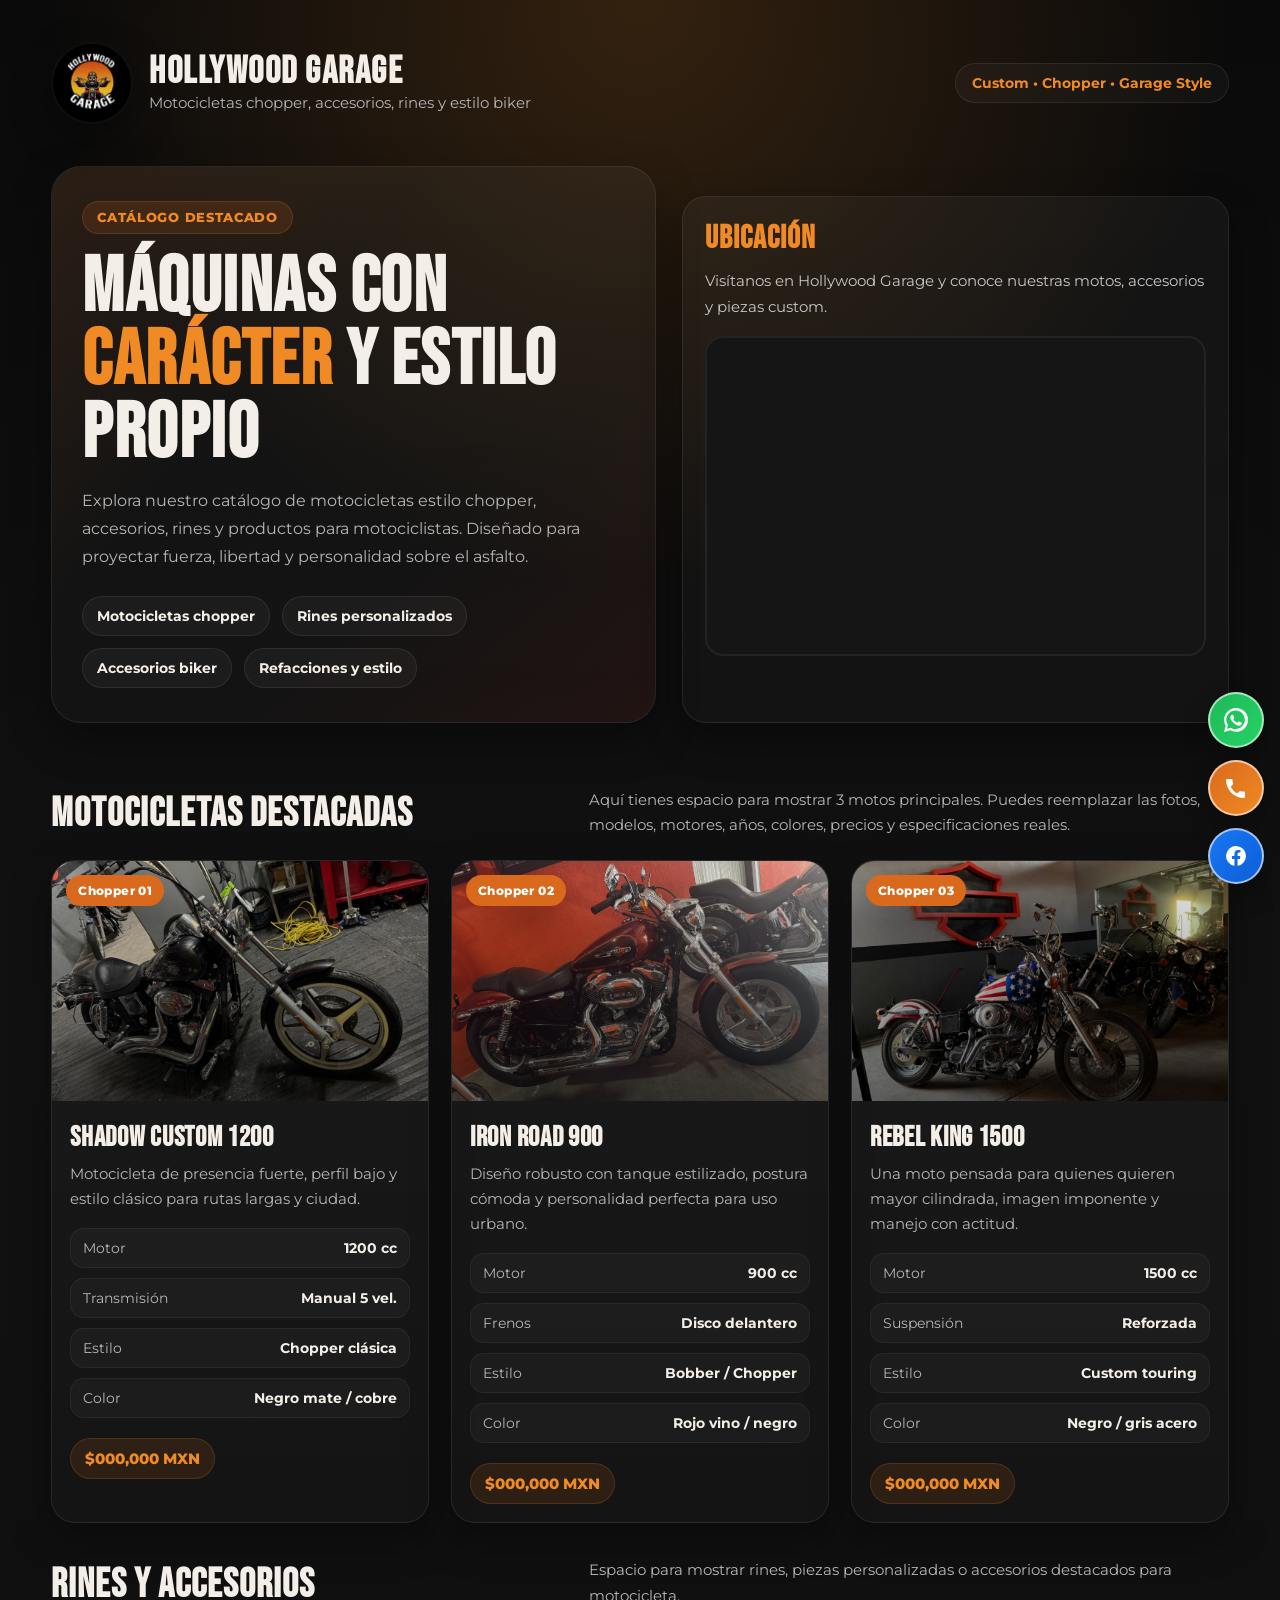
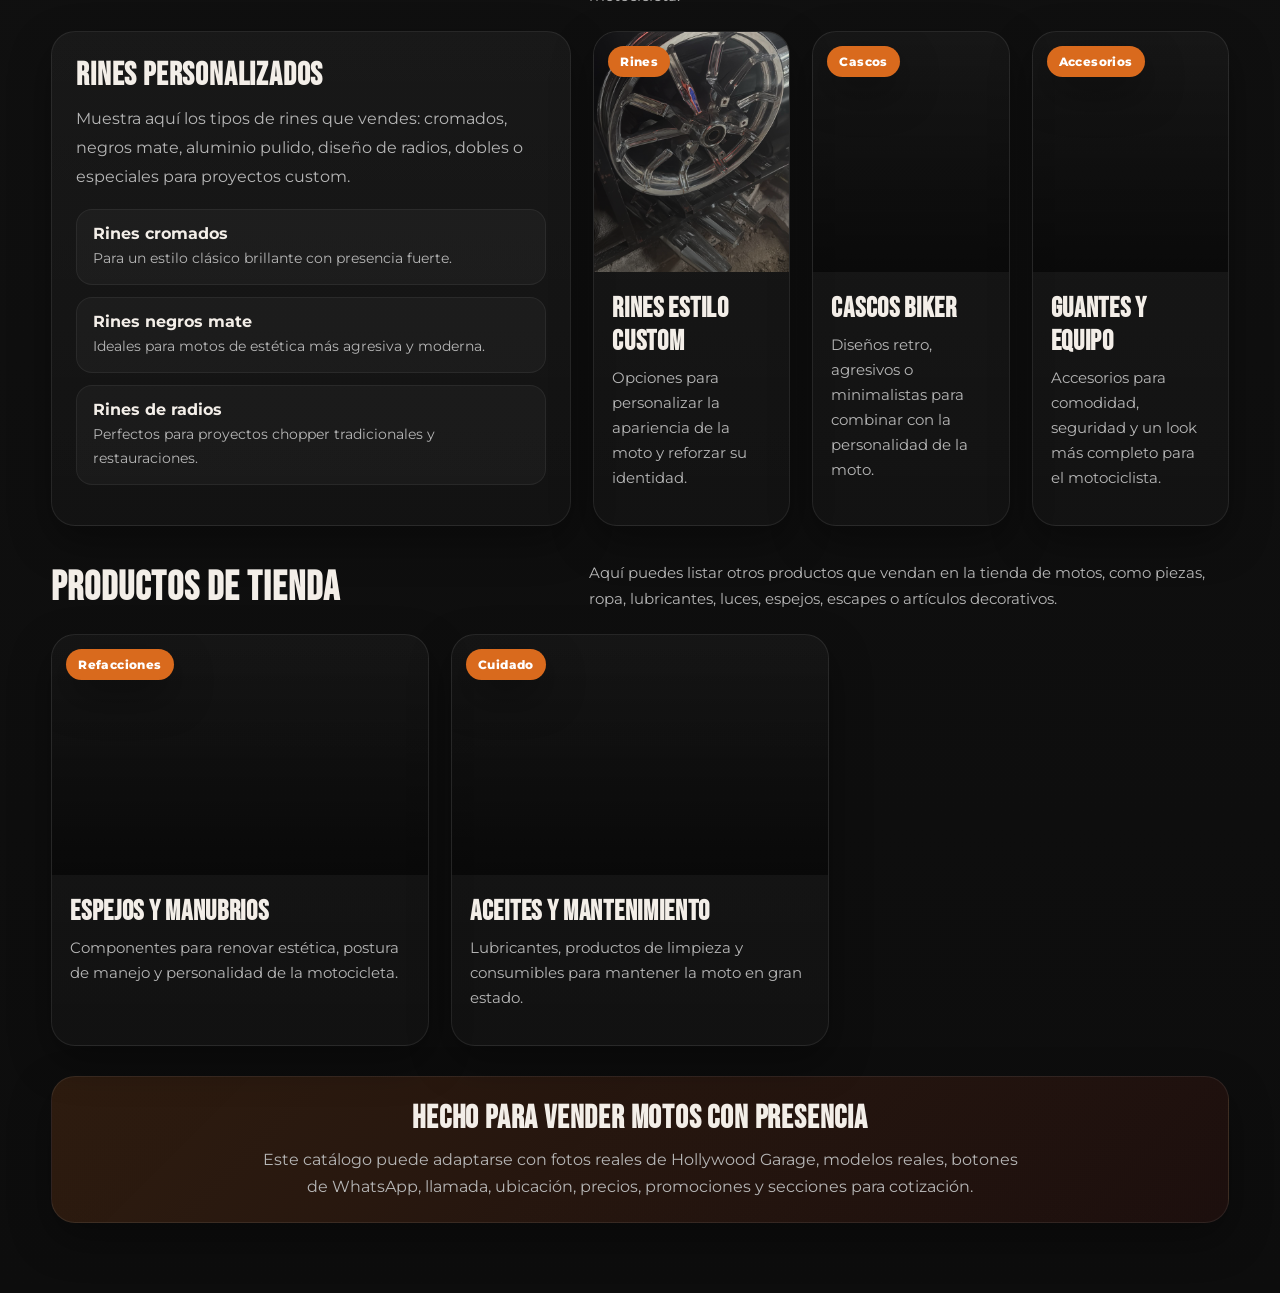
<file: hollywood-garage/index.html>
<!DOCTYPE html>
<html lang="es">

<head>
    <meta charset="UTF-8" />
    <meta name="viewport" content="width=device-width, initial-scale=1.0" />
    <title>Hollywood Garage | Catálogo Web</title>

    <link rel="preconnect" href="https://fonts.googleapis.com">
    <link rel="preconnect" href="https://fonts.gstatic.com" crossorigin>
    <link
        href="https://fonts.googleapis.com/css2?family=Bebas+Neue&family=Montserrat:wght@400;500;600;700;800&display=swap"
        rel="stylesheet">

    <style>
        * {
            margin: 0;
            padding: 0;
            box-sizing: border-box;
        }

        .floating-buttons {
            position: fixed;
            right: 16px;
            bottom: 16px;
            display: flex;
            flex-direction: column;
            gap: 12px;
            z-index: 999;
        }

        .float-btn {
            width: 56px;
            height: 56px;
            border-radius: 50%;
            display: flex;
            align-items: center;
            justify-content: center;
            color: #fff;
            box-shadow: 0 10px 25px rgba(0, 0, 0, 0.35);
            border: 2px solid rgba(255, 255, 255, 0.6);
            transition: all 0.25s ease;
        }

        .float-btn svg {
            width: 24px;
            height: 24px;
        }

        .float-btn:hover {
            transform: scale(1.1) translateY(-2px);
        }

        /* Colores biker */

        .whatsapp {
            background: linear-gradient(135deg, #1fb857, #25D366);
        }

        .phone {
            background: linear-gradient(135deg, #d96a1d, #f08a24);
        }

        .facebook {
            background: linear-gradient(135deg, #1877f2, #0d5ed7);
        }

        /* Mobile */

        @media (max-width: 768px) {
            .float-btn {
                width: 50px;
                height: 50px;
            }

            .float-btn svg {
                width: 20px;
                height: 20px;
            }
        }

        .map-section {
            margin-top: 30px;
            background: linear-gradient(180deg, rgba(255, 255, 255, 0.04), rgba(255, 255, 255, 0.02));
            border: 1px solid rgba(255, 255, 255, 0.08);
            border-radius: 24px;
            padding: 22px;
            box-shadow: 0 16px 38px rgba(0, 0, 0, 0.38);
        }

        .map-title {
            font-family: 'Bebas Neue', sans-serif;
            font-size: 2rem;
            letter-spacing: 1px;
            text-transform: uppercase;
            color: #f08a24;
            margin-bottom: 10px;
        }

        .map-text {
            color: #c7c7c7;
            line-height: 1.7;
            font-size: 0.95rem;
            margin-bottom: 16px;
        }

        .map-embed {
            width: 100%;
            height: 320px;
            border-radius: 18px;
            overflow: hidden;
            border: 2px solid rgba(255, 255, 255, 0.06);
            background: #151515;
        }

        .map-embed iframe {
            width: 100%;
            height: 100%;
            border: 0;
            display: block;
        }

        @media (max-width: 768px) {
            .map-section {
                padding: 18px;
            }

            .map-title {
                font-size: 1.7rem;
            }

            .map-embed {
                height: 260px;
            }
        }

        :root {
            --black: #0b0b0b;
            --black-2: #141414;
            --black-3: #1c1c1c;
            --orange: #d96a1d;
            --orange-2: #f08a24;
            --red-dark: #8e1f12;
            --cream: #f3eee8;
            --gray: #b6b6b6;
            --gray-2: #7d7d7d;
            --line: rgba(255, 255, 255, 0.08);
            --shadow: 0 16px 40px rgba(0, 0, 0, 0.35);
            --radius: 24px;
        }

        body {
            font-family: 'Montserrat', sans-serif;
            background:
                radial-gradient(circle at top, rgba(240, 138, 36, 0.18), transparent 20%),
                linear-gradient(180deg, #0a0a0a, #111111 35%, #0d0d0d 100%);
            color: var(--cream);
            min-height: 100vh;
        }

        a {
            text-decoration: none;
            color: inherit;
        }

        .container {
            width: min(1180px, 92%);
            margin: auto;
        }

        .hero {
            padding: 28px 0 40px;
        }

        .topbar {
            display: flex;
            justify-content: space-between;
            align-items: center;
            gap: 18px;
            margin-bottom: 28px;
            padding: 14px 0;
        }

        .brand {
            display: flex;
            align-items: center;
            gap: 16px;
        }

        .brand img {
            width: 82px;
            height: 82px;
            object-fit: contain;
            border-radius: 50%;
            background: #000;
            box-shadow: var(--shadow);
            border: 2px solid rgba(255, 255, 255, 0.06);
        }

        .brand-text h1 {
            font-family: 'Bebas Neue', sans-serif;
            font-size: 2.4rem;
            letter-spacing: 1.5px;
            line-height: 0.95;
            color: var(--cream);
        }

        .brand-text p {
            color: var(--gray);
            font-size: 0.92rem;
            margin-top: 4px;
        }

        .tagline {
            font-size: 0.9rem;
            font-weight: 700;
            padding: 10px 16px;
            border: 1px solid var(--line);
            background: rgba(255, 255, 255, 0.03);
            border-radius: 999px;
            color: var(--orange-2);
        }

        .hero-box {
            display: grid;
            grid-template-columns: 1.05fr 0.95fr;
            gap: 26px;
            align-items: stretch;
        }

        .hero-copy,
        .hero-image {
            background: linear-gradient(180deg, rgba(255, 255, 255, 0.04), rgba(255, 255, 255, 0.02));
            border: 1px solid var(--line);
            border-radius: 30px;
            box-shadow: var(--shadow);
            overflow: hidden;
        }

        .hero-copy {
            padding: 34px 30px;
            display: flex;
            flex-direction: column;
            justify-content: center;
            min-height: 440px;
            position: relative;
        }

        .hero-copy::before {
            content: "";
            position: absolute;
            inset: 0;
            background:
                linear-gradient(130deg, rgba(217, 106, 29, 0.12), transparent 35%),
                linear-gradient(320deg, rgba(142, 31, 18, 0.12), transparent 35%);
            pointer-events: none;
        }

        .hero-copy>* {
            position: relative;
            z-index: 1;
        }

        .eyebrow {
            display: inline-block;
            width: fit-content;
            padding: 8px 14px;
            border-radius: 999px;
            background: rgba(217, 106, 29, 0.14);
            color: var(--orange-2);
            font-size: 0.8rem;
            font-weight: 800;
            letter-spacing: 0.7px;
            margin-bottom: 18px;
            border: 1px solid rgba(240, 138, 36, 0.18);
        }

        .hero-copy h2 {
            font-family: 'Bebas Neue', sans-serif;
            font-size: clamp(2.5rem, 6vw, 5rem);
            line-height: 0.95;
            letter-spacing: 1.5px;
            margin-bottom: 16px;
            color: var(--cream);
        }

        .hero-copy h2 span {
            color: var(--orange-2);
        }

        .hero-copy p {
            color: var(--gray);
            line-height: 1.8;
            max-width: 580px;
            margin-bottom: 24px;
            font-size: 0.98rem;
        }

        .hero-badges {
            display: flex;
            flex-wrap: wrap;
            gap: 12px;
        }

        .hero-badges span {
            padding: 10px 14px;
            border-radius: 999px;
            background: rgba(255, 255, 255, 0.04);
            border: 1px solid var(--line);
            font-size: 0.88rem;
            font-weight: 700;
            color: var(--cream);
        }

        .hero-image {
            min-height: 440px;
            background:
                linear-gradient(to top, rgba(0, 0, 0, 0.85), rgba(0, 0, 0, 0.2)),
                url('local.jpg') center/cover no-repeat;
            display: flex;
            align-items: end;
            padding: 26px;
            position: relative;
        }

        .hero-image::after {
            content: "";
            position: absolute;
            top: 20px;
            right: 20px;
            width: 82px;
            height: 82px;
            border-radius: 50%;
            background: radial-gradient(circle, var(--orange-2), var(--red-dark));
            opacity: 0.85;
            filter: blur(0.5px);
        }

        .hero-card {
            position: relative;
            z-index: 1;
            background: rgba(10, 10, 10, 0.7);
            border: 1px solid rgba(255, 255, 255, 0.08);
            backdrop-filter: blur(8px);
            border-radius: 20px;
            padding: 18px;
            max-width: 290px;
        }

        .hero-card strong {
            display: block;
            font-size: 1rem;
            margin-bottom: 8px;
            color: var(--cream);
        }

        .hero-card p {
            color: var(--gray);
            font-size: 0.9rem;
            line-height: 1.6;
        }

        section {
            padding: 24px 0 10px;
        }

        .section-head {
            display: flex;
            justify-content: space-between;
            align-items: end;
            gap: 20px;
            margin-bottom: 22px;
        }

        .section-head h3 {
            font-family: 'Bebas Neue', sans-serif;
            font-size: 2.5rem;
            letter-spacing: 1px;
            color: var(--cream);
        }

        .section-head p {
            color: var(--gray);
            max-width: 640px;
            line-height: 1.7;
            font-size: 0.95rem;
        }

        .bike-grid,
        .products-grid {
            display: grid;
            gap: 22px;
        }

        .bike-grid {
            grid-template-columns: repeat(3, 1fr);
        }

        .products-grid {
            grid-template-columns: repeat(3, 1fr);
        }

        .bike-card,
        .product-card,
        .info-box {
            background: linear-gradient(180deg, rgba(255, 255, 255, 0.04), rgba(255, 255, 255, 0.02));
            border: 1px solid var(--line);
            border-radius: var(--radius);
            overflow: hidden;
            box-shadow: var(--shadow);
        }

        .bike-image,
        .product-image {
            height: 240px;
            background-size: cover;
            background-position: center;
            position: relative;
        }

        .bike-image::after,
        .product-image::after {
            content: "";
            position: absolute;
            inset: 0;
            background: linear-gradient(to top, rgba(0, 0, 0, 0.55), rgba(0, 0, 0, 0.08));
        }

        .badge {
            position: absolute;
            top: 14px;
            left: 14px;
            z-index: 1;
            background: var(--orange);
            color: #fff;
            padding: 8px 12px;
            border-radius: 999px;
            font-size: 0.76rem;
            font-weight: 800;
            letter-spacing: 0.4px;
            box-shadow: var(--shadow);
        }

        .bike-body,
        .product-body {
            padding: 20px 18px 18px;
        }

        .bike-body h4,
        .product-body h4 {
            font-family: 'Bebas Neue', sans-serif;
            font-size: 1.75rem;
            letter-spacing: 0.7px;
            margin-bottom: 8px;
            color: var(--cream);
        }

        .bike-body p,
        .product-body p {
            color: var(--gray);
            line-height: 1.7;
            font-size: 0.92rem;
            margin-bottom: 16px;
        }

        .specs {
            display: grid;
            gap: 10px;
            margin-bottom: 16px;
        }

        .spec {
            display: flex;
            justify-content: space-between;
            gap: 10px;
            padding: 10px 12px;
            border-radius: 14px;
            background: rgba(255, 255, 255, 0.03);
            border: 1px solid rgba(255, 255, 255, 0.05);
            font-size: 0.9rem;
        }

        .spec span:first-child {
            color: var(--gray);
        }

        .spec span:last-child {
            color: var(--cream);
            font-weight: 700;
            text-align: right;
        }

        .price {
            display: inline-block;
            margin-top: 4px;
            padding: 10px 14px;
            border-radius: 999px;
            background: rgba(217, 106, 29, 0.13);
            border: 1px solid rgba(240, 138, 36, 0.18);
            color: var(--orange-2);
            font-weight: 800;
            font-size: 0.95rem;
        }

        .split-section {
            display: grid;
            grid-template-columns: 0.9fr 1.1fr;
            gap: 22px;
            margin-top: 8px;
        }

        .info-box {
            padding: 24px;
        }

        .info-box h4 {
            font-family: 'Bebas Neue', sans-serif;
            font-size: 2rem;
            letter-spacing: 0.8px;
            margin-bottom: 10px;
            color: var(--cream);
        }

        .info-box p {
            color: var(--gray);
            line-height: 1.8;
            margin-bottom: 18px;
        }

        .mini-list {
            display: grid;
            gap: 12px;
        }

        .mini-item {
            padding: 14px 16px;
            border-radius: 16px;
            background: rgba(255, 255, 255, 0.03);
            border: 1px solid rgba(255, 255, 255, 0.06);
        }

        .mini-item strong {
            display: block;
            color: var(--cream);
            margin-bottom: 4px;
        }

        .mini-item span {
            color: var(--gray);
            font-size: 0.9rem;
            line-height: 1.6;
        }

        .footer-note {
            margin: 30px 0 60px;
            padding: 22px;
            border-radius: 24px;
            background: linear-gradient(135deg, rgba(217, 106, 29, 0.16), rgba(142, 31, 18, 0.12));
            border: 1px solid rgba(255, 255, 255, 0.08);
            box-shadow: var(--shadow);
            text-align: center;
        }

        .footer-note h4 {
            font-family: 'Bebas Neue', sans-serif;
            font-size: 2rem;
            letter-spacing: 0.8px;
            margin-bottom: 8px;
        }

        .footer-note p {
            color: var(--gray);
            line-height: 1.7;
            max-width: 760px;
            margin: auto;
        }

        @media (max-width: 1050px) {

            .bike-grid,
            .products-grid,
            .split-section,
            .hero-box {
                grid-template-columns: 1fr;
            }
        }

        @media (max-width: 760px) {
            .topbar {
                flex-direction: column;
                align-items: flex-start;
            }

            .section-head {
                flex-direction: column;
                align-items: flex-start;
            }

            .bike-grid,
            .products-grid {
                grid-template-columns: 1fr;
            }

            .hero-copy,
            .hero-image {
                min-height: auto;
            }

            .hero-copy {
                padding: 28px 22px;
            }

            .brand img {
                width: 66px;
                height: 66px;
            }

            .brand-text h1 {
                font-size: 2rem;
            }

            .hero-copy h2 {
                font-size: 3rem;
            }

            .bike-image,
            .product-image {
                height: 220px;
            }
        }
    </style>
</head>

<body>

    <header class="hero">
        <div class="container">

            <div class="topbar">
                <div class="brand">
                    <img src="hollywood-garage-logo.jpg" alt="Hollywood Garage Logo">
                    <div class="brand-text">
                        <h1>Hollywood Garage</h1>
                        <p>Motocicletas chopper, accesorios, rines y estilo biker</p>
                    </div>
                </div>

                <div class="tagline">Custom • Chopper • Garage Style</div>
            </div>

            <div class="hero-box">
                <div class="hero-copy">
                    <span class="eyebrow">CATÁLOGO DESTACADO</span>
                    <h2>Máquinas con <span>carácter</span> y estilo propio</h2>
                    <p>
                        Explora nuestro catálogo de motocicletas estilo chopper, accesorios, rines y productos
                        para motociclistas. Diseñado para proyectar fuerza, libertad y personalidad sobre el asfalto.
                    </p>

                    <div class="hero-badges">
                        <span>Motocicletas chopper</span>
                        <span>Rines personalizados</span>
                        <span>Accesorios biker</span>
                        <span>Refacciones y estilo</span>
                    </div>
                </div>

                <div class="map-section" id="mapa">
                    <h3 class="map-title">Ubicación</h3>
                    <p class="map-text">Visítanos en Hollywood Garage y conoce nuestras motos, accesorios y piezas
                        custom.</p>

                    <div class="map-embed">
                        <!-- Reemplaza este bloque por tu iframe real de Google Maps -->
                        <iframe
                            src="https://www.google.com/maps/embed?pb=!1m17!1m12!1m3!1d1851.0277821164882!2d-102.26791289757558!3d21.893936018108175!2m3!1f0!2f0!3f0!3m2!1i1024!2i768!4f13.1!3m2!1m1!2zMjHCsDUzJzM3LjUiTiAxMDLCsDE2JzA0LjciVw!5e0!3m2!1ses!2smx!4v1774639755618!5m2!1ses!2smx"
                            allowfullscreen="" loading="lazy" referrerpolicy="no-referrer-when-downgrade">
                        </iframe>
                    </div>
                </div>

            </div>
    </header>

    <section>
        <div class="container">
            <div class="section-head">
                <div>
                    <h3>Motocicletas destacadas</h3>
                </div>
                <p>
                    Aquí tienes espacio para mostrar 3 motos principales. Puedes reemplazar las fotos,
                    modelos, motores, años, colores, precios y especificaciones reales.
                </p>
            </div>

            <div class="bike-grid">
                <article class="bike-card">
                    <div class="bike-image" style="background-image: url(chopper1.jpg)">
                        <span class="badge">Chopper 01</span>
                    </div>
                    <div class="bike-body">
                        <h4>Shadow Custom 1200</h4>
                        <p>Motocicleta de presencia fuerte, perfil bajo y estilo clásico para rutas largas y ciudad.</p>

                        <div class="specs">
                            <div class="spec"><span>Motor</span><span>1200 cc</span></div>
                            <div class="spec"><span>Transmisión</span><span>Manual 5 vel.</span></div>
                            <div class="spec"><span>Estilo</span><span>Chopper clásica</span></div>
                            <div class="spec"><span>Color</span><span>Negro mate / cobre</span></div>
                        </div>

                        <span class="price">$000,000 MXN</span>
                    </div>
                </article>

                <article class="bike-card">
                    <div class="bike-image" style="background-image: url('chopper2.jpg');">
                        <span class="badge">Chopper 02</span>
                    </div>
                    <div class="bike-body">
                        <h4>Iron Road 900</h4>
                        <p>Diseño robusto con tanque estilizado, postura cómoda y personalidad perfecta para uso urbano.
                        </p>

                        <div class="specs">
                            <div class="spec"><span>Motor</span><span>900 cc</span></div>
                            <div class="spec"><span>Frenos</span><span>Disco delantero</span></div>
                            <div class="spec"><span>Estilo</span><span>Bobber / Chopper</span></div>
                            <div class="spec"><span>Color</span><span>Rojo vino / negro</span></div>
                        </div>

                        <span class="price">$000,000 MXN</span>
                    </div>
                </article>

                <article class="bike-card">
                    <div class="bike-image" style="background-image: url('chopper3.jpg');">
                        <span class="badge">Chopper 03</span>
                    </div>
                    <div class="bike-body">
                        <h4>Rebel King 1500</h4>
                        <p>Una moto pensada para quienes quieren mayor cilindrada, imagen imponente y manejo con
                            actitud.</p>

                        <div class="specs">
                            <div class="spec"><span>Motor</span><span>1500 cc</span></div>
                            <div class="spec"><span>Suspensión</span><span>Reforzada</span></div>
                            <div class="spec"><span>Estilo</span><span>Custom touring</span></div>
                            <div class="spec"><span>Color</span><span>Negro / gris acero</span></div>
                        </div>

                        <span class="price">$000,000 MXN</span>
                    </div>
                </article>
            </div>
        </div>
    </section>

    <section>
        <div class="container">
            <div class="section-head">
                <div>
                    <h3>Rines y accesorios</h3>
                </div>
                <p>
                    Espacio para mostrar rines, piezas personalizadas o accesorios destacados para motocicleta.
                </p>
            </div>

            <div class="split-section">
                <div class="info-box">
                    <h4>Rines personalizados</h4>
                    <p>
                        Muestra aquí los tipos de rines que vendes: cromados, negros mate, aluminio pulido,
                        diseño de radios, dobles o especiales para proyectos custom.
                    </p>

                    <div class="mini-list">
                        <div class="mini-item">
                            <strong>Rines cromados</strong>
                            <span>Para un estilo clásico brillante con presencia fuerte.</span>
                        </div>

                        <div class="mini-item">
                            <strong>Rines negros mate</strong>
                            <span>Ideales para motos de estética más agresiva y moderna.</span>
                        </div>

                        <div class="mini-item">
                            <strong>Rines de radios</strong>
                            <span>Perfectos para proyectos chopper tradicionales y restauraciones.</span>
                        </div>
                    </div>
                </div>

                <div class="products-grid">
                    <article class="product-card">
                        <div class="product-image" style="background-image: url('rin.jpg');">
                            <span class="badge">Rines</span>
                        </div>
                        <div class="product-body">
                            <h4>Rines estilo custom</h4>
                            <p>Opciones para personalizar la apariencia de la moto y reforzar su identidad.</p>
                        </div>
                    </article>

                    <article class="product-card">
                        <div class="product-image"
                            style="background-image: url('https://http2.mlstatic.com/D_Q_NP_2X_851755-CBT100684365944_122025-P-casco-para-motocross-certificado-dot-con-gogles-y-regalos.webp');">
                            <span class="badge">Cascos</span>
                        </div>
                        <div class="product-body">
                            <h4>Cascos biker</h4>
                            <p>Diseños retro, agresivos o minimalistas para combinar con la personalidad de la moto.</p>
                        </div>
                    </article>

                    <article class="product-card">
                        <div class="product-image"
                            style="background-image: url('https://i5.walmartimages.com/asr/5f7477c2-8159-481a-bfc6-608ba16c6380.ecdc2f102d03ffa663684dc7755fcfce.jpeg?odnHeight=612&odnWidth=612&odnBg=FFFFFF');">
                            <span class="badge">Accesorios</span>
                        </div>
                        <div class="product-body">
                            <h4>Guantes y equipo</h4>
                            <p>Accesorios para comodidad, seguridad y un look más completo para el motociclista.</p>
                        </div>
                    </article>
                </div>
            </div>
        </div>
    </section>

    <section>
        <div class="container">
            <div class="section-head">
                <div>
                    <h3>Productos de tienda</h3>
                </div>
                <p>
                    Aquí puedes listar otros productos que vendan en la tienda de motos, como piezas,
                    ropa, lubricantes, luces, espejos, escapes o artículos decorativos.
                </p>
            </div>

            <div class="products-grid">
                <article class="product-card">
                    <div class="product-image"
                        style="background-image: url('https://img.freepik.com/foto-gratis/mujer-senior-alto-angulo-motocicleta_23-2150909375.jpg?semt=ais_hybrid&w=740&q=80');">
                        <span class="badge">Refacciones</span>
                    </div>
                    <div class="product-body">
                        <h4>Espejos y manubrios</h4>
                        <p>Componentes para renovar estética, postura de manejo y personalidad de la motocicleta.</p>
                    </div>
                </article>

                <article class="product-card">
                    <div class="product-image"
                        style="background-image: url('https://www.bardahl.com.mx/wp-content/uploads/2016/10/Cambia-Aceite-Motocicleta.jpg');">
                        <span class="badge">Cuidado</span>
                    </div>
                    <div class="product-body">
                        <h4>Aceites y mantenimiento</h4>
                        <p>Lubricantes, productos de limpieza y consumibles para mantener la moto en gran estado.</p>
                    </div>
                </article>
            </div>

            <div class="footer-note">
                <h4>Hecho para vender motos con presencia</h4>
                <p>
                    Este catálogo puede adaptarse con fotos reales de Hollywood Garage, modelos reales,
                    botones de WhatsApp, llamada, ubicación, precios, promociones y secciones para cotización.
                </p>
            </div>
        </div>
    </section>

    <div class="floating-buttons">

        <!-- WhatsApp -->
        <a href="https://wa.me/524492111544" target="_blank" class="float-btn whatsapp">
            <svg viewBox="0 0 24 24" fill="currentColor">
                <path
                    d="M20.52 3.48A11.94 11.94 0 0012.05 0C5.48 0 .13 5.35.13 11.93c0 2.1.55 4.16 1.6 5.98L0 24l6.23-1.63a11.9 11.9 0 005.82 1.49h.01c6.57 0 11.92-5.35 11.92-11.93 0-3.18-1.24-6.16-3.46-8.38zM12.06 21.3c-1.77 0-3.5-.47-5.02-1.37l-.36-.21-3.7.97.99-3.61-.23-.37a9.27 9.27 0 01-1.43-4.97c0-5.13 4.17-9.3 9.3-9.3 2.48 0 4.8.97 6.56 2.72a9.25 9.25 0 012.73 6.58c0 5.13-4.17 9.3-9.3 9.3zm5.1-6.97c-.28-.14-1.65-.81-1.9-.9-.26-.09-.45-.14-.64.14-.19.28-.73.9-.9 1.08-.16.19-.33.21-.6.07-.28-.14-1.17-.43-2.22-1.37-.82-.73-1.37-1.63-1.53-1.9-.16-.28-.02-.43.12-.57.13-.13.28-.33.42-.5.14-.16.19-.28.28-.47.09-.19.05-.35-.02-.5-.07-.14-.64-1.54-.88-2.11-.23-.56-.47-.48-.64-.49-.17-.01-.35-.01-.54-.01-.19 0-.5.07-.76.35-.26.28-1 1-1 2.44s1.02 2.83 1.16 3.02c.14.19 2 3.05 4.85 4.27.68.29 1.21.46 1.62.59.68.22 1.3.19 1.79.12.55-.08 1.65-.67 1.88-1.32.23-.65.23-1.21.16-1.32-.07-.12-.26-.19-.54-.33z" />
            </svg>
        </a>

        <!-- Teléfono -->
        <a href="tel:4493445070" class="float-btn phone">
            <svg viewBox="0 0 24 24" fill="currentColor">
                <path
                    d="M6.62 10.79a15.054 15.054 0 006.59 6.59l2.2-2.2a1 1 0 011.01-.24c1.12.37 2.33.57 3.58.57a1 1 0 011 1V21a1 1 0 01-1 1C10.07 22 2 13.93 2 4a1 1 0 011-1h4.5a1 1 0 011 1c0 1.25.2 2.46.57 3.58a1 1 0 01-.24 1.01l-2.21 2.2z" />
            </svg>
        </a>

        <!-- Facebook -->
        <a href="#" target="_blank" class="float-btn facebook">
            <svg viewBox="0 0 24 24" fill="currentColor">
                <path
                    d="M22 12a10 10 0 10-11.56 9.87v-6.99H7.9V12h2.54V9.8c0-2.5 1.5-3.89 3.78-3.89 1.1 0 2.24.2 2.24.2v2.46h-1.26c-1.24 0-1.62.77-1.62 1.56V12h2.76l-.44 2.88h-2.32v6.99A10 10 0 0022 12z" />
            </svg>
        </a>

    </div>

</body>

</html>
</file>
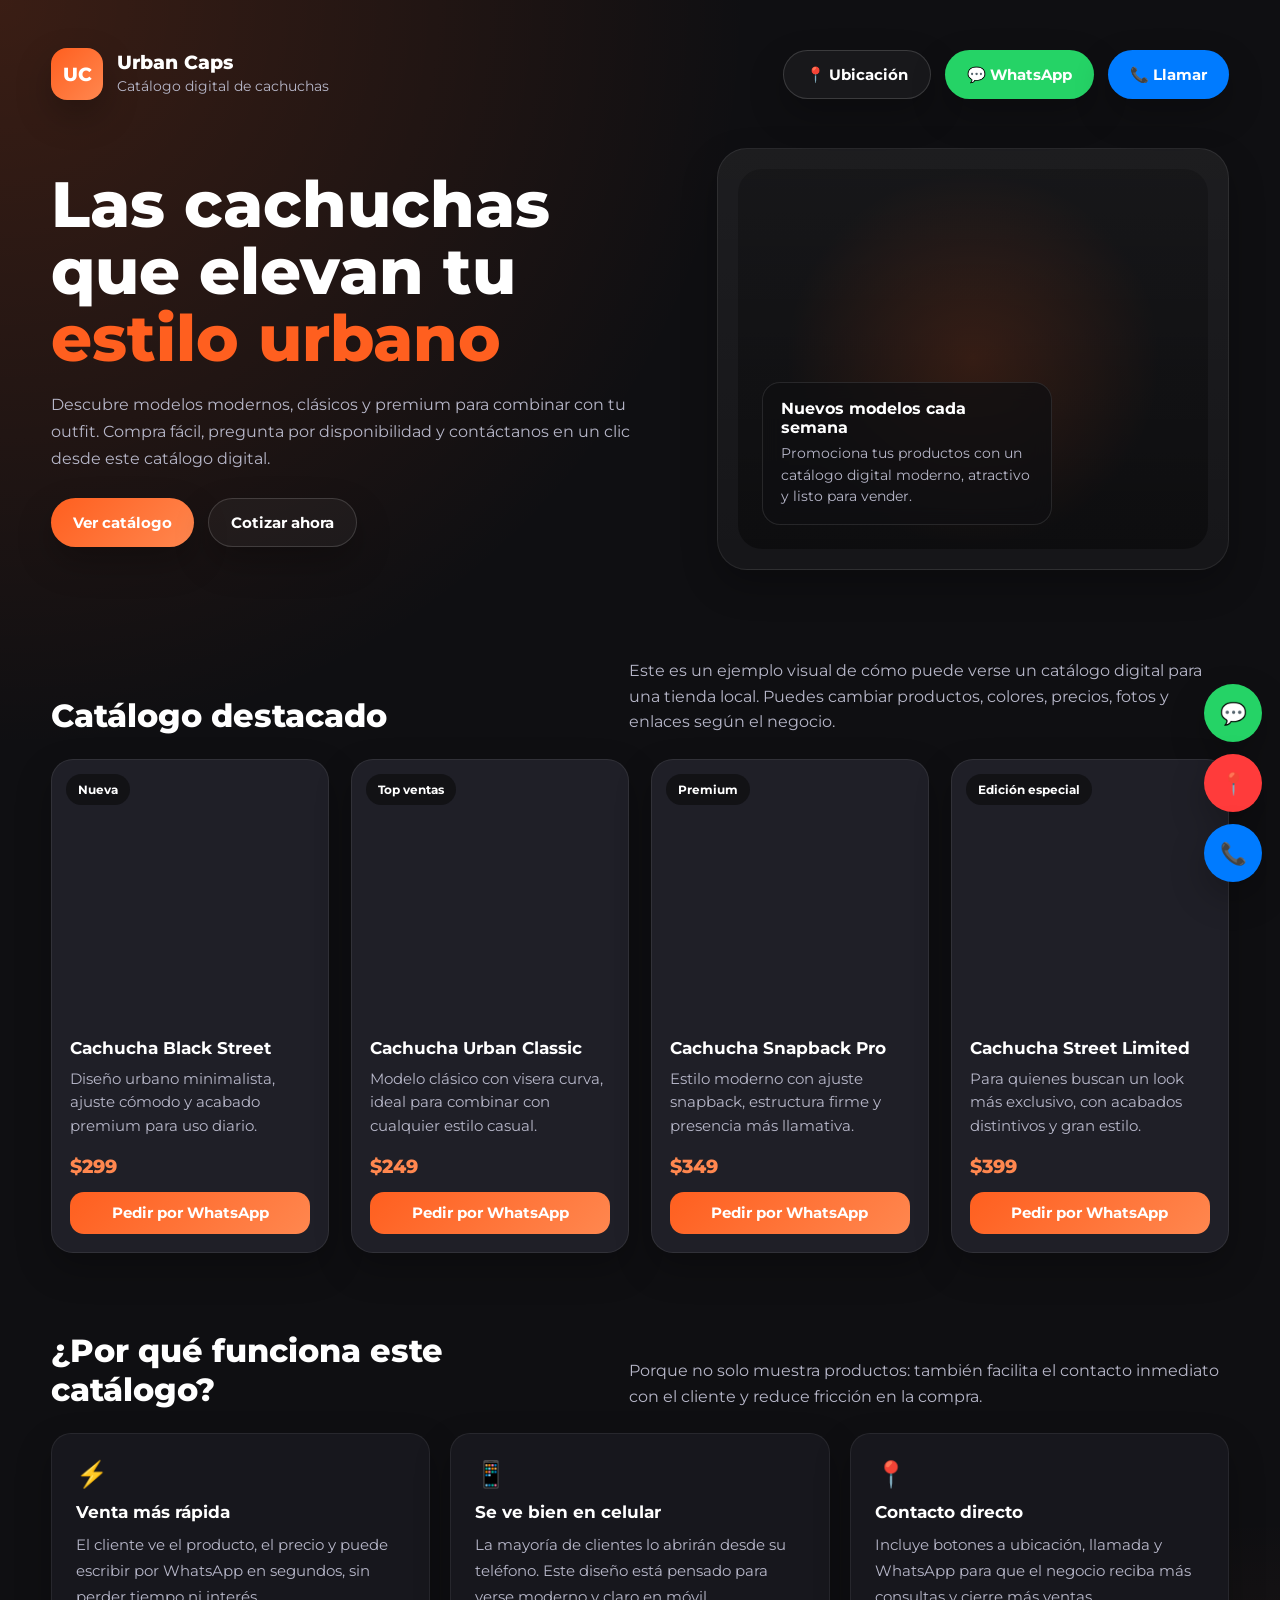
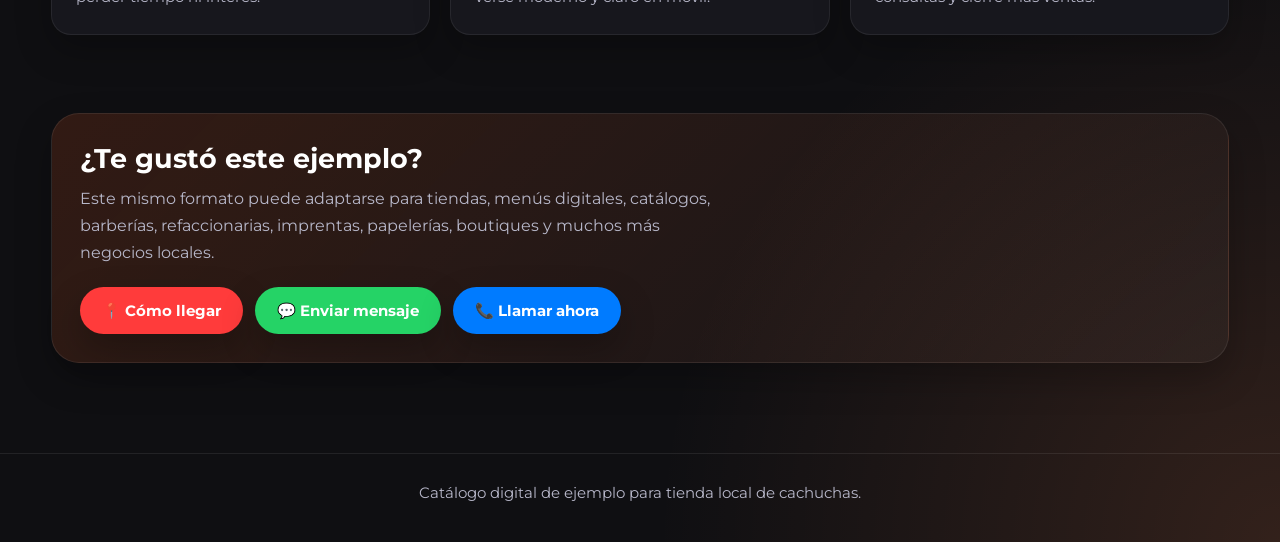
<file: catalogo-uno.html>
<!DOCTYPE html>
<html lang="es">

<head>
  <meta charset="UTF-8" />
  <meta name="viewport" content="width=device-width, initial-scale=1.0" />
  <title>Urban Caps | Catálogo Digital</title>
  <link rel="icon" type="image/x-icon" href="/img/favicon.png">
  <link rel="preconnect" href="https://fonts.googleapis.com">
  <link rel="preconnect" href="https://fonts.gstatic.com" crossorigin>
  <link href="https://fonts.googleapis.com/css2?family=Montserrat:wght@400;500;600;700;800&display=swap"
    rel="stylesheet">
  <style>
    * {
      margin: 0;
      padding: 0;
      box-sizing: border-box;
      font-family: 'Montserrat', sans-serif;
    }

    :root {
      --bg: #0f0f12;
      --bg-soft: #17171d;
      --card: #1f1f27;
      --text: #ffffff;
      --muted: #b7b7c9;
      --primary: #ff5f1f;
      --primary-2: #ff874f;
      --success: #25d366;
      --call: #007bff;
      --maps: #ff3b3b;
      --shadow: 0 15px 35px rgba(0, 0, 0, 0.25);
      --radius: 22px;
    }

    body {
      background:
        radial-gradient(circle at top left, rgba(255, 95, 31, 0.18), transparent 30%),
        radial-gradient(circle at bottom right, rgba(255, 135, 79, 0.15), transparent 25%),
        var(--bg);
      color: var(--text);
      min-height: 100vh;
    }

    a {
      text-decoration: none;
      color: inherit;
    }

    .container {
      width: min(1200px, 92%);
      margin: auto;
    }

    .hero {
      padding: 30px 0 60px;
    }

    .topbar {
      display: flex;
      justify-content: space-between;
      align-items: center;
      gap: 20px;
      padding: 18px 0;
    }

    .brand {
      display: flex;
      align-items: center;
      gap: 14px;
    }

    .brand-logo {
      width: 52px;
      height: 52px;
      border-radius: 16px;
      background: linear-gradient(135deg, var(--primary), var(--primary-2));
      display: grid;
      place-items: center;
      font-weight: 800;
      font-size: 1.2rem;
      box-shadow: var(--shadow);
    }

    .brand-text h1 {
      font-size: 1.2rem;
      line-height: 1;
      font-weight: 800;
    }

    .brand-text p {
      font-size: 0.88rem;
      color: var(--muted);
      margin-top: 4px;
    }

    .main-hero {
      display: grid;
      grid-template-columns: 1.1fr 0.9fr;
      align-items: center;
      gap: 40px;
      padding-top: 30px;
    }

    .hero-copy h2 {
      font-size: clamp(2rem, 5vw, 4.2rem);
      line-height: 1.05;
      font-weight: 800;
      margin-bottom: 18px;
    }

    .hero-copy h2 span {
      color: var(--primary);
    }

    .hero-copy p {
      color: var(--muted);
      font-size: 1rem;
      line-height: 1.7;
      max-width: 580px;
      margin-bottom: 26px;
    }

    .cta-group {
      display: flex;
      flex-wrap: wrap;
      gap: 14px;
    }

    .btn {
      padding: 14px 22px;
      border-radius: 999px;
      font-weight: 700;
      font-size: 0.95rem;
      transition: 0.25s ease;
      display: inline-flex;
      align-items: center;
      justify-content: center;
      gap: 10px;
      box-shadow: var(--shadow);
    }

    .btn:hover {
      transform: translateY(-3px);
    }

    .btn-primary {
      background: linear-gradient(135deg, var(--primary), var(--primary-2));
      color: white;
    }

    .btn-outline {
      border: 1px solid rgba(255, 255, 255, 0.15);
      background: rgba(255, 255, 255, 0.04);
      color: white;
    }

    .hero-card {
      background: linear-gradient(180deg, rgba(255, 255, 255, 0.06), rgba(255, 255, 255, 0.03));
      border: 1px solid rgba(255, 255, 255, 0.08);
      border-radius: 30px;
      padding: 20px;
      box-shadow: var(--shadow);
      position: relative;
      overflow: hidden;
      min-height: 420px;
    }

    .hero-card::before {
      content: "";
      position: absolute;
      inset: -60px;
      background: radial-gradient(circle, rgba(255, 95, 31, 0.22), transparent 45%);
      z-index: 0;
    }

    .hero-image {
      position: relative;
      z-index: 1;
      height: 100%;
      min-height: 380px;
      border-radius: 24px;
      background:
        linear-gradient(rgba(0, 0, 0, 0.2), rgba(0, 0, 0, 0.4)),
        url("https://images.unsplash.com/photo-1521369909029-2afed882baee?auto=format&fit=crop&w=900&q=80") center/cover;
      display: flex;
      align-items: flex-end;
      padding: 24px;
    }

    .hero-badge {
      background: rgba(15, 15, 18, 0.75);
      backdrop-filter: blur(10px);
      border: 1px solid rgba(255, 255, 255, 0.1);
      padding: 16px 18px;
      border-radius: 18px;
      max-width: 290px;
    }

    .hero-badge strong {
      display: block;
      font-size: 1rem;
      margin-bottom: 6px;
    }

    .hero-badge span {
      color: var(--muted);
      font-size: 0.9rem;
      line-height: 1.5;
    }

    .section {
      padding: 28px 0 50px;
    }

    .section-title {
      display: flex;
      justify-content: space-between;
      align-items: end;
      gap: 20px;
      margin-bottom: 24px;
    }

    .section-title h3 {
      font-size: 2rem;
      font-weight: 800;
    }

    .section-title p {
      color: var(--muted);
      max-width: 600px;
      line-height: 1.6;
    }

    .catalog-grid {
      display: grid;
      grid-template-columns: repeat(4, 1fr);
      gap: 22px;
    }

    .card {
      background: var(--card);
      border: 1px solid rgba(255, 255, 255, 0.08);
      border-radius: var(--radius);
      overflow: hidden;
      box-shadow: var(--shadow);
      transition: 0.28s ease;
    }

    .card:hover {
      transform: translateY(-6px);
    }

    .card-image {
      height: 260px;
      background-size: cover;
      background-position: center;
      position: relative;
    }

    .tag {
      position: absolute;
      top: 14px;
      left: 14px;
      background: rgba(15, 15, 18, 0.8);
      color: #fff;
      padding: 8px 12px;
      border-radius: 999px;
      font-size: 0.78rem;
      font-weight: 700;
      backdrop-filter: blur(8px);
    }

    .card-body {
      padding: 18px;
    }

    .card-body h4 {
      font-size: 1.05rem;
      margin-bottom: 10px;
    }

    .card-body p {
      font-size: 0.92rem;
      color: var(--muted);
      line-height: 1.6;
      margin-bottom: 16px;
      min-height: 66px;
    }

    .price-row {
      display: flex;
      align-items: center;
      justify-content: space-between;
      gap: 10px;
      margin-bottom: 14px;
    }

    .price {
      font-size: 1.2rem;
      font-weight: 800;
      color: var(--primary-2);
    }

    .mini-btn {
      width: 100%;
      display: inline-flex;
      align-items: center;
      justify-content: center;
      padding: 12px 16px;
      border-radius: 14px;
      background: linear-gradient(135deg, var(--primary), var(--primary-2));
      color: white;
      font-size: 0.92rem;
      font-weight: 700;
      transition: 0.25s ease;
    }

    .mini-btn:hover {
      opacity: 0.92;
    }

    .benefits {
      display: grid;
      grid-template-columns: repeat(3, 1fr);
      gap: 20px;
      margin-top: 10px;
    }

    .benefit {
      background: var(--bg-soft);
      border: 1px solid rgba(255, 255, 255, 0.07);
      border-radius: 20px;
      padding: 24px;
      box-shadow: var(--shadow);
    }

    .benefit .icon {
      font-size: 1.6rem;
      margin-bottom: 12px;
    }

    .benefit h4 {
      margin-bottom: 10px;
      font-size: 1.08rem;
    }

    .benefit p {
      color: var(--muted);
      line-height: 1.7;
      font-size: 0.95rem;
    }

    .contact-section {
      padding-bottom: 90px;
    }

    .contact-box {
      background: linear-gradient(135deg, rgba(255, 95, 31, 0.15), rgba(255, 255, 255, 0.03));
      border: 1px solid rgba(255, 255, 255, 0.08);
      border-radius: 28px;
      padding: 28px;
      display: flex;
      justify-content: space-between;
      align-items: center;
      gap: 20px;
      flex-wrap: wrap;
      box-shadow: var(--shadow);
    }

    .contact-box h3 {
      font-size: 1.7rem;
      margin-bottom: 10px;
    }

    .contact-box p {
      color: var(--muted);
      line-height: 1.7;
      max-width: 650px;
    }

    .action-buttons {
      display: flex;
      flex-wrap: wrap;
      gap: 12px;
    }

    .whatsapp {
      background: var(--success);
      color: white;
    }

    .call {
      background: var(--call);
      color: white;
    }

    .maps {
      background: var(--maps);
      color: white;
    }

    .floating-actions {
      position: fixed;
      right: 18px;
      bottom: 18px;
      display: flex;
      flex-direction: column;
      gap: 12px;
      z-index: 999;
    }

    .float-btn {
      width: 58px;
      height: 58px;
      border-radius: 50%;
      display: grid;
      place-items: center;
      color: white;
      font-size: 1.35rem;
      box-shadow: var(--shadow);
      transition: 0.25s ease;
    }

    .float-btn:hover {
      transform: scale(1.08);
    }

    .footer {
      padding: 30px 0 40px;
      border-top: 1px solid rgba(255, 255, 255, 0.08);
      color: var(--muted);
      text-align: center;
      font-size: 0.92rem;
    }

    @media (max-width: 1100px) {
      .catalog-grid {
        grid-template-columns: repeat(2, 1fr);
      }

      .main-hero {
        grid-template-columns: 1fr;
      }

      .hero-card {
        min-height: auto;
      }

      .benefits {
        grid-template-columns: 1fr;
      }
    }

    @media (max-width: 680px) {
      .topbar {
        flex-direction: column;
        align-items: flex-start;
      }

      .section-title {
        flex-direction: column;
        align-items: flex-start;
      }

      .catalog-grid {
        grid-template-columns: 1fr;
      }

      .hero-copy h2 {
        font-size: 2.2rem;
      }

      .btn {
        width: 100%;
      }

      .action-buttons {
        width: 100%;
      }

      .action-buttons .btn {
        width: 100%;
      }

      .hero-image {
        min-height: 320px;
      }
    }
  </style>
</head>

<body>

  <header class="hero">
    <div class="container">
      <div class="topbar">
        <div class="brand">
          <div class="brand-logo">UC</div>
          <div class="brand-text">
            <h1>Urban Caps</h1>
            <p>Catálogo digital de cachuchas</p>
          </div>
        </div>

        <div class="cta-group">
          <a class="btn btn-outline" href="https://maps.app.goo.gl/Wk78oyDtNKZS2opB8" target="_blank">📍 Ubicación</a>
          <a class="btn whatsapp" href="https://wa.me/524495820032?text=%C2%A1Quiero%20m%C3%A1s%20informaci%C3%B3n!"
            target="_blank">💬 WhatsApp</a>
          <a class="btn call" href="tel:4491386873">📞 Llamar</a>
        </div>
      </div>

      <div class="main-hero">
        <div class="hero-copy">
          <h2>Las cachuchas que elevan tu <span>estilo urbano</span></h2>
          <p>
            Descubre modelos modernos, clásicos y premium para combinar con tu outfit.
            Compra fácil, pregunta por disponibilidad y contáctanos en un clic desde este catálogo digital.
          </p>

          <div class="cta-group">
            <a class="btn btn-primary" href="#catalogo">Ver catálogo</a>
            <a class="btn btn-outline"
              href="https://wa.me/524495820032?text=%C2%A1Quiero%20m%C3%A1s%20informaci%C3%B3n!" target="_blank">Cotizar
              ahora</a>
          </div>
        </div>

        <div class="hero-card">
          <div class="hero-image">
            <div class="hero-badge">
              <strong>Nuevos modelos cada semana</strong>
              <span>Promociona tus productos con un catálogo digital moderno, atractivo y listo para vender.</span>
            </div>
          </div>
        </div>
      </div>
    </div>
  </header>

  <section class="section" id="catalogo">
    <div class="container">
      <div class="section-title">
        <div>
          <h3>Catálogo destacado</h3>
        </div>
        <p>
          Este es un ejemplo visual de cómo puede verse un catálogo digital para una tienda local.
          Puedes cambiar productos, colores, precios, fotos y enlaces según el negocio.
        </p>
      </div>

      <div class="catalog-grid">
        <article class="card">
          <div class="card-image"
            style="background-image: url('https://images.unsplash.com/photo-1517841905240-472988babdf9?auto=format&fit=crop&w=900&q=80');">
            <span class="tag">Nueva</span>
          </div>
          <div class="card-body">
            <h4>Cachucha Black Street</h4>
            <p>Diseño urbano minimalista, ajuste cómodo y acabado premium para uso diario.</p>
            <div class="price-row">
              <span class="price">$299</span>
            </div>
            <a class="mini-btn"
              href="https://wa.me/524495820032?text=Hola,%20quiero%20informaci%C3%B3n%20sobre%20la%20Cachucha%20Black%20Street"
              target="_blank">Pedir por WhatsApp</a>
          </div>
        </article>

        <article class="card">
          <div class="card-image"
            style="background-image: url('https://images.unsplash.com/photo-1521572267360-ee0c2909d518?auto=format&fit=crop&w=900&q=80');">
            <span class="tag">Top ventas</span>
          </div>
          <div class="card-body">
            <h4>Cachucha Urban Classic</h4>
            <p>Modelo clásico con visera curva, ideal para combinar con cualquier estilo casual.</p>
            <div class="price-row">
              <span class="price">$249</span>
            </div>
            <a class="mini-btn"
              href="https://wa.me/524495820032?text=Hola,%20quiero%20informaci%C3%B3n%20sobre%20la%20Cachucha%20Urban%20Classic"
              target="_blank">Pedir por WhatsApp</a>
          </div>
        </article>

        <article class="card">
          <div class="card-image"
            style="background-image: url('https://images.unsplash.com/photo-1503342217505-b0a15ec3261c?auto=format&fit=crop&w=900&q=80');">
            <span class="tag">Premium</span>
          </div>
          <div class="card-body">
            <h4>Cachucha Snapback Pro</h4>
            <p>Estilo moderno con ajuste snapback, estructura firme y presencia más llamativa.</p>
            <div class="price-row">
              <span class="price">$349</span>
            </div>
            <a class="mini-btn"
              href="https://wa.me/524495820032?text=Hola,%20quiero%20informaci%C3%B3n%20sobre%20la%20Cachucha%20Snapback%20Pro"
              target="_blank">Pedir por WhatsApp</a>
          </div>
        </article>

        <article class="card">
          <div class="card-image"
            style="background-image: url('https://images.unsplash.com/photo-1483985988355-763728e1935b?auto=format&fit=crop&w=900&q=80');">
            <span class="tag">Edición especial</span>
          </div>
          <div class="card-body">
            <h4>Cachucha Street Limited</h4>
            <p>Para quienes buscan un look más exclusivo, con acabados distintivos y gran estilo.</p>
            <div class="price-row">
              <span class="price">$399</span>
            </div>
            <a class="mini-btn"
              href="https://wa.me/524495820032?text=Hola,%20quiero%20informaci%C3%B3n%20sobre%20la%20Cachucha%20Street%20Limited"
              target="_blank">Pedir por WhatsApp</a>
          </div>
        </article>
      </div>
    </div>
  </section>

  <section class="section">
    <div class="container">
      <div class="section-title">
        <div>
          <h3>¿Por qué funciona este catálogo?</h3>
        </div>
        <p>
          Porque no solo muestra productos: también facilita el contacto inmediato con el cliente y reduce fricción en
          la compra.
        </p>
      </div>

      <div class="benefits">
        <div class="benefit">
          <div class="icon">⚡</div>
          <h4>Venta más rápida</h4>
          <p>El cliente ve el producto, el precio y puede escribir por WhatsApp en segundos, sin perder tiempo ni
            interés.</p>
        </div>

        <div class="benefit">
          <div class="icon">📱</div>
          <h4>Se ve bien en celular</h4>
          <p>La mayoría de clientes lo abrirán desde su teléfono. Este diseño está pensado para verse moderno y claro en
            móvil.</p>
        </div>

        <div class="benefit">
          <div class="icon">📍</div>
          <h4>Contacto directo</h4>
          <p>Incluye botones a ubicación, llamada y WhatsApp para que el negocio reciba más consultas y cierre más
            ventas.</p>
        </div>
      </div>
    </div>
  </section>

  <section class="section contact-section">
    <div class="container">
      <div class="contact-box">
        <div>
          <h3>¿Te gustó este ejemplo?</h3>
          <p>
            Este mismo formato puede adaptarse para tiendas, menús digitales, catálogos, barberías, refaccionarias,
            imprentas, papelerías, boutiques y muchos más negocios locales.
          </p>
        </div>

        <div class="action-buttons">
          <a class="btn maps" href="https://maps.app.goo.gl/Wk78oyDtNKZS2opB8" target="_blank">📍 Cómo llegar</a>
          <a class="btn whatsapp" href="https://wa.me/524495820032?text=%C2%A1Quiero%20m%C3%A1s%20informaci%C3%B3n!"
            target="_blank">💬 Enviar mensaje</a>
          <a class="btn call" href="tel:4491386873">📞 Llamar ahora</a>
        </div>
      </div>
    </div>
  </section>

  <div class="floating-actions">
    <a class="float-btn whatsapp" href="https://wa.me/524495820032?text=%C2%A1Quiero%20m%C3%A1s%20informaci%C3%B3n!"
      target="_blank" title="WhatsApp">💬</a>
    <a class="float-btn maps" href="https://maps.app.goo.gl/Wk78oyDtNKZS2opB8" target="_blank" title="Ubicación">📍</a>
    <a class="float-btn call" href="tel:4491386873" title="Llamar">📞</a>
  </div>

  <footer class="footer">
    <div class="container">
      Catálogo digital de ejemplo para tienda local de cachuchas.
    </div>
  </footer>

</body>

</html>
</file>
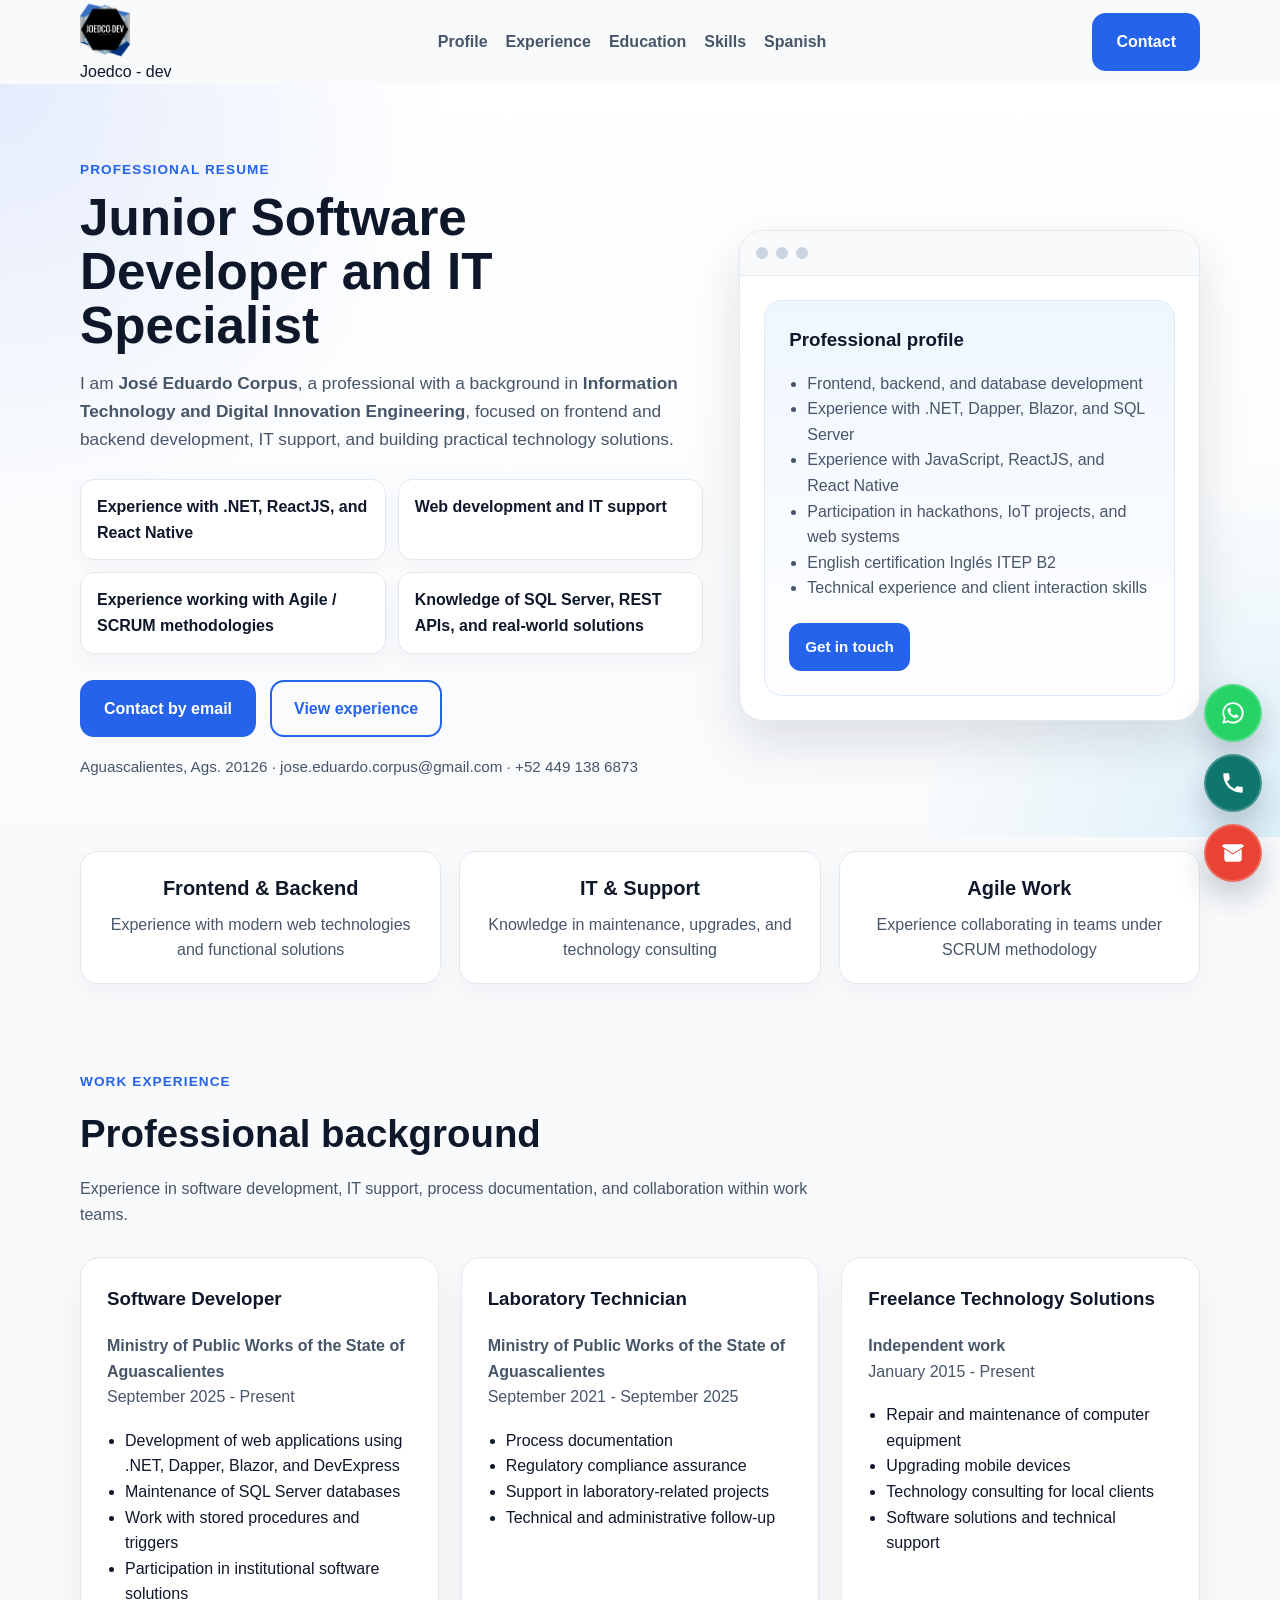
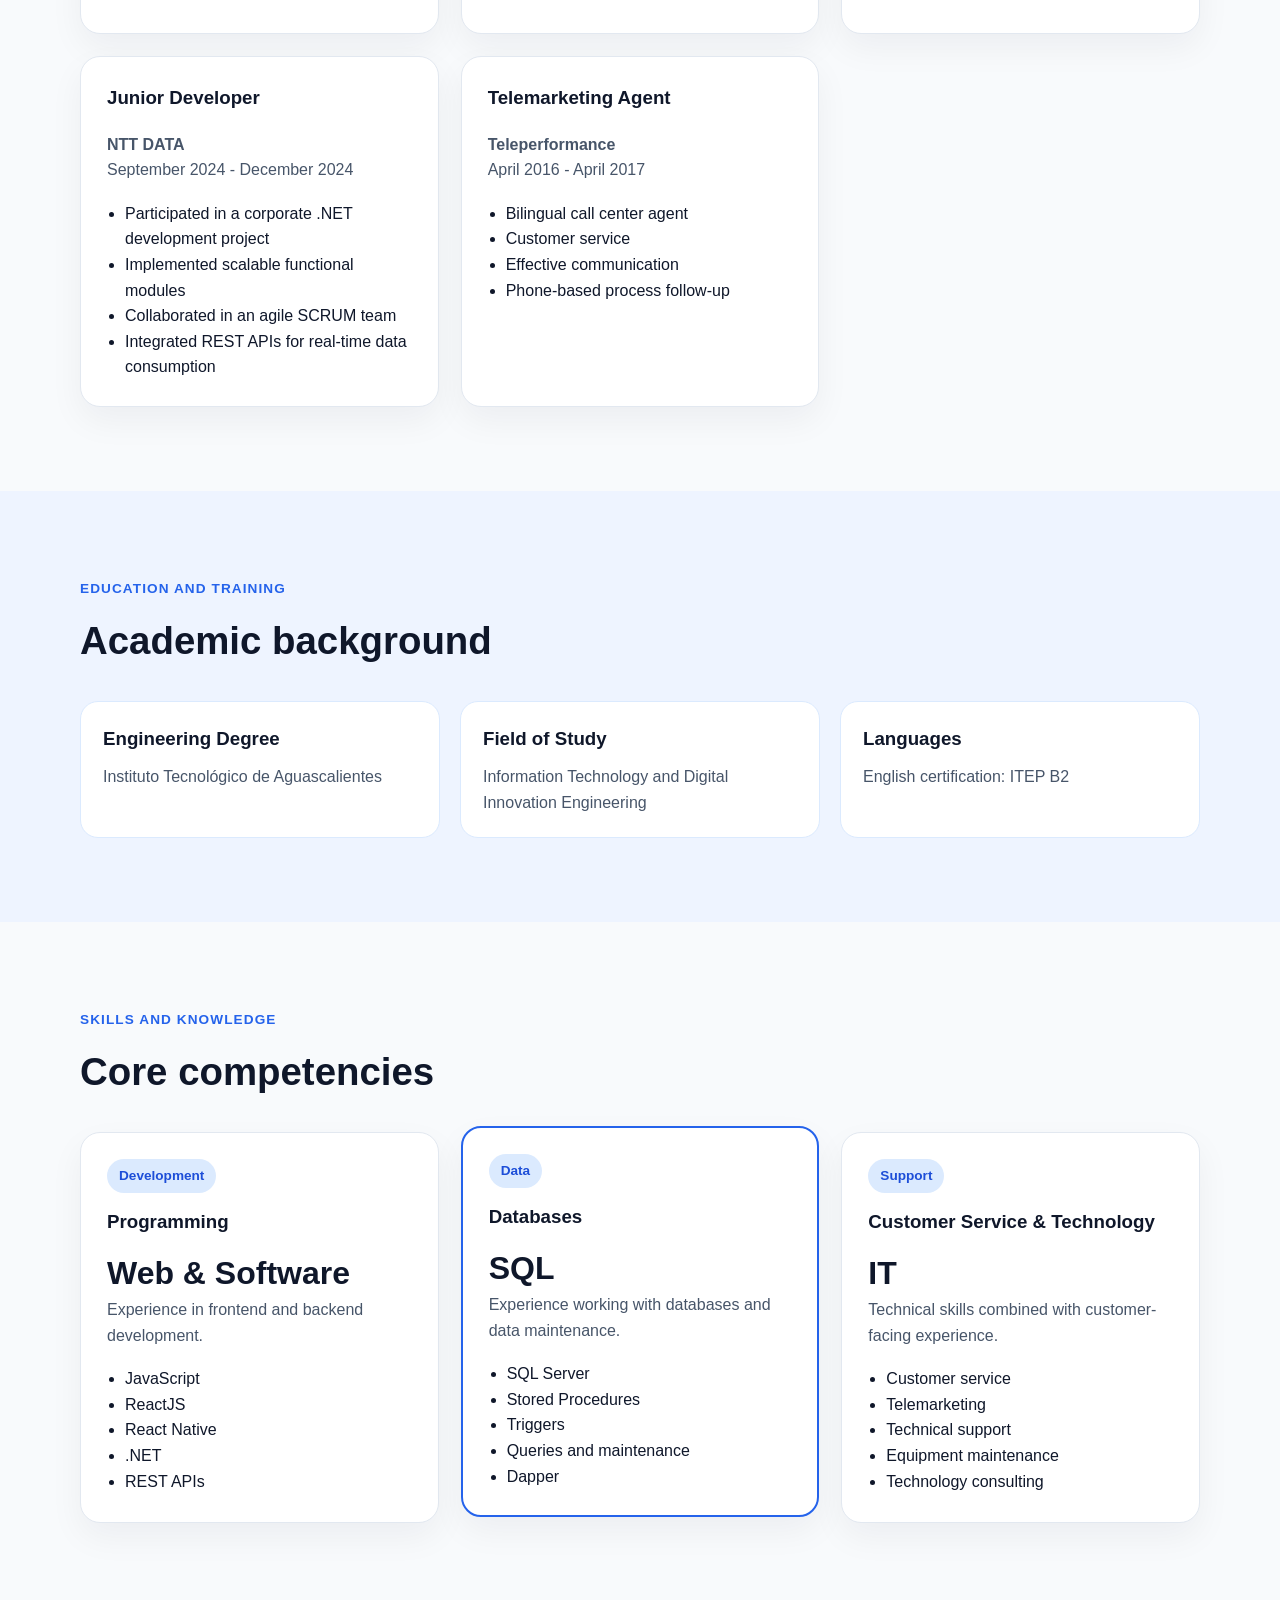
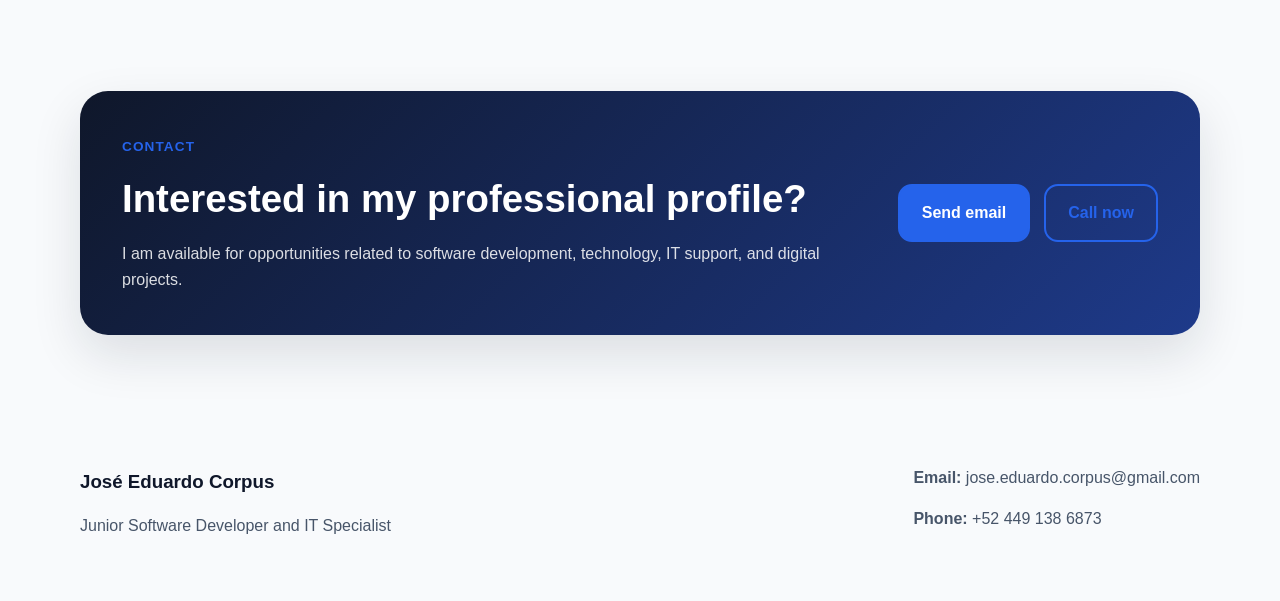
<file: cv-eng.html>
<!DOCTYPE html>
<html lang="en">

<head>
  <meta charset="UTF-8" />
  <meta name="viewport" content="width=device-width, initial-scale=1.0" />
  <title>José Eduardo Corpus | Resume</title>
  <link rel="icon" type="image/x-icon" href="/img/favicon.png">
  <meta name="description"
    content="Professional resume of José Eduardo Corpus, Junior Software Developer and IT Specialist based in Aguascalientes." />
  <link rel="stylesheet" href="styles.css" />
</head>

<body>

  <!-- Floating buttons -->
  <div class="floating-actions">
    <a class="float-btn whatsapp"
      href="https://wa.me/524491386873?text=Hello,%20José%20Eduardo,%20I%20would%20like%20to%20get%20in%20touch%20with%20you"
      target="_blank" aria-label="WhatsApp" title="WhatsApp">
      <svg viewBox="0 0 24 24" aria-hidden="true">
        <path fill="currentColor"
          d="M19.05 4.91A9.82 9.82 0 0 0 12.03 2C6.61 2 2.2 6.41 2.2 11.83c0 1.74.45 3.44 1.31 4.95L2 22l5.38-1.41a9.8 9.8 0 0 0 4.65 1.18h.01c5.42 0 9.83-4.41 9.83-9.83a9.77 9.77 0 0 0-2.82-7.03Zm-7.02 15.2h-.01a8.13 8.13 0 0 1-4.14-1.13l-.3-.18-3.19.84.85-3.11-.2-.32a8.14 8.14 0 0 1-1.26-4.38c0-4.5 3.66-8.16 8.17-8.16 2.18 0 4.23.85 5.76 2.39a8.1 8.1 0 0 1 2.38 5.77c0 4.5-3.66 8.16-8.16 8.16Zm4.48-6.12c-.25-.12-1.47-.72-1.69-.8-.23-.08-.39-.12-.56.12-.16.25-.64.8-.78.96-.14.16-.29.18-.54.06-.25-.12-1.04-.38-1.98-1.2-.73-.65-1.23-1.45-1.37-1.69-.14-.25-.02-.38.1-.5.11-.11.25-.29.37-.43.12-.15.16-.25.25-.41.08-.17.04-.31-.02-.43-.06-.12-.56-1.35-.77-1.85-.2-.48-.41-.42-.56-.42h-.48c-.16 0-.43.06-.66.31-.23.25-.87.85-.87 2.07s.89 2.4 1.02 2.56c.12.16 1.75 2.66 4.23 3.73.59.25 1.05.4 1.41.51.59.19 1.13.16 1.56.1.48-.07 1.47-.6 1.68-1.19.21-.59.21-1.09.14-1.19-.06-.1-.23-.16-.48-.29Z" />
      </svg>
    </a>

    <a class="float-btn call" href="tel:+524491386873" aria-label="Call" title="Call">
      <svg viewBox="0 0 24 24" aria-hidden="true">
        <path fill="currentColor"
          d="M6.62 10.79a15.05 15.05 0 0 0 6.59 6.59l2.2-2.2c.27-.27.67-.36 1.02-.24 1.12.37 2.33.57 3.57.57.55 0 1 .45 1 1V20c0 .55-.45 1-1 1C10.3 21 3 13.7 3 4c0-.55.45-1 1-1h3.5c.55 0 1 .45 1 1 0 1.25.2 2.45.57 3.58.11.35.03.74-.25 1.01l-2.2 2.2Z" />
      </svg>
    </a>

    <a class="float-btn maps" href="mailto:jose.eduardo.corpus@gmail.com" aria-label="Email" title="Email">
      <svg viewBox="0 0 24 24" aria-hidden="true">
        <path fill="currentColor"
          d="M20 4H4a2 2 0 0 0-2 2v.01l10 6.25 10-6.25V6a2 2 0 0 0-2-2Zm0 4.32-7.47 4.67a1 1 0 0 1-1.06 0L4 8.32V18a2 2 0 0 0 2 2h12a2 2 0 0 0 2-2V8.32Z" />
      </svg>
    </a>
  </div>

  <header class="header">
    <div class="container nav">
      <a href="/" class="brand">
        <img src="Joedco-HD.png" alt="logo" width="50px">
        <span>Joedco - dev</span>
      </a>

      <nav class="menu">
        <a href="#profile">Profile</a>
        <a href="#experience">Experience</a>
        <a href="#education">Education</a>
        <a href="#skills">Skills</a>
        <a href="/cv.html">Spanish</a>
      </nav>
      <a class="btn btn-primary" href="https://wa.me/524495820032?text=Hello,%20I%20would%20like%20to%20contact%20you"
        target="_blank" rel="noopener noreferrer">
        Contact
      </a>
    </div>
  </header>

  <main>
    <section class="hero" id="start">
      <div class="container hero-grid">
        <div class="hero-copy">
          <span class="eyebrow">Professional Resume</span>
          <h1>Junior Software Developer and IT Specialist</h1>
          <p class="lead">
            I am <strong>José Eduardo Corpus</strong>, a professional with a background in
            <strong>Information Technology and Digital Innovation Engineering</strong>,
            focused on frontend and backend development, IT support, and building practical technology solutions.
          </p>

          <div class="hero-points">
            <div>Experience with .NET, ReactJS, and React Native</div>
            <div>Web development and IT support</div>
            <div>Experience working with Agile / SCRUM methodologies</div>
            <div>Knowledge of SQL Server, REST APIs, and real-world solutions</div>
          </div>

          <div class="hero-cta">
            <a href="mailto:jose.eduardo.corpus@gmail.com" class="btn">Contact by email</a>
            <a href="#experience" class="btn btn-outline">View experience</a>
          </div>

          <p class="microcopy">
            Aguascalientes, Ags. 20126 · jose.eduardo.corpus@gmail.com · +52 449 138 6873
          </p>
        </div>

        <div class="hero-card">
          <div class="mini-browser">
            <div class="browser-top">
              <span></span><span></span><span></span>
            </div>
            <div class="browser-body">
              <div class="card-preview">
                <h3>Professional profile</h3>
                <ul>
                  <li>Frontend, backend, and database development</li>
                  <li>Experience with .NET, Dapper, Blazor, and SQL Server</li>
                  <li>Experience with JavaScript, ReactJS, and React Native</li>
                  <li>Participation in hackathons, IoT projects, and web systems</li>
                  <li>English certification Inglés ITEP B2</li>
                  <li>Technical experience and client interaction skills</li>
                </ul>
                <a href="#contact" class="btn btn-small">Get in touch</a>
              </div>
            </div>
          </div>
        </div>
      </div>
    </section>

    <section class="trust" id="profile">
      <div class="container trust-grid">
        <div class="trust-item">
          <strong>Frontend & Backend</strong>
          <span>Experience with modern web technologies and functional solutions</span>
        </div>
        <div class="trust-item">
          <strong>IT & Support</strong>
          <span>Knowledge in maintenance, upgrades, and technology consulting</span>
        </div>
        <div class="trust-item">
          <strong>Agile Work</strong>
          <span>Experience collaborating in teams under SCRUM methodology</span>
        </div>
      </div>
    </section>

    <section class="section" id="experience">
      <div class="container">
        <div class="section-head">
          <span class="eyebrow">Work Experience</span>
          <h2>Professional background</h2>
          <p>Experience in software development, IT support, process documentation, and collaboration within work teams.</p>
        </div>

        <div class="cards">
          <article class="card">
            <h3>Software Developer</h3>
            <p><strong>Ministry of Public Works of the State of Aguascalientes</strong><br>September 2025 - Present</p>
            <ul>
              <li>Development of web applications using .NET, Dapper, Blazor, and DevExpress</li>
              <li>Maintenance of SQL Server databases</li>
              <li>Work with stored procedures and triggers</li>
              <li>Participation in institutional software solutions</li>
            </ul>
          </article>

          <article class="card">
            <h3>Laboratory Technician</h3>
            <p><strong>Ministry of Public Works of the State of Aguascalientes</strong><br>September 2021 - September 2025</p>
            <ul>
              <li>Process documentation</li>
              <li>Regulatory compliance assurance</li>
              <li>Support in laboratory-related projects</li>
              <li>Technical and administrative follow-up</li>
            </ul>
          </article>

          <article class="card">
            <h3>Freelance Technology Solutions</h3>
            <p><strong>Independent work</strong><br>January 2015 - Present</p>
            <ul>
              <li>Repair and maintenance of computer equipment</li>
              <li>Upgrading mobile devices</li>
              <li>Technology consulting for local clients</li>
              <li>Software solutions and technical support</li>
            </ul>
          </article>

          <article class="card">
            <h3>Junior Developer</h3>
            <p><strong>NTT DATA</strong><br>September 2024 - December 2024</p>
            <ul>
              <li>Participated in a corporate .NET development project</li>
              <li>Implemented scalable functional modules</li>
              <li>Collaborated in an agile SCRUM team</li>
              <li>Integrated REST APIs for real-time data consumption</li>
            </ul>
          </article>

          <article class="card">
            <h3>Telemarketing Agent</h3>
            <p><strong>Teleperformance</strong><br>April 2016 - April 2017</p>
            <ul>
              <li>Bilingual call center agent</li>
              <li>Customer service</li>
              <li>Effective communication</li>
              <li>Phone-based process follow-up</li>
            </ul>
          </article>
        </div>
      </div>
    </section>

    <section class="section alt" id="education">
      <div class="container">
        <div class="section-head">
          <span class="eyebrow">Education and Training</span>
          <h2>Academic background</h2>
        </div>

        <div class="benefits-grid">
          <div class="benefit">
            <h3>Engineering Degree</h3>
            <p>Instituto Tecnológico de Aguascalientes</p>
          </div>
          <div class="benefit">
            <h3>Field of Study</h3>
            <p>Information Technology and Digital Innovation Engineering</p>
          </div>
          <div class="benefit">
            <h3>Languages</h3>
            <p>English certification: ITEP B2</p>
          </div>
        </div>
      </div>
    </section>

    <section class="section" id="skills">
      <div class="container">
        <div class="section-head">
          <span class="eyebrow">Skills and Knowledge</span>
          <h2>Core competencies</h2>
        </div>

        <div class="plans-grid">
          <article class="plan-card">
            <span class="plan-tag">Development</span>
            <h3>Programming</h3>
            <div class="price">Web & Software</div>
            <p class="price-note">Experience in frontend and backend development.</p>
            <ul>
              <li>JavaScript</li>
              <li>ReactJS</li>
              <li>React Native</li>
              <li>.NET</li>
              <li>REST APIs</li>
            </ul>
          </article>

          <article class="plan-card featured">
            <span class="plan-tag">Data</span>
            <h3>Databases</h3>
            <div class="price">SQL</div>
            <p class="price-note">Experience working with databases and data maintenance.</p>
            <ul>
              <li>SQL Server</li>
              <li>Stored Procedures</li>
              <li>Triggers</li>
              <li>Queries and maintenance</li>
              <li>Dapper</li>
            </ul>
          </article>

          <article class="plan-card">
            <span class="plan-tag">Support</span>
            <h3>Customer Service & Technology</h3>
            <div class="price">IT</div>
            <p class="price-note">Technical skills combined with customer-facing experience.</p>
            <ul>
              <li>Customer service</li>
              <li>Telemarketing</li>
              <li>Technical support</li>
              <li>Equipment maintenance</li>
              <li>Technology consulting</li>
            </ul>
          </article>
        </div>
      </div>
    </section>

    <section class="section" id="contact">
      <div class="container cta-box">
        <div>
          <span class="eyebrow">Contact</span>
          <h2>Interested in my professional profile?</h2>
          <p>
            I am available for opportunities related to software development,
            technology, IT support, and digital projects.
          </p>
        </div>
        <div class="cta-actions">
          <a href="mailto:jose.eduardo.corpus@gmail.com" class="btn">Send email</a>
          <a href="tel:+524491386873" class="btn btn-outline">Call now</a>
        </div>
      </div>
    </section>
  </main>

  <footer class="footer">
    <div class="container footer-grid">
      <div>
        <h3>José Eduardo Corpus</h3>
        <p>Junior Software Developer and IT Specialist</p>
      </div>
      <div>
        <p><strong>Email:</strong> jose.eduardo.corpus@gmail.com</p>
        <p><strong>Phone:</strong> +52 449 138 6873</p>
      </div>
    </div>
  </footer>
</body>

</html>
</file>
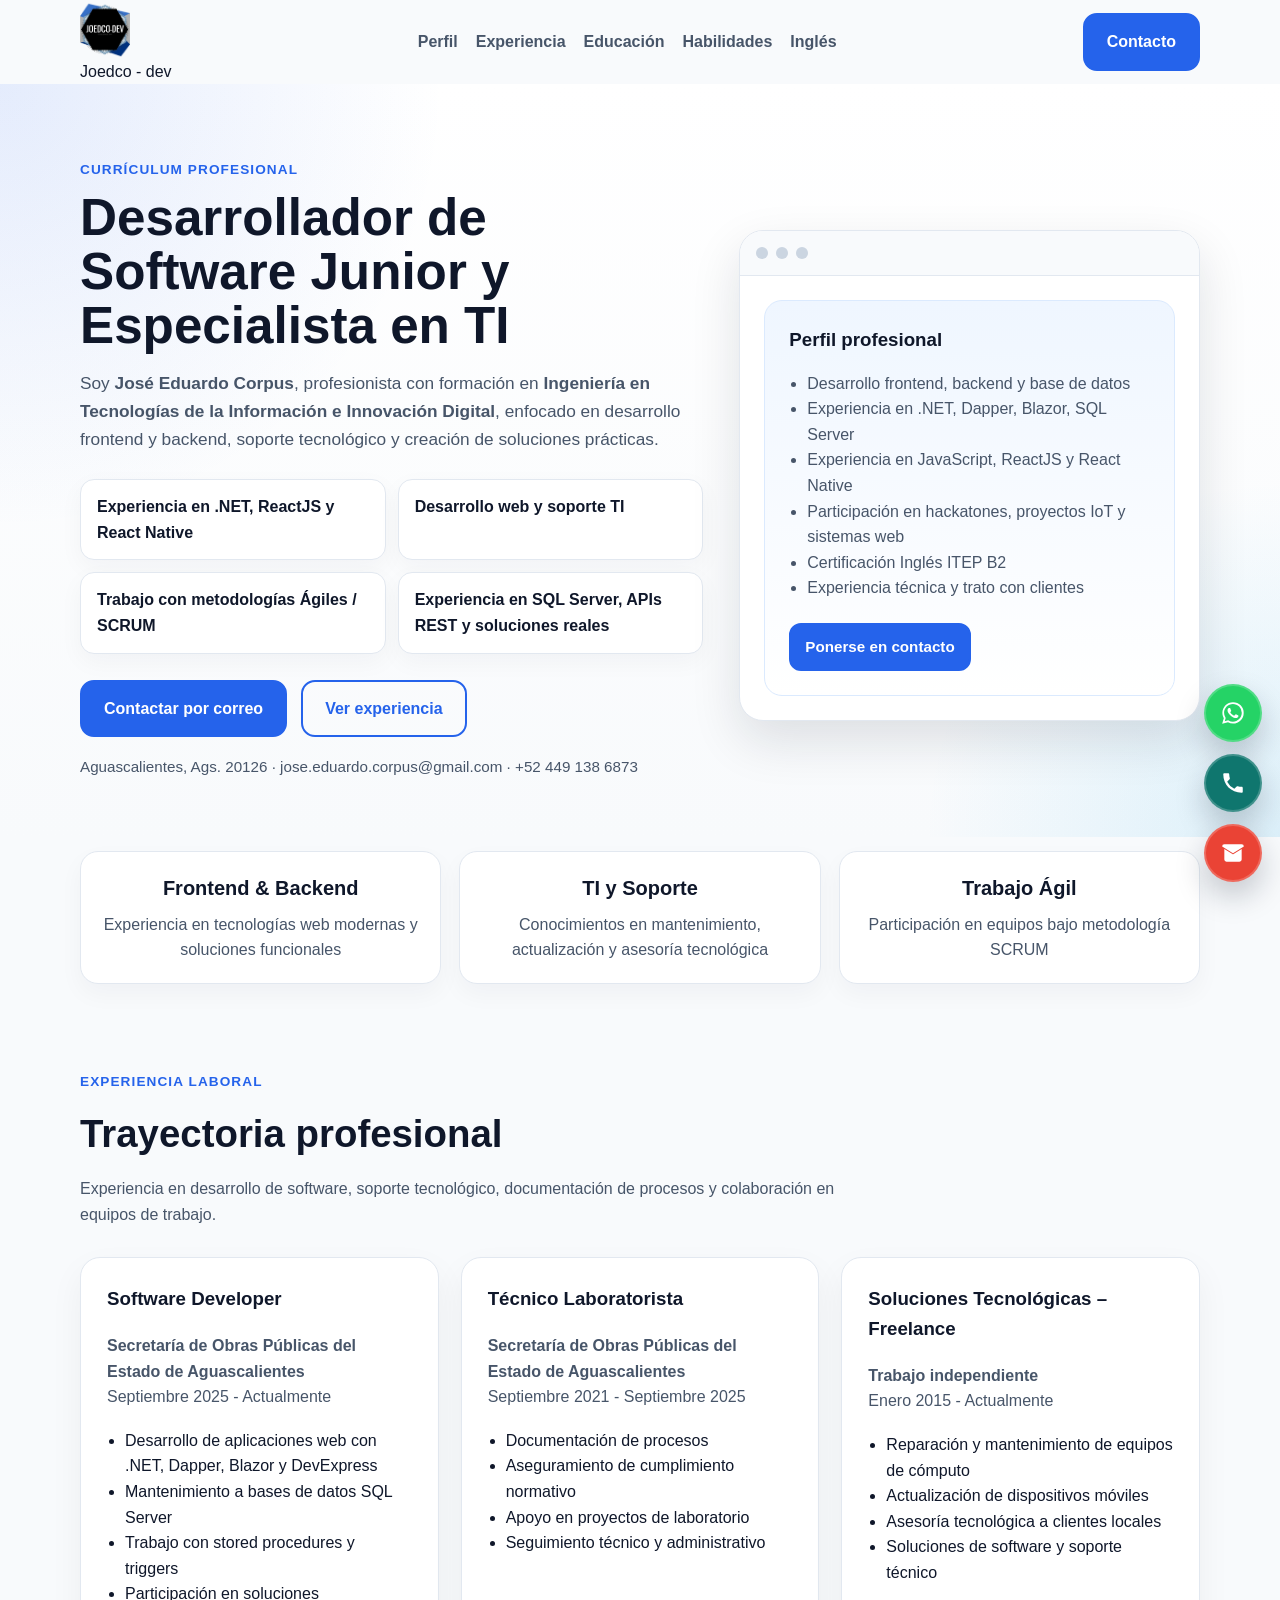
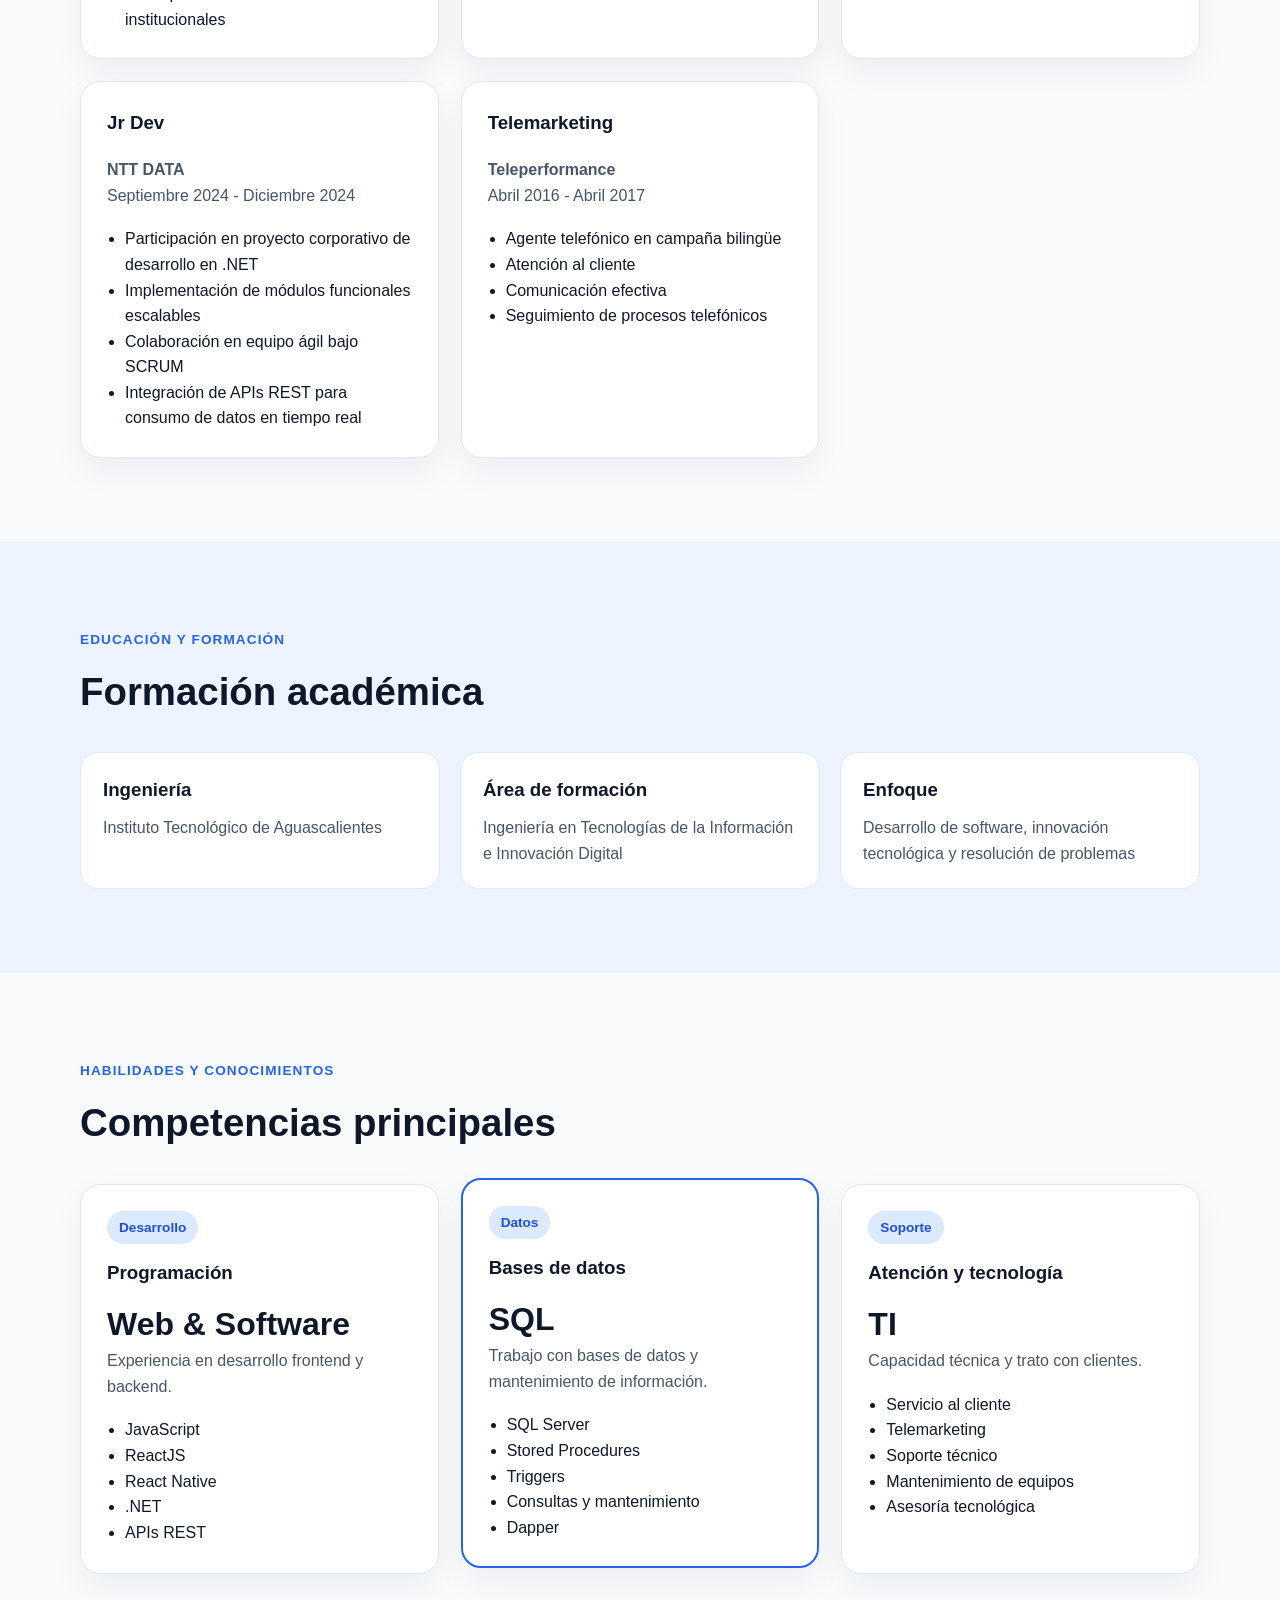
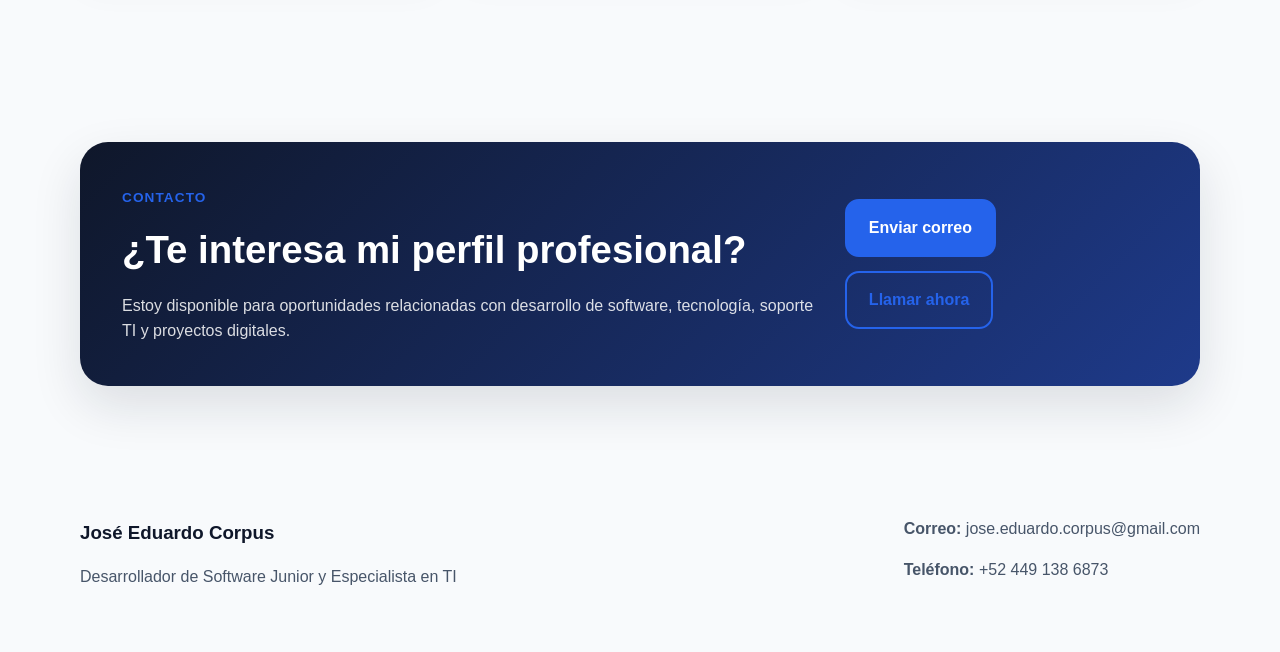
<file: cv.html>
<!DOCTYPE html>
<html lang="es">

<head>
  <meta charset="UTF-8" />
  <meta name="viewport" content="width=device-width, initial-scale=1.0" />
  <title>José Eduardo Corpus | Currículum</title>
  <link rel="icon" type="image/x-icon" href="/img/favicon.png">
  <meta name="description"
    content="Currículum profesional de José Eduardo Corpus, Desarrollador de Software Junior y Especialista en TI en Aguascalientes." />
  <link rel="stylesheet" href="styles.css" />
</head>

<body>

  <!-- Botones flotantes -->
  <div class="floating-actions">
    <a class="float-btn whatsapp"
      href="https://wa.me/524491386873?text=Hola,%20José%20Eduardo,%20quiero%20ponerme%20en%20contacto%20contigo"
      target="_blank" aria-label="WhatsApp" title="WhatsApp">
      <svg viewBox="0 0 24 24" aria-hidden="true">
        <path fill="currentColor"
          d="M19.05 4.91A9.82 9.82 0 0 0 12.03 2C6.61 2 2.2 6.41 2.2 11.83c0 1.74.45 3.44 1.31 4.95L2 22l5.38-1.41a9.8 9.8 0 0 0 4.65 1.18h.01c5.42 0 9.83-4.41 9.83-9.83a9.77 9.77 0 0 0-2.82-7.03Zm-7.02 15.2h-.01a8.13 8.13 0 0 1-4.14-1.13l-.3-.18-3.19.84.85-3.11-.2-.32a8.14 8.14 0 0 1-1.26-4.38c0-4.5 3.66-8.16 8.17-8.16 2.18 0 4.23.85 5.76 2.39a8.1 8.1 0 0 1 2.38 5.77c0 4.5-3.66 8.16-8.16 8.16Zm4.48-6.12c-.25-.12-1.47-.72-1.69-.8-.23-.08-.39-.12-.56.12-.16.25-.64.8-.78.96-.14.16-.29.18-.54.06-.25-.12-1.04-.38-1.98-1.2-.73-.65-1.23-1.45-1.37-1.69-.14-.25-.02-.38.1-.5.11-.11.25-.29.37-.43.12-.15.16-.25.25-.41.08-.17.04-.31-.02-.43-.06-.12-.56-1.35-.77-1.85-.2-.48-.41-.42-.56-.42h-.48c-.16 0-.43.06-.66.31-.23.25-.87.85-.87 2.07s.89 2.4 1.02 2.56c.12.16 1.75 2.66 4.23 3.73.59.25 1.05.4 1.41.51.59.19 1.13.16 1.56.1.48-.07 1.47-.6 1.68-1.19.21-.59.21-1.09.14-1.19-.06-.1-.23-.16-.48-.29Z" />
      </svg>
    </a>

    <a class="float-btn call" href="tel:+524491386873" aria-label="Llamar" title="Llamar">
      <svg viewBox="0 0 24 24" aria-hidden="true">
        <path fill="currentColor"
          d="M6.62 10.79a15.05 15.05 0 0 0 6.59 6.59l2.2-2.2c.27-.27.67-.36 1.02-.24 1.12.37 2.33.57 3.57.57.55 0 1 .45 1 1V20c0 .55-.45 1-1 1C10.3 21 3 13.7 3 4c0-.55.45-1 1-1h3.5c.55 0 1 .45 1 1 0 1.25.2 2.45.57 3.58.11.35.03.74-.25 1.01l-2.2 2.2Z" />
      </svg>
    </a>

    <a class="float-btn maps" href="mailto:jose.eduardo.corpus@gmail.com" aria-label="Correo" title="Correo">
      <svg viewBox="0 0 24 24" aria-hidden="true">
        <path fill="currentColor"
          d="M20 4H4a2 2 0 0 0-2 2v.01l10 6.25 10-6.25V6a2 2 0 0 0-2-2Zm0 4.32-7.47 4.67a1 1 0 0 1-1.06 0L4 8.32V18a2 2 0 0 0 2 2h12a2 2 0 0 0 2-2V8.32Z" />
      </svg>
    </a>
  </div>

  <header class="header">
    <div class="container nav">
      <a href="/" class="brand">
        <img src="Joedco-HD.png" alt="logo" width="50px">
        <span>Joedco - dev</span>
      </a>

      <nav class="menu">
        <a href="#perfil">Perfil</a>
        <a href="#experiencia">Experiencia</a>
        <a href="#educacion">Educación</a>
        <a href="#habilidades">Habilidades</a>
        <a href="/cv-eng.html">Inglés</a>
      </nav>
      <a class="btn btn-primary" href="https://wa.me/524495820032?text=Hola,%20quiero%20cotizar%20un%20proyecto%20web"
        target="_blank" rel="noopener noreferrer">
        Contacto
      </a>
    </div>
  </header>

  <main>
    <section class="hero" id="inicio">
      <div class="container hero-grid">
        <div class="hero-copy">
          <span class="eyebrow">Currículum profesional</span>
          <h1>Desarrollador de Software Junior y Especialista en TI</h1>
          <p class="lead">
            Soy <strong>José Eduardo Corpus</strong>, profesionista con formación en
            <strong>Ingeniería en Tecnologías de la Información e Innovación Digital</strong>,
            enfocado en desarrollo frontend y backend, soporte tecnológico y creación de soluciones prácticas.
          </p>

          <div class="hero-points">
            <div>Experiencia en .NET, ReactJS y React Native</div>
            <div>Desarrollo web y soporte TI</div>
            <div>Trabajo con metodologías Ágiles / SCRUM</div>
            <div>Experiencia en SQL Server, APIs REST y soluciones reales</div>
          </div>

          <div class="hero-cta">
            <a href="mailto:jose.eduardo.corpus@gmail.com" class="btn">Contactar por correo</a>
            <a href="#experiencia" class="btn btn-outline">Ver experiencia</a>
          </div>

          <p class="microcopy">
            Aguascalientes, Ags. 20126 · jose.eduardo.corpus@gmail.com · +52 449 138 6873
          </p>
        </div>

        <div class="hero-card">
          <div class="mini-browser">
            <div class="browser-top">
              <span></span><span></span><span></span>
            </div>
            <div class="browser-body">
              <div class="card-preview">
                <h3>Perfil profesional</h3>
                <ul>
                  <li>Desarrollo frontend, backend y base de datos</li>
                  <li>Experiencia en .NET, Dapper, Blazor, SQL Server</li>
                  <li>Experiencia en JavaScript, ReactJS y React Native</li>
                  <li>Participación en hackatones, proyectos IoT y sistemas web</li>
                  <li>Certificación Inglés ITEP B2</li>
                  <li>Experiencia técnica y trato con clientes</li>
                </ul>
                <a href="#contacto" class="btn btn-small">Ponerse en contacto</a>
              </div>
            </div>
          </div>
        </div>
      </div>
    </section>

    <section class="trust" id="perfil">
      <div class="container trust-grid">
        <div class="trust-item">
          <strong>Frontend & Backend</strong>
          <span>Experiencia en tecnologías web modernas y soluciones funcionales</span>
        </div>
        <div class="trust-item">
          <strong>TI y Soporte</strong>
          <span>Conocimientos en mantenimiento, actualización y asesoría tecnológica</span>
        </div>
        <div class="trust-item">
          <strong>Trabajo Ágil</strong>
          <span>Participación en equipos bajo metodología SCRUM</span>
        </div>
      </div>
    </section>

    <section class="section" id="experiencia">
      <div class="container">
        <div class="section-head">
          <span class="eyebrow">Experiencia laboral</span>
          <h2>Trayectoria profesional</h2>
          <p>Experiencia en desarrollo de software, soporte tecnológico, documentación de procesos y colaboración en equipos de trabajo.</p>
        </div>

        <div class="cards">
          <article class="card">
            <h3>Software Developer</h3>
            <p><strong>Secretaría de Obras Públicas del Estado de Aguascalientes</strong><br>Septiembre 2025 - Actualmente</p>
            <ul>
              <li>Desarrollo de aplicaciones web con .NET, Dapper, Blazor y DevExpress</li>
              <li>Mantenimiento a bases de datos SQL Server</li>
              <li>Trabajo con stored procedures y triggers</li>
              <li>Participación en soluciones institucionales</li>
            </ul>
          </article>

          <article class="card">
            <h3>Técnico Laboratorista</h3>
            <p><strong>Secretaría de Obras Públicas del Estado de Aguascalientes</strong><br>Septiembre 2021 - Septiembre 2025</p>
            <ul>
              <li>Documentación de procesos</li>
              <li>Aseguramiento de cumplimiento normativo</li>
              <li>Apoyo en proyectos de laboratorio</li>
              <li>Seguimiento técnico y administrativo</li>
            </ul>
          </article>

          <article class="card">
            <h3>Soluciones Tecnológicas – Freelance</h3>
            <p><strong>Trabajo independiente</strong><br>Enero 2015 - Actualmente</p>
            <ul>
              <li>Reparación y mantenimiento de equipos de cómputo</li>
              <li>Actualización de dispositivos móviles</li>
              <li>Asesoría tecnológica a clientes locales</li>
              <li>Soluciones de software y soporte técnico</li>
            </ul>
          </article>

          <article class="card">
            <h3>Jr Dev</h3>
            <p><strong>NTT DATA</strong><br>Septiembre 2024 - Diciembre 2024</p>
            <ul>
              <li>Participación en proyecto corporativo de desarrollo en .NET</li>
              <li>Implementación de módulos funcionales escalables</li>
              <li>Colaboración en equipo ágil bajo SCRUM</li>
              <li>Integración de APIs REST para consumo de datos en tiempo real</li>
            </ul>
          </article>

          <article class="card">
            <h3>Telemarketing</h3>
            <p><strong>Teleperformance</strong><br>Abril 2016 - Abril 2017</p>
            <ul>
              <li>Agente telefónico en campaña bilingüe</li>
              <li>Atención al cliente</li>
              <li>Comunicación efectiva</li>
              <li>Seguimiento de procesos telefónicos</li>
            </ul>
          </article>
        </div>
      </div>
    </section>

    <section class="section alt" id="educacion">
      <div class="container">
        <div class="section-head">
          <span class="eyebrow">Educación y formación</span>
          <h2>Formación académica</h2>
        </div>

        <div class="benefits-grid">
          <div class="benefit">
            <h3>Ingeniería</h3>
            <p>Instituto Tecnológico de Aguascalientes</p>
          </div>
          <div class="benefit">
            <h3>Área de formación</h3>
            <p>Ingeniería en Tecnologías de la Información e Innovación Digital</p>
          </div>
          <div class="benefit">
            <h3>Enfoque</h3>
            <p>Desarrollo de software, innovación tecnológica y resolución de problemas</p>
          </div>
        </div>
      </div>
    </section>

    <section class="section" id="habilidades">
      <div class="container">
        <div class="section-head">
          <span class="eyebrow">Habilidades y conocimientos</span>
          <h2>Competencias principales</h2>
        </div>

        <div class="plans-grid">
          <article class="plan-card">
            <span class="plan-tag">Desarrollo</span>
            <h3>Programación</h3>
            <div class="price">Web & Software</div>
            <p class="price-note">Experiencia en desarrollo frontend y backend.</p>
            <ul>
              <li>JavaScript</li>
              <li>ReactJS</li>
              <li>React Native</li>
              <li>.NET</li>
              <li>APIs REST</li>
            </ul>
          </article>

          <article class="plan-card featured">
            <span class="plan-tag">Datos</span>
            <h3>Bases de datos</h3>
            <div class="price">SQL</div>
            <p class="price-note">Trabajo con bases de datos y mantenimiento de información.</p>
            <ul>
              <li>SQL Server</li>
              <li>Stored Procedures</li>
              <li>Triggers</li>
              <li>Consultas y mantenimiento</li>
              <li>Dapper</li>
            </ul>
          </article>

          <article class="plan-card">
            <span class="plan-tag">Soporte</span>
            <h3>Atención y tecnología</h3>
            <div class="price">TI</div>
            <p class="price-note">Capacidad técnica y trato con clientes.</p>
            <ul>
              <li>Servicio al cliente</li>
              <li>Telemarketing</li>
              <li>Soporte técnico</li>
              <li>Mantenimiento de equipos</li>
              <li>Asesoría tecnológica</li>
            </ul>
          </article>
        </div>
      </div>
    </section>

    <section class="section" id="contacto">
      <div class="container cta-box">
        <div>
          <span class="eyebrow">Contacto</span>
          <h2>¿Te interesa mi perfil profesional?</h2>
          <p>
            Estoy disponible para oportunidades relacionadas con desarrollo de software,
            tecnología, soporte TI y proyectos digitales.
          </p>
        </div>
        <div class="cta-actions">
          <a href="mailto:jose.eduardo.corpus@gmail.com" class="btn">Enviar correo</a>
          <a href="tel:+524491386873" class="btn btn-outline">Llamar ahora</a>
        </div>
      </div>
    </section>
  </main>

  <footer class="footer">
    <div class="container footer-grid">
      <div>
        <h3>José Eduardo Corpus</h3>
        <p>Desarrollador de Software Junior y Especialista en TI</p>
      </div>
      <div>
        <p><strong>Correo:</strong> jose.eduardo.corpus@gmail.com</p>
        <p><strong>Teléfono:</strong> +52 449 138 6873</p>
      </div>
    </div>
  </footer>
</body>

</html>
</file>
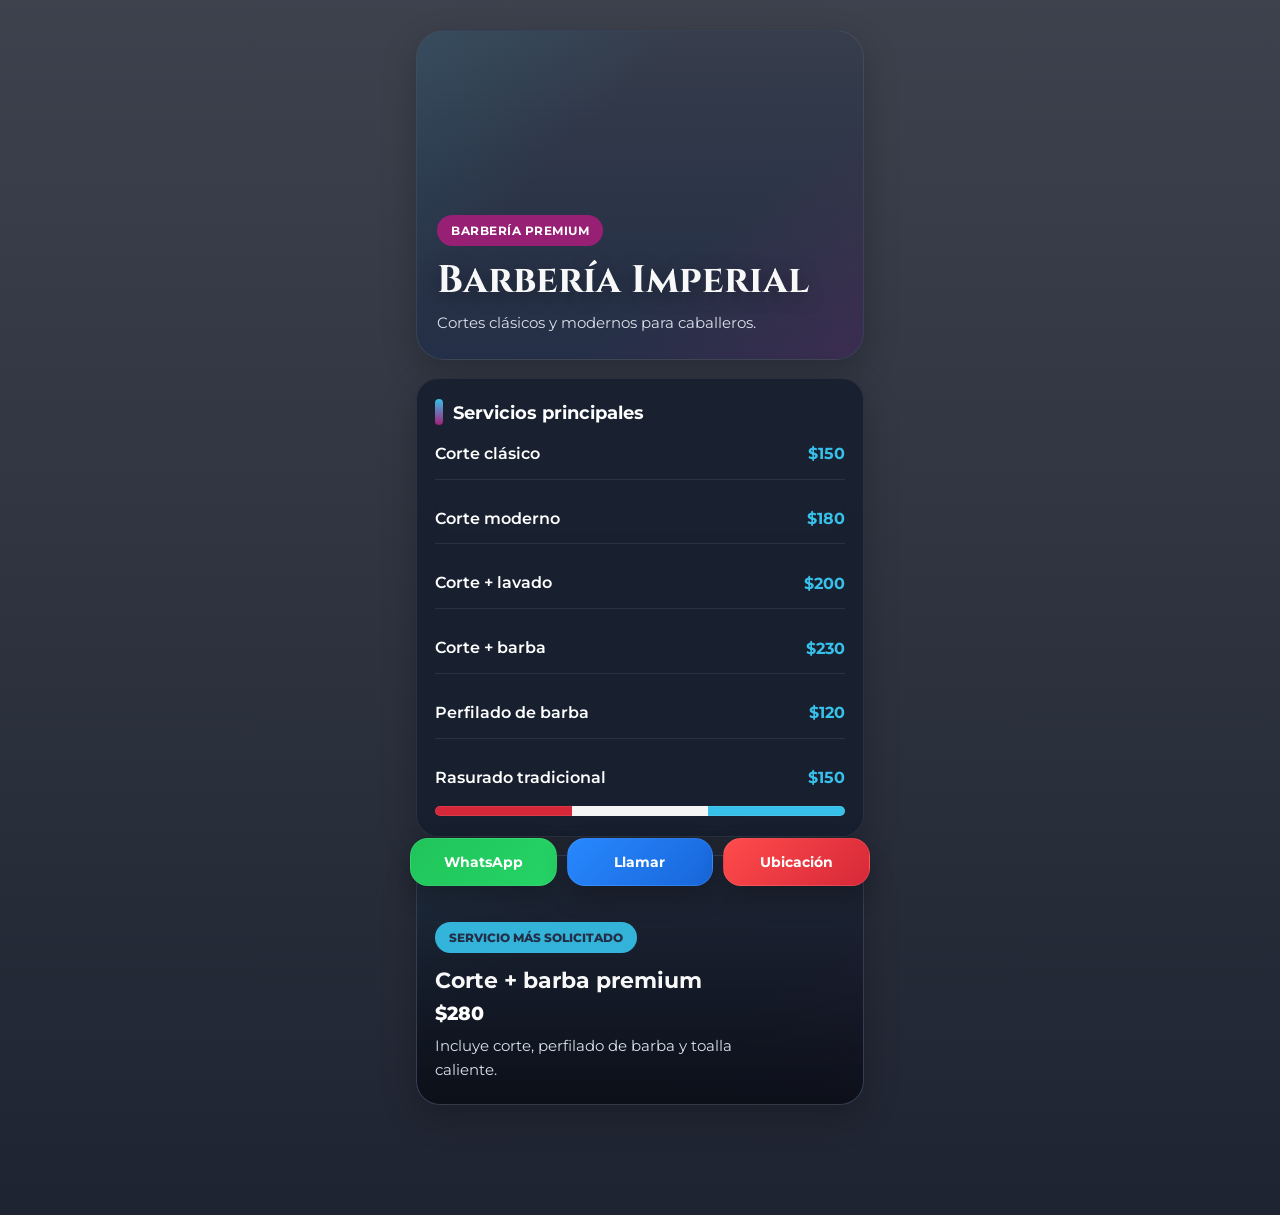
<file: ejemplo-barberia-imperial.html>
<!DOCTYPE html>
<html lang="es">
<head>
  <meta charset="UTF-8" />
  <meta name="viewport" content="width=device-width, initial-scale=1.0" />
  <title>Barbería Imperial | Menú Digital</title>
  <link rel="icon" type="image/x-icon" href="/img/favicon.png">
  <link rel="preconnect" href="https://fonts.googleapis.com">
  <link rel="preconnect" href="https://fonts.gstatic.com" crossorigin>
  <link href="https://fonts.googleapis.com/css2?family=Cinzel:wght@600;700&family=Montserrat:wght@400;500;600;700&display=swap" rel="stylesheet">

  <style>
    * {
      margin: 0;
      padding: 0;
      box-sizing: border-box;
    }

    :root {
      --azul-oscuro: #232F48;
      --azul-claro: #37C0E9;
      --rosa: #A51F79;
      --blanco: #F8F8F8;
      --gris-suave: #D9E1EA;
      --verde: #25D366;
      --rojo: #D62839;
      --sombra: 0 12px 35px rgba(0, 0, 0, 0.22);
      --radio: 22px;
    }

    body {
      font-family: 'Montserrat', sans-serif;
      background:
        linear-gradient(rgba(18, 24, 38, 0.82), rgba(18, 24, 38, 0.95)),
        url('https://images.unsplash.com/photo-1621605815971-fbc98d665033?auto=format&fit=crop&w=1200&q=80') center/cover no-repeat fixed;
      color: var(--blanco);
      min-height: 100vh;
    }

    .wrapper {
      max-width: 480px;
      margin: 0 auto;
      min-height: 100vh;
      padding: 18px 16px 110px;
      position: relative;
    }

    .hero {
      position: relative;
      overflow: hidden;
      border-radius: 28px;
      box-shadow: var(--sombra);
      background:
        linear-gradient(to bottom, rgba(35, 47, 72, 0.2), rgba(35, 47, 72, 0.9)),
        url('https://images.unsplash.com/photo-1585747860715-2ba37e788b70?auto=format&fit=crop&w=1200&q=80') center/cover no-repeat;
      min-height: 280px;
      display: flex;
      align-items: end;
      padding: 24px 20px;
      border: 1px solid rgba(255,255,255,0.08);
    }

    .hero::before {
      content: "";
      position: absolute;
      inset: 0;
      background:
        linear-gradient(135deg, rgba(55, 192, 233, 0.12), transparent 35%),
        linear-gradient(320deg, rgba(165, 31, 121, 0.18), transparent 35%);
      pointer-events: none;
    }

    .hero-content {
      position: relative;
      z-index: 1;
    }

    .badge {
      display: inline-block;
      background: rgba(165, 31, 121, 0.9);
      color: #fff;
      padding: 8px 14px;
      border-radius: 999px;
      font-size: 0.75rem;
      font-weight: 700;
      margin-bottom: 14px;
      letter-spacing: 0.5px;
    }

    .brand {
      font-family: 'Cinzel', serif;
      font-size: 2rem;
      font-weight: 700;
      line-height: 1.1;
      margin-bottom: 8px;
      text-shadow: 0 4px 20px rgba(0,0,0,0.35);
    }

    .subtitle {
      color: var(--gris-suave);
      font-size: 0.95rem;
      line-height: 1.6;
      max-width: 320px;
    }

    .section {
      margin-top: 18px;
      background: rgba(22, 30, 46, 0.88);
      backdrop-filter: blur(10px);
      border: 1px solid rgba(255,255,255,0.08);
      border-radius: var(--radio);
      padding: 20px 18px;
      box-shadow: var(--sombra);
    }

    .section-title {
      display: flex;
      align-items: center;
      gap: 10px;
      margin-bottom: 18px;
    }

    .section-title span {
      width: 8px;
      height: 26px;
      border-radius: 20px;
      background: linear-gradient(to bottom, var(--azul-claro), var(--rosa));
    }

    .section-title h2 {
      font-size: 1.15rem;
      font-weight: 700;
      color: #fff;
    }

    .menu-list {
      display: flex;
      flex-direction: column;
      gap: 14px;
    }

    .menu-item {
      display: flex;
      justify-content: space-between;
      align-items: center;
      gap: 14px;
      padding: 14px 0;
      border-bottom: 1px solid rgba(255,255,255,0.08);
    }

    .menu-item:last-child {
      border-bottom: none;
      padding-bottom: 0;
    }

    .menu-item:first-child {
      padding-top: 0;
    }

    .service-name {
      font-size: 0.97rem;
      font-weight: 600;
      color: #fff;
      line-height: 1.4;
    }

    .service-price {
      color: var(--azul-claro);
      font-weight: 700;
      font-size: 1rem;
      white-space: nowrap;
    }

    .featured {
      margin-top: 18px;
      border-radius: 24px;
      overflow: hidden;
      background:
        linear-gradient(180deg, rgba(35, 47, 72, 0.3), rgba(35, 47, 72, 0.94)),
        url('https://images.unsplash.com/photo-1517832606299-7ae9b720a186?auto=format&fit=crop&w=1200&q=80') center/cover no-repeat;
      min-height: 250px;
      position: relative;
      box-shadow: var(--sombra);
      border: 1px solid rgba(255,255,255,0.08);
      display: flex;
      align-items: end;
    }

    .featured::after {
      content: "";
      position: absolute;
      inset: 0;
      background:
        linear-gradient(to top, rgba(10, 14, 22, 0.95), rgba(10, 14, 22, 0.2)),
        linear-gradient(140deg, rgba(55, 192, 233, 0.08), transparent 30%),
        linear-gradient(320deg, rgba(165, 31, 121, 0.18), transparent 30%);
    }

    .featured-content {
      position: relative;
      z-index: 1;
      padding: 22px 18px;
      width: 100%;
    }

    .featured-label {
      display: inline-block;
      background: rgba(55, 192, 233, 0.92);
      color: var(--azul-oscuro);
      padding: 8px 14px;
      border-radius: 999px;
      font-size: 0.76rem;
      font-weight: 800;
      margin-bottom: 14px;
    }

    .featured h3 {
      font-size: 1.35rem;
      margin-bottom: 8px;
      font-weight: 700;
    }

    .featured-price {
      color: #fff;
      font-size: 1.2rem;
      font-weight: 800;
      margin-bottom: 10px;
    }

    .featured p {
      color: var(--gris-suave);
      line-height: 1.6;
      font-size: 0.93rem;
      max-width: 340px;
    }

    .pattern-bar {
      margin-top: 18px;
      height: 10px;
      border-radius: 999px;
      background: linear-gradient(
        to right,
        #D62839 0%,
        #D62839 33.33%,
        #F5F5F5 33.33%,
        #F5F5F5 66.66%,
        #37C0E9 66.66%,
        #37C0E9 100%
      );
      box-shadow: inset 0 0 0 1px rgba(255,255,255,0.08);
    }

    .bottom-actions {
      position: fixed;
      left: 50%;
      bottom: 14px;
      transform: translateX(-50%);
      width: calc(100% - 24px);
      max-width: 460px;
      display: grid;
      grid-template-columns: repeat(3, 1fr);
      gap: 10px;
      z-index: 1000;
    }

    .action-btn {
      text-decoration: none;
      color: white;
      padding: 14px 10px;
      border-radius: 18px;
      text-align: center;
      font-size: 0.9rem;
      font-weight: 700;
      box-shadow: 0 10px 25px rgba(0,0,0,0.25);
      border: 1px solid rgba(255,255,255,0.08);
      backdrop-filter: blur(8px);
      transition: transform 0.2s ease, opacity 0.2s ease;
    }

    .action-btn:hover {
      transform: translateY(-2px);
      opacity: 0.96;
    }

    .whatsapp {
      background: linear-gradient(135deg, #20c55a, var(--verde));
    }

    .llamar {
      background: linear-gradient(135deg, #2888ff, #1866d9);
    }

    .ubicacion {
      background: linear-gradient(135deg, #ff4b4b, var(--rojo));
    }

    @media (min-width: 700px) {
      .wrapper {
        padding-top: 30px;
      }

      .hero {
        min-height: 330px;
      }

      .brand {
        font-size: 2.4rem;
      }
    }

    @media (max-width: 380px) {
      .brand {
        font-size: 1.7rem;
      }

      .subtitle {
        font-size: 0.88rem;
      }

      .action-btn {
        font-size: 0.82rem;
        padding: 13px 8px;
      }
    }
  </style>
</head>
<body>

  <main class="wrapper">

    <section class="hero">
      <div class="hero-content">
        <div class="badge">BARBERÍA PREMIUM</div>
        <h1 class="brand">Barbería Imperial</h1>
        <p class="subtitle">Cortes clásicos y modernos para caballeros.</p>
      </div>
    </section>

    <section class="section">
      <div class="section-title">
        <span></span>
        <h2>Servicios principales</h2>
      </div>

      <div class="menu-list">
        <div class="menu-item">
          <div class="service-name">Corte clásico</div>
          <div class="service-price">$150</div>
        </div>

        <div class="menu-item">
          <div class="service-name">Corte moderno</div>
          <div class="service-price">$180</div>
        </div>

        <div class="menu-item">
          <div class="service-name">Corte + lavado</div>
          <div class="service-price">$200</div>
        </div>

        <div class="menu-item">
          <div class="service-name">Corte + barba</div>
          <div class="service-price">$230</div>
        </div>

        <div class="menu-item">
          <div class="service-name">Perfilado de barba</div>
          <div class="service-price">$120</div>
        </div>

        <div class="menu-item">
          <div class="service-name">Rasurado tradicional</div>
          <div class="service-price">$150</div>
        </div>
      </div>

      <div class="pattern-bar"></div>
    </section>

    <section class="featured">
      <div class="featured-content">
        <div class="featured-label">SERVICIO MÁS SOLICITADO</div>
        <h3>Corte + barba premium</h3>
        <div class="featured-price">$280</div>
        <p>Incluye corte, perfilado de barba y toalla caliente.</p>
      </div>
    </section>

  </main>

  <div class="bottom-actions">
    <a href="#" class="action-btn whatsapp">WhatsApp</a>
    <a href="#" class="action-btn llamar">Llamar</a>
    <a href="#" class="action-btn ubicacion">Ubicación</a>
  </div>

</body>
</html>
</file>
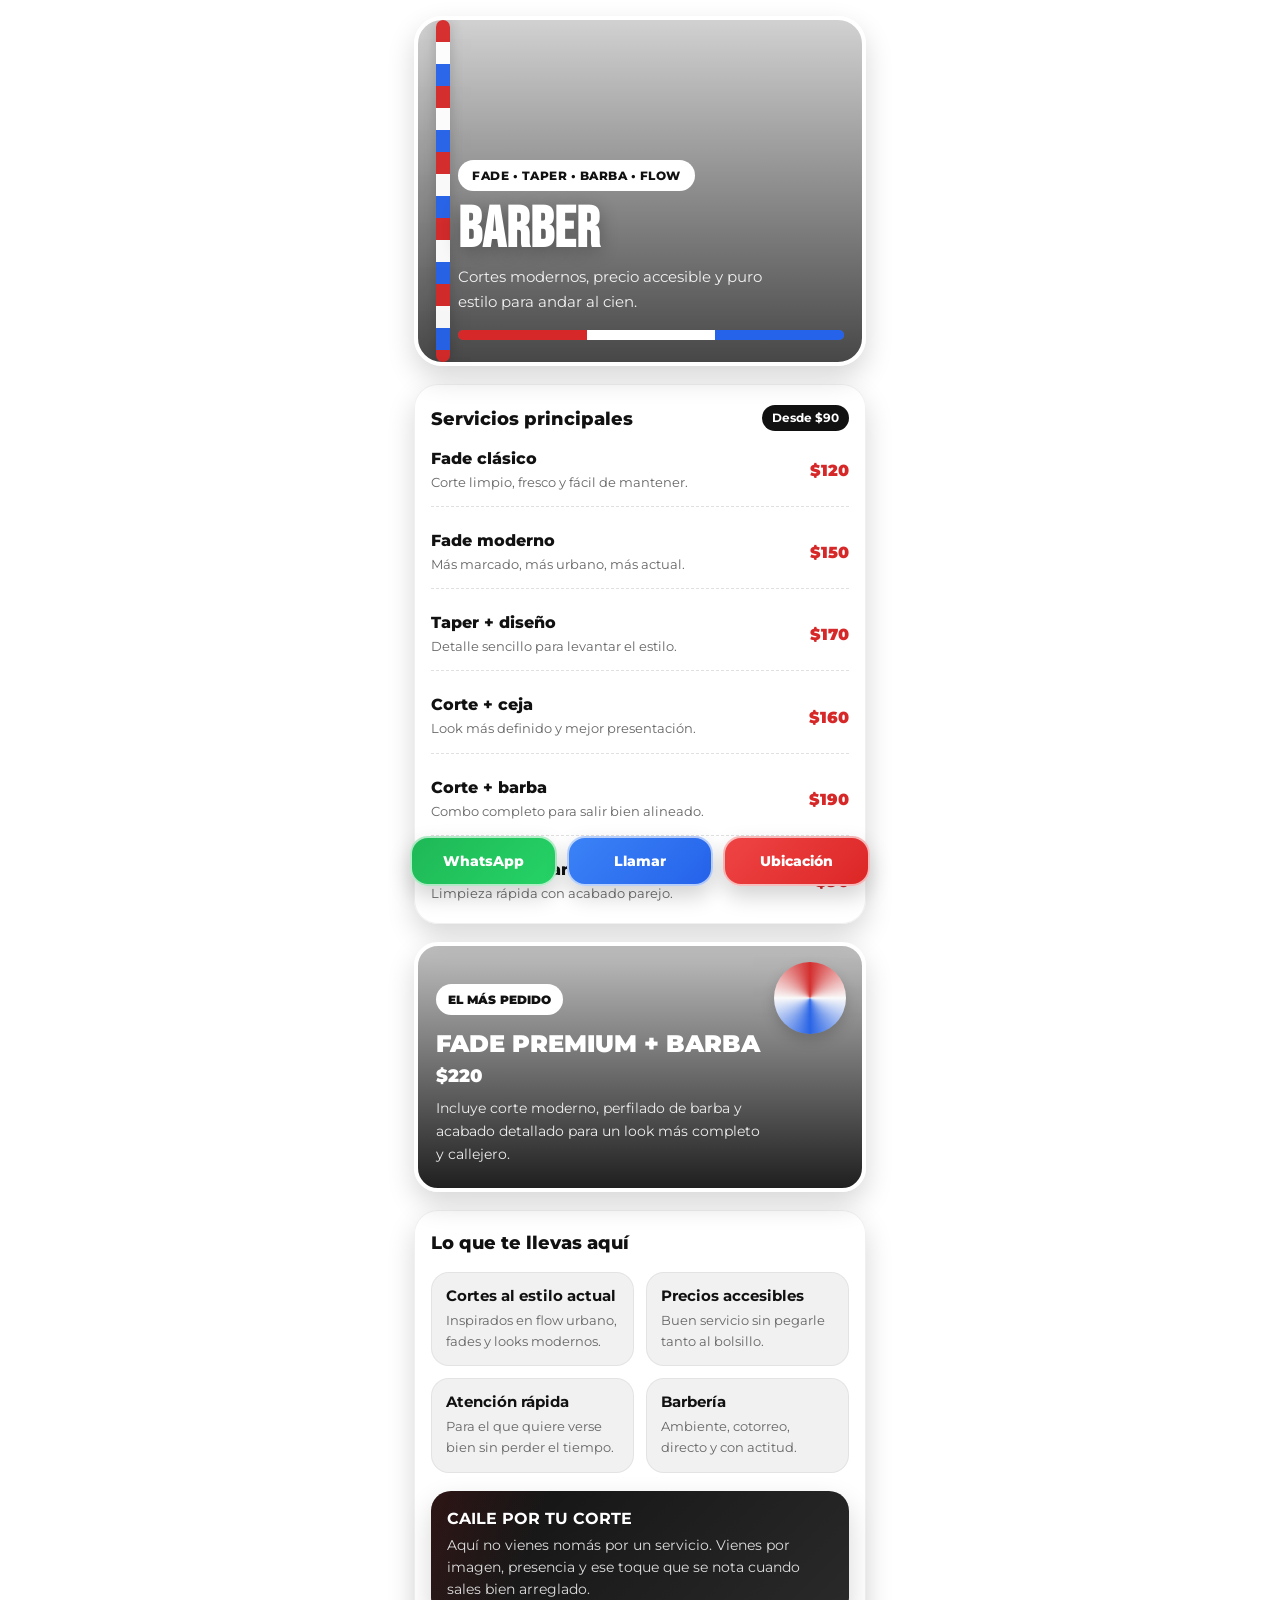
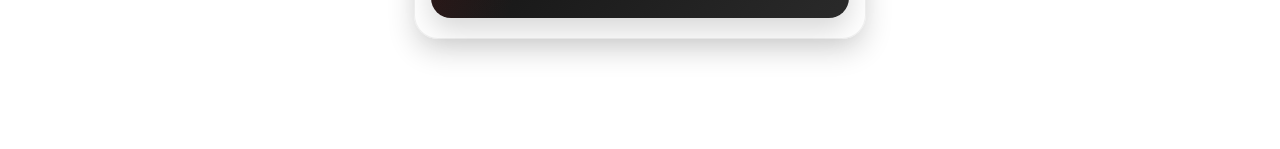
<file: ejemplo-barberia.html>
<!DOCTYPE html>
<html lang="es">
<head>
  <meta charset="UTF-8" />
  <meta name="viewport" content="width=device-width, initial-scale=1.0" />
  <title>Barber | Menú Digital</title>
  <link rel="preconnect" href="https://fonts.googleapis.com">
  <link rel="preconnect" href="https://fonts.gstatic.com" crossorigin>
  <link href="https://fonts.googleapis.com/css2?family=Bebas+Neue&family=Montserrat:wght@400;500;600;700;800&display=swap" rel="stylesheet">

  <style>
    * {
      margin: 0;
      padding: 0;
      box-sizing: border-box;
    }

    :root {
      --blanco: #f7f7f7;
      --blanco-2: #ffffff;
      --gris: #e9e9e9;
      --gris-texto: #666666;
      --negro: #111111;
      --negro-2: #1b1b1b;
      --rojo: #d62828;
      --azul: #2563eb;
      --verde: #25D366;
      --rojo-btn: #dc2626;
      --azul-btn: #2563eb;
      --sombra: 0 12px 28px rgba(0,0,0,0.16);
      --radio: 24px;
    }

    body {
      font-family: 'Montserrat', sans-serif;
      background:
        linear-gradient(rgba(255,255,255,0.78), rgba(255,255,255,0.94)),
        url('https://images.unsplash.com/photo-1622286342621-4bd786c2447c?auto=format&fit=crop&w=1200&q=80') center/cover fixed;
      color: var(--negro);
      min-height: 100vh;
    }

    .app {
      max-width: 480px;
      margin: 0 auto;
      min-height: 100vh;
      padding: 16px 14px 110px;
    }

    .hero {
      position: relative;
      min-height: 320px;
      border-radius: 28px;
      overflow: hidden;
      box-shadow: var(--sombra);
      background:
        linear-gradient(to top, rgba(0,0,0,0.72), rgba(0,0,0,0.18)),
        url('https://images.unsplash.com/photo-1512690459411-b0fd1c86b8c8?auto=format&fit=crop&w=1200&q=80') center/cover no-repeat;
      display: flex;
      align-items: flex-end;
      padding: 22px 18px;
      border: 4px solid white;
    }

    .hero::before {
      content: "";
      position: absolute;
      top: 0;
      left: 18px;
      width: 14px;
      height: 100%;
      background: repeating-linear-gradient(
        to bottom,
        var(--rojo) 0 22px,
        white 22px 44px,
        var(--azul) 44px 66px
      );
      border-radius: 20px;
      opacity: 0.95;
      box-shadow: 0 0 14px rgba(0,0,0,0.2);
    }

    .hero-content {
      position: relative;
      z-index: 1;
      width: 100%;
      padding-left: 22px;
    }

    .top-tag {
      display: inline-block;
      background: white;
      color: var(--negro);
      font-size: 0.78rem;
      font-weight: 800;
      padding: 8px 14px;
      border-radius: 999px;
      margin-bottom: 12px;
      letter-spacing: 0.5px;
    }

    .brand {
      font-family: 'Bebas Neue', sans-serif;
      font-size: 3.2rem;
      line-height: 0.95;
      letter-spacing: 1px;
      color: white;
      margin-bottom: 8px;
      text-shadow: 0 4px 18px rgba(0,0,0,0.3);
    }

    .subtitle {
      color: #f1f1f1;
      font-size: 0.95rem;
      line-height: 1.6;
      max-width: 310px;
    }

    .barber-pattern {
      display: flex;
      gap: 0;
      margin-top: 16px;
      border-radius: 999px;
      overflow: hidden;
      width: 100%;
      height: 10px;
      box-shadow: inset 0 0 0 1px rgba(255,255,255,0.15);
    }

    .barber-pattern span:nth-child(1) { background: var(--rojo); width: 33.33%; }
    .barber-pattern span:nth-child(2) { background: white; width: 33.33%; }
    .barber-pattern span:nth-child(3) { background: var(--azul); width: 33.33%; }

    .section {
      background: rgba(255,255,255,0.92);
      border: 1px solid rgba(0,0,0,0.06);
      border-radius: var(--radio);
      padding: 20px 16px;
      margin-top: 18px;
      box-shadow: var(--sombra);
    }

    .section-title {
      display: flex;
      justify-content: space-between;
      align-items: center;
      gap: 10px;
      margin-bottom: 18px;
    }

    .section-title h2 {
      font-size: 1.15rem;
      font-weight: 800;
      color: var(--negro);
    }

    .badge-mini {
      background: #111111;
      color: white;
      font-size: 0.72rem;
      font-weight: 700;
      padding: 6px 10px;
      border-radius: 999px;
    }

    .menu-list {
      display: flex;
      flex-direction: column;
      gap: 10px;
    }

    .menu-item {
      display: flex;
      justify-content: space-between;
      align-items: center;
      gap: 14px;
      padding: 14px 0;
      border-bottom: 1px dashed rgba(0,0,0,0.12);
    }

    .menu-item:last-child {
      border-bottom: none;
      padding-bottom: 0;
    }

    .menu-item:first-child {
      padding-top: 0;
    }

    .service-box h3 {
      font-size: 1rem;
      font-weight: 800;
      color: var(--negro);
      margin-bottom: 4px;
    }

    .service-box p {
      font-size: 0.84rem;
      color: var(--gris-texto);
      line-height: 1.5;
    }

    .price {
      min-width: 80px;
      text-align: right;
      font-size: 1rem;
      font-weight: 900;
      color: var(--rojo);
    }

    .featured {
      position: relative;
      min-height: 250px;
      border-radius: 24px;
      overflow: hidden;
      margin-top: 18px;
      box-shadow: var(--sombra);
      background:
        linear-gradient(to top, rgba(0,0,0,0.88), rgba(0,0,0,0.25)),
        url('https://images.unsplash.com/photo-1503951914875-452162b0f3f1?auto=format&fit=crop&w=1200&q=80') center/cover no-repeat;
      display: flex;
      align-items: flex-end;
      border: 4px solid white;
    }

    .featured::after {
      content: "";
      position: absolute;
      top: 16px;
      right: 16px;
      width: 72px;
      height: 72px;
      border-radius: 50%;
      background: conic-gradient(var(--rojo), white, var(--azul), white, var(--rojo));
      opacity: 0.95;
      box-shadow: 0 6px 14px rgba(0,0,0,0.18);
    }

    .featured-content {
      position: relative;
      z-index: 1;
      padding: 22px 18px;
      width: 100%;
    }

    .featured-label {
      display: inline-block;
      background: white;
      color: var(--negro);
      font-size: 0.75rem;
      font-weight: 900;
      padding: 8px 12px;
      border-radius: 999px;
      margin-bottom: 14px;
    }

    .featured h3 {
      font-size: 1.5rem;
      color: white;
      font-weight: 900;
      margin-bottom: 6px;
      text-transform: uppercase;
    }

    .featured .featured-price {
      font-size: 1.15rem;
      font-weight: 900;
      color: #ffffff;
      margin-bottom: 10px;
    }

    .featured p {
      color: #ededed;
      font-size: 0.9rem;
      line-height: 1.6;
      max-width: 330px;
    }

    .info-grid {
      display: grid;
      grid-template-columns: repeat(2, 1fr);
      gap: 12px;
      margin-top: 18px;
    }

    .mini-card {
      background: #f1f1f1;
      border: 1px solid rgba(0,0,0,0.06);
      border-radius: 18px;
      padding: 14px;
    }

    .mini-card strong {
      display: block;
      color: var(--negro);
      font-size: 0.92rem;
      margin-bottom: 5px;
    }

    .mini-card span {
      color: var(--gris-texto);
      font-size: 0.82rem;
      line-height: 1.5;
    }

    .street-banner {
      margin-top: 18px;
      background: linear-gradient(135deg, #111111, #2a2a2a);
      color: white;
      border-radius: 20px;
      padding: 18px 16px;
      box-shadow: var(--sombra);
      position: relative;
      overflow: hidden;
    }

    .street-banner::before {
      content: "";
      position: absolute;
      left: -20px;
      top: 0;
      width: 120px;
      height: 100%;
      background: linear-gradient(90deg, rgba(214,40,40,0.14), transparent);
      transform: skewX(-20deg);
    }

    .street-banner h3 {
      position: relative;
      z-index: 1;
      font-size: 1rem;
      margin-bottom: 6px;
      text-transform: uppercase;
    }

    .street-banner p {
      position: relative;
      z-index: 1;
      color: #dddddd;
      font-size: 0.86rem;
      line-height: 1.6;
    }

    .actions {
      position: fixed;
      left: 50%;
      bottom: 14px;
      transform: translateX(-50%);
      width: calc(100% - 22px);
      max-width: 460px;
      display: grid;
      grid-template-columns: repeat(3, 1fr);
      gap: 10px;
      z-index: 1000;
    }

    .btn {
      text-decoration: none;
      color: white;
      font-size: 0.88rem;
      font-weight: 800;
      padding: 14px 10px;
      border-radius: 18px;
      text-align: center;
      box-shadow: 0 10px 22px rgba(0,0,0,0.18);
      transition: transform 0.2s ease, opacity 0.2s ease;
      border: 2px solid rgba(255,255,255,0.65);
    }

    .btn:hover {
      transform: translateY(-2px);
      opacity: 0.96;
    }

    .btn-whatsapp {
      background: linear-gradient(135deg, #1fb857, var(--verde));
    }

    .btn-call {
      background: linear-gradient(135deg, #3b82f6, var(--azul-btn));
    }

    .btn-map {
      background: linear-gradient(135deg, #ef4444, var(--rojo-btn));
    }

    @media (max-width: 390px) {
      .brand {
        font-size: 2.7rem;
      }

      .subtitle {
        font-size: 0.88rem;
      }

      .btn {
        font-size: 0.8rem;
        padding: 13px 8px;
      }

      .featured h3 {
        font-size: 1.25rem;
      }
    }

    @media (min-width: 700px) {
      .hero {
        min-height: 350px;
      }

      .brand {
        font-size: 3.6rem;
      }
    }
  </style>
</head>
<body>

  <main class="app">

    <section class="hero">
      <div class="hero-content">
        <div class="top-tag">FADE • TAPER • BARBA • FLOW</div>
        <h1 class="brand">BARBER</h1>
        <p class="subtitle">Cortes modernos, precio accesible y puro estilo para andar al cien.</p>

        <div class="barber-pattern">
          <span></span>
          <span></span>
          <span></span>
        </div>
      </div>
    </section>

    <section class="section">
      <div class="section-title">
        <h2>Servicios principales</h2>
        <div class="badge-mini">Desde $90</div>
      </div>

      <div class="menu-list">
        <div class="menu-item">
          <div class="service-box">
            <h3>Fade clásico</h3>
            <p>Corte limpio, fresco y fácil de mantener.</p>
          </div>
          <div class="price">$120</div>
        </div>

        <div class="menu-item">
          <div class="service-box">
            <h3>Fade moderno</h3>
            <p>Más marcado, más urbano, más actual.</p>
          </div>
          <div class="price">$150</div>
        </div>

        <div class="menu-item">
          <div class="service-box">
            <h3>Taper + diseño</h3>
            <p>Detalle sencillo para levantar el estilo.</p>
          </div>
          <div class="price">$170</div>
        </div>

        <div class="menu-item">
          <div class="service-box">
            <h3>Corte + ceja</h3>
            <p>Look más definido y mejor presentación.</p>
          </div>
          <div class="price">$160</div>
        </div>

        <div class="menu-item">
          <div class="service-box">
            <h3>Corte + barba</h3>
            <p>Combo completo para salir bien alineado.</p>
          </div>
          <div class="price">$190</div>
        </div>

        <div class="menu-item">
          <div class="service-box">
            <h3>Perfilado de barba</h3>
            <p>Limpieza rápida con acabado parejo.</p>
          </div>
          <div class="price">$90</div>
        </div>
      </div>
    </section>

    <section class="featured">
      <div class="featured-content">
        <div class="featured-label">EL MÁS PEDIDO</div>
        <h3>Fade premium + barba</h3>
        <div class="featured-price">$220</div>
        <p>Incluye corte moderno, perfilado de barba y acabado detallado para un look más completo y callejero.</p>
      </div>
    </section>

    <section class="section">
      <div class="section-title">
        <h2>Lo que te llevas aquí</h2>
      </div>

      <div class="info-grid">
        <div class="mini-card">
          <strong>Cortes al estilo actual</strong>
          <span>Inspirados en flow urbano, fades y looks modernos.</span>
        </div>

        <div class="mini-card">
          <strong>Precios accesibles</strong>
          <span>Buen servicio sin pegarle tanto al bolsillo.</span>
        </div>

        <div class="mini-card">
          <strong>Atención rápida</strong>
          <span>Para el que quiere verse bien sin perder el tiempo.</span>
        </div>

        <div class="mini-card">
          <strong>Barbería</strong>
          <span>Ambiente, cotorreo, directo y con actitud.</span>
        </div>
      </div>

      <div class="street-banner">
        <h3>Caile por tu corte</h3>
        <p>Aquí no vienes nomás por un servicio. Vienes por imagen, presencia y ese toque que se nota cuando sales bien arreglado.</p>
      </div>
    </section>

  </main>

  <div class="actions">
    <a href="https://wa.me/524495820032?text=Hola,%20me%20interesa%20una%20cotizaci%C3%B3n" class="btn btn-whatsapp">WhatsApp</a>
    <a href="tel:4491386873" class="btn btn-call">Llamar</a>
    <a href="https://maps.app.goo.gl/Wk78oyDtNKZS2opB8" class="btn btn-map">Ubicación</a>
  </div>

</body>
</html>
</file>
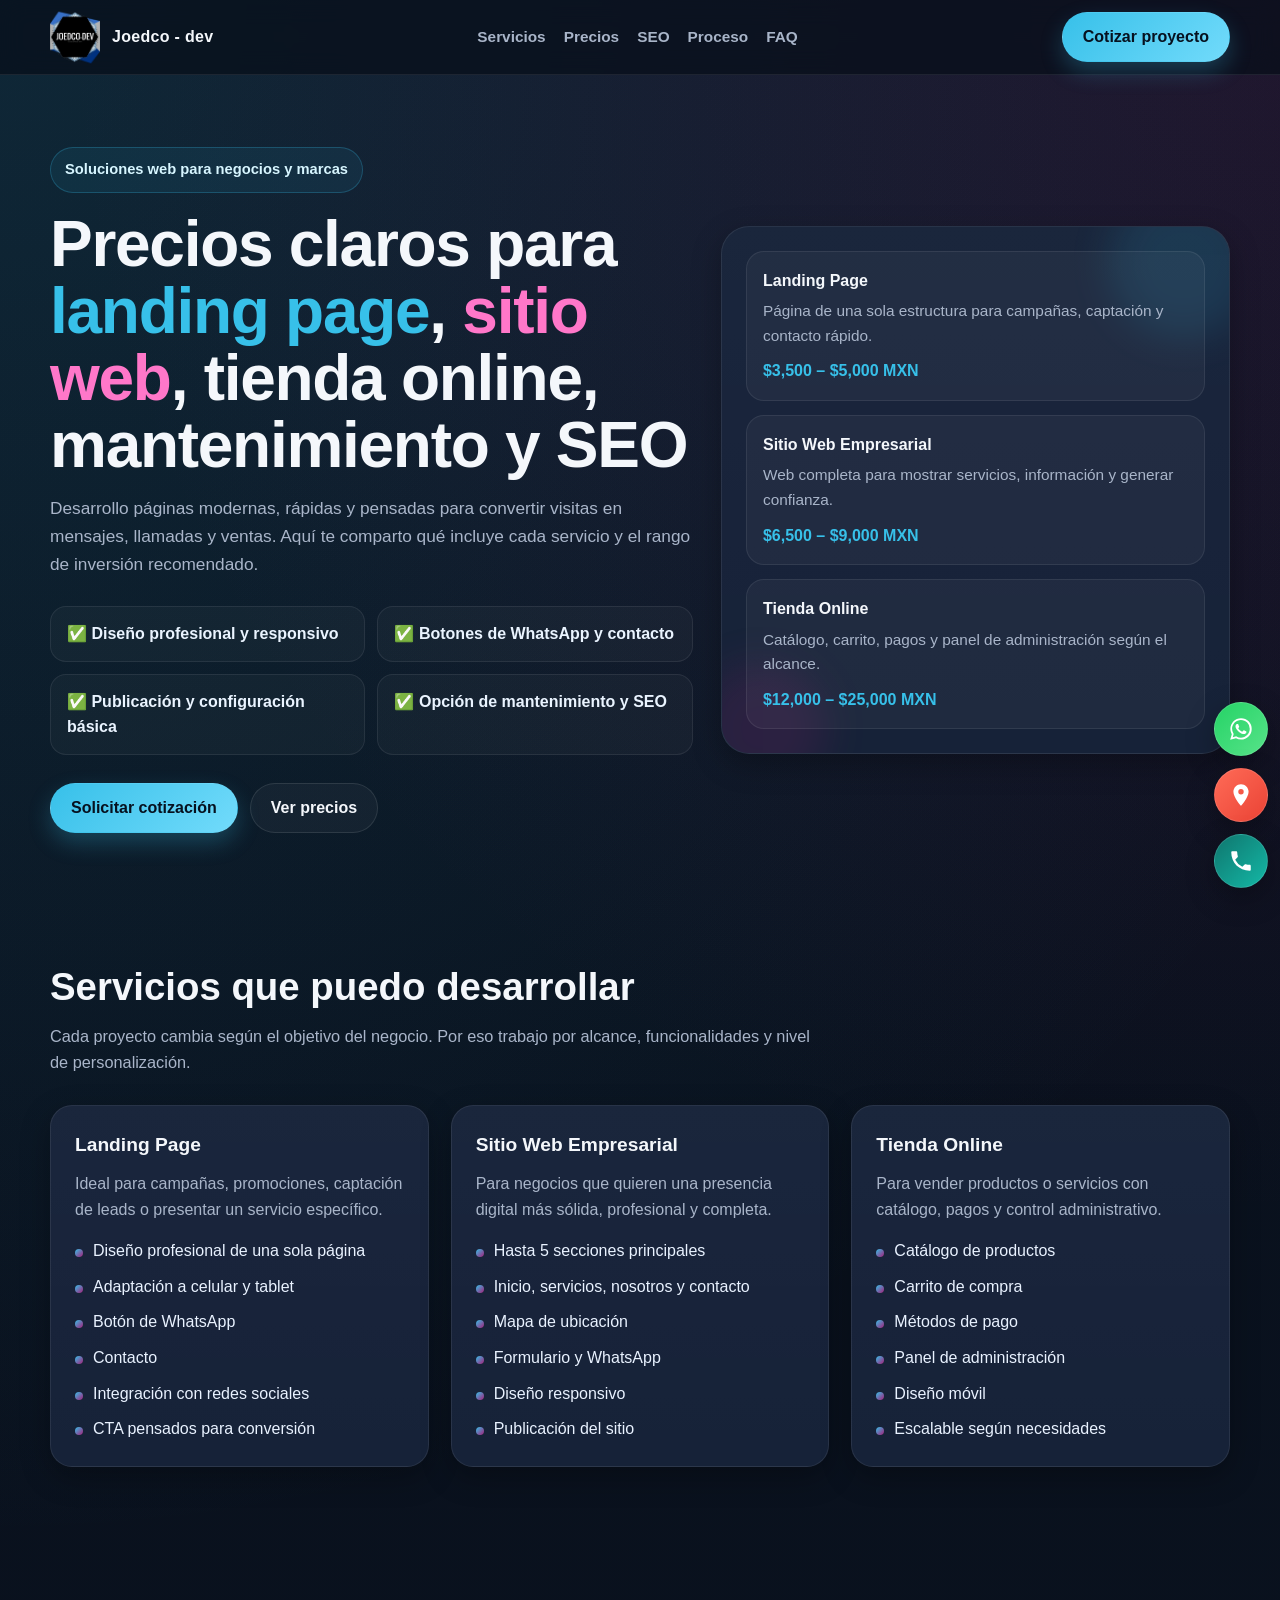
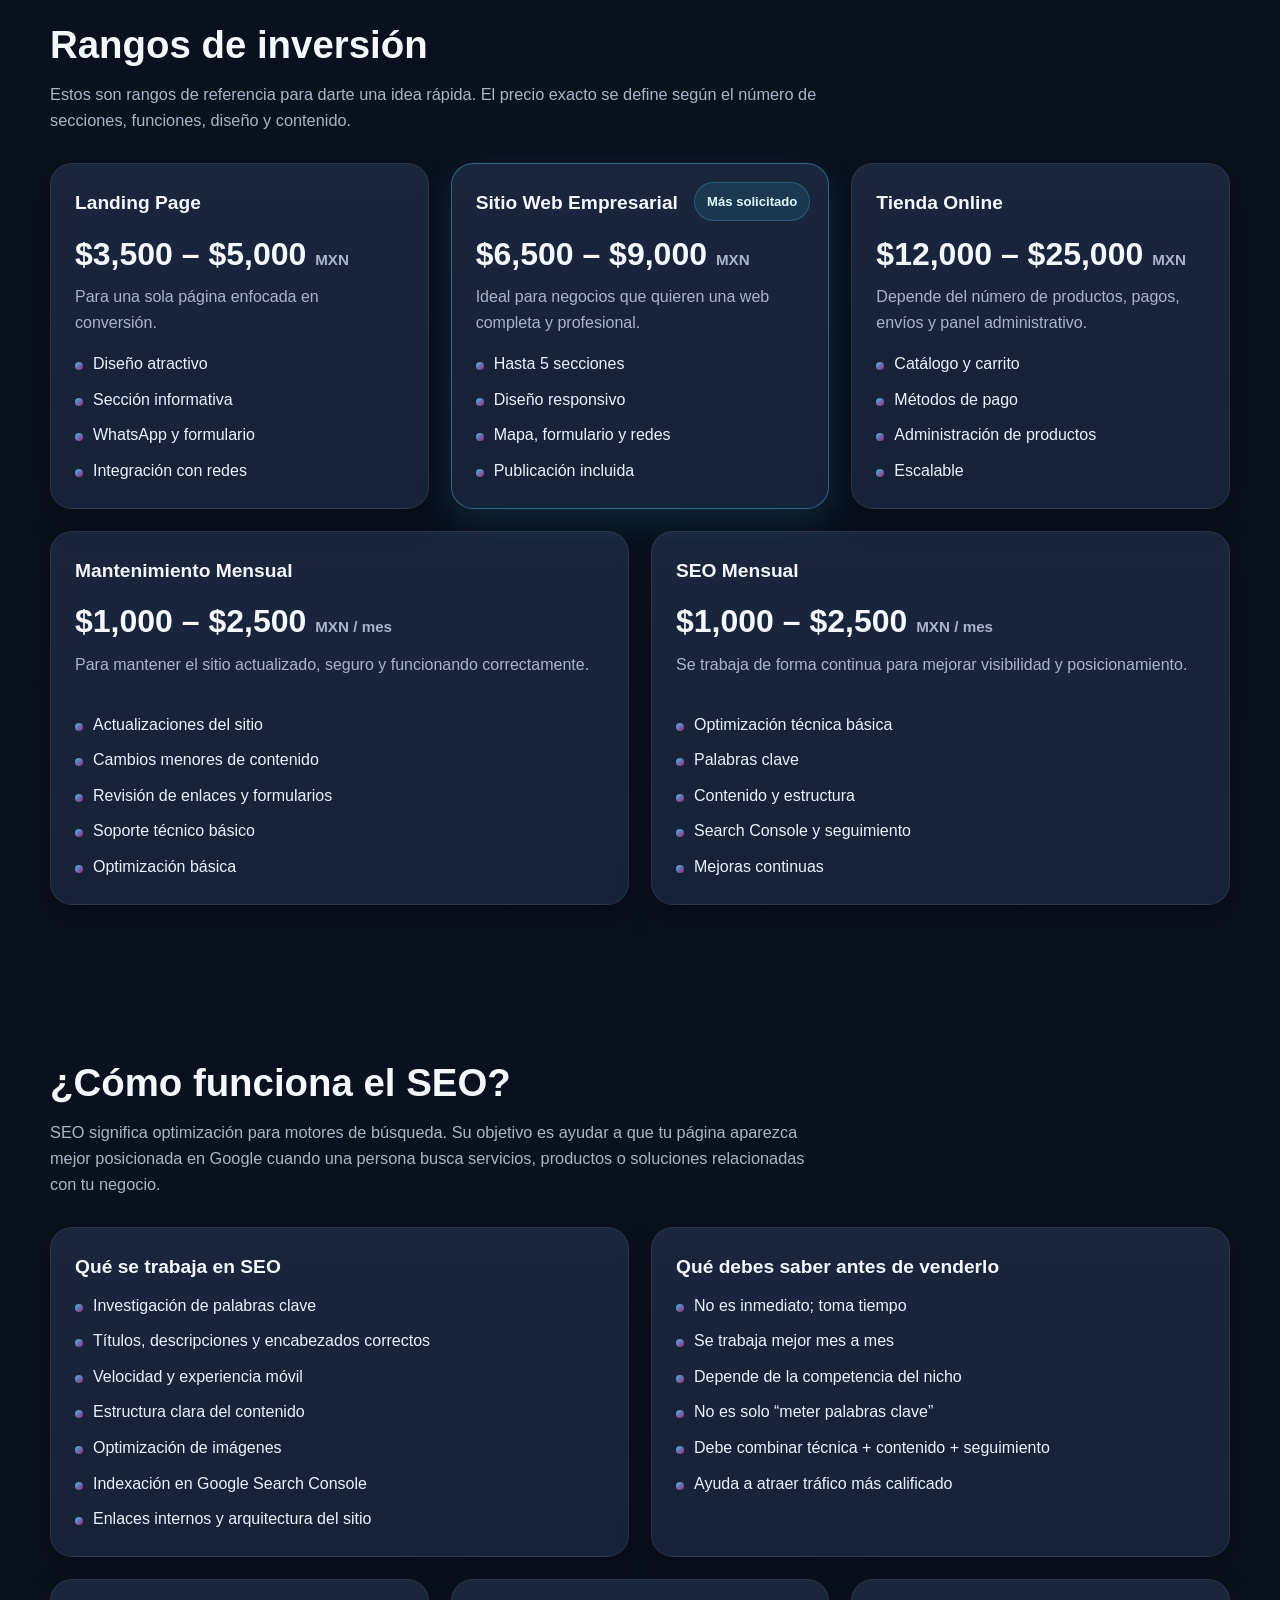
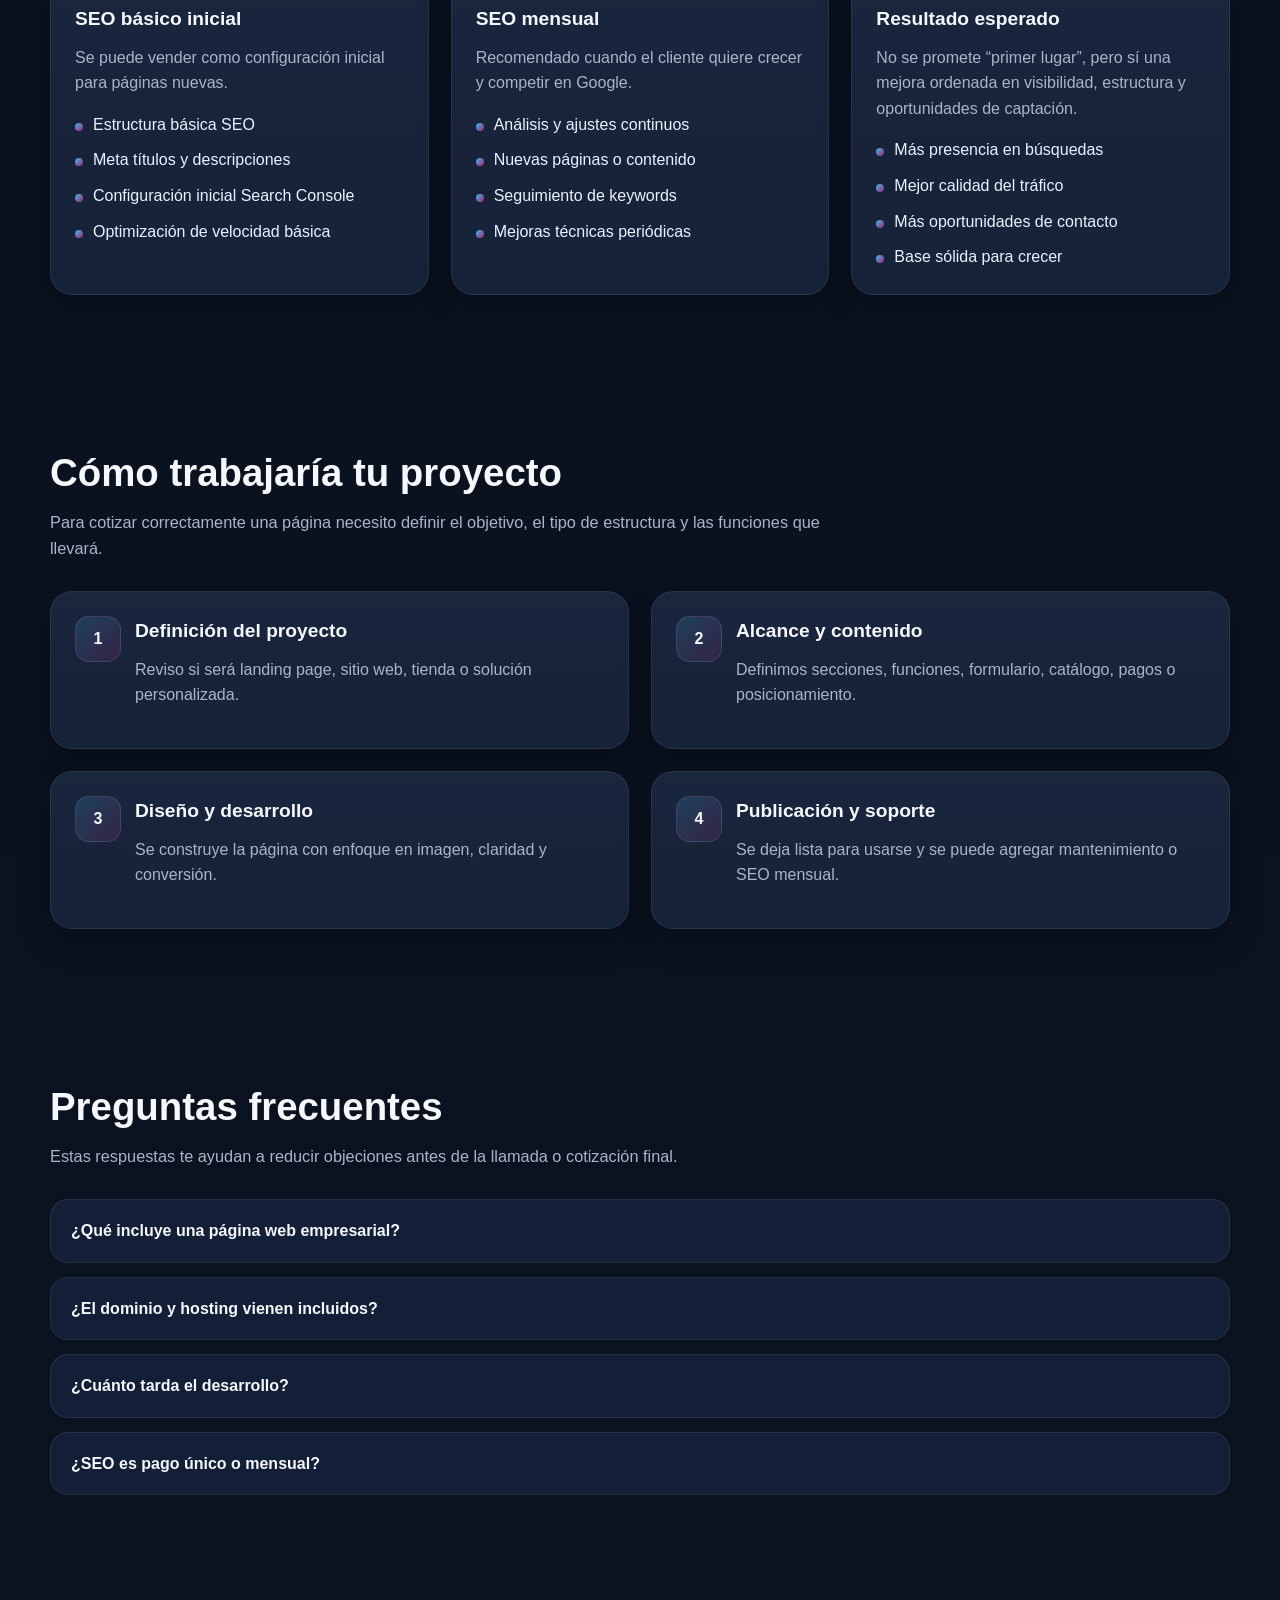
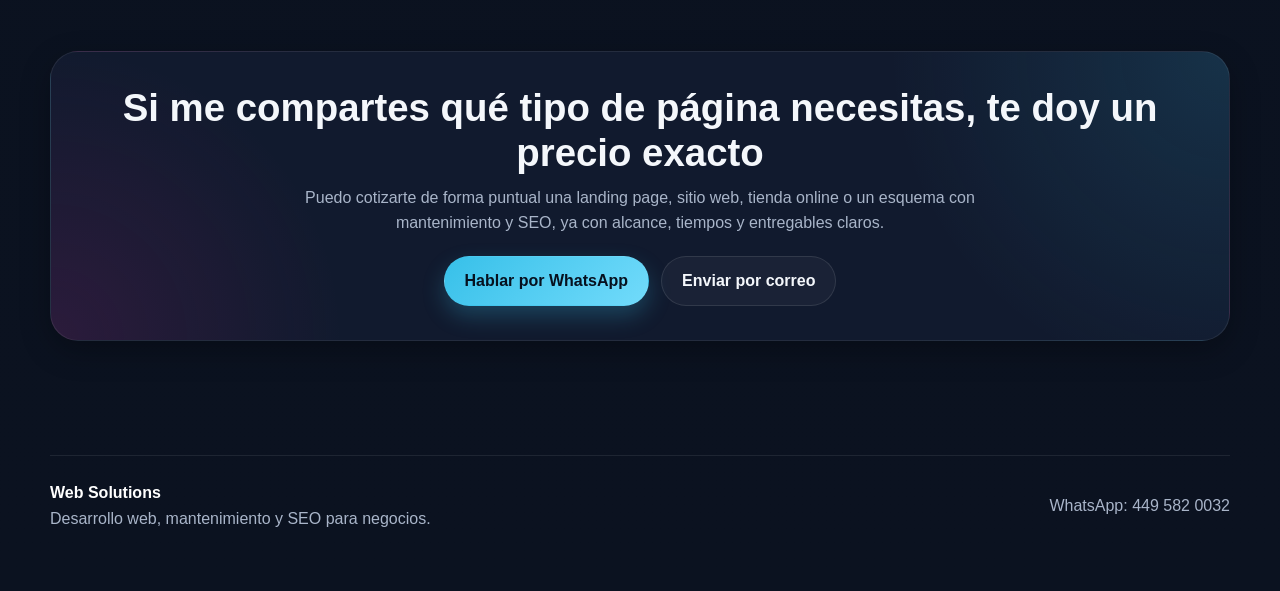
<file: sitio-web-paquetes.html>
<!DOCTYPE html>
<html lang="es">

<head>
    <meta charset="UTF-8" />
    <meta name="viewport" content="width=device-width, initial-scale=1.0" />
    <title>Propuesta de Servicios Web</title>
  <link rel="icon" type="image/x-icon" href="/img/favicon.png">
    <meta name="description"
        content="Landing page de servicios web: landing page, sitio web, tienda online, mantenimiento y SEO." />
    <link rel="stylesheet" href="styles-sitio-web.css" />
     <!-- Facebook Pixel Code --><script>!function(f,b,e,v,n,t,s){if(f.fbq)return;n=f.fbq=function(){n.callMethod?n.callMethod.apply(n,arguments):n.queue.push(arguments)};if(!f._fbq)f._fbq=n;n.push=n;n.loaded=!0;n.version='2.0';n.queue=[];t=b.createElement(e);t.async=!0;t.src=v;s=b.getElementsByTagName(e)[0];s.parentNode.insertBefore(t,s)}(window,document,'script','https://connect.facebook.net/en_US/fbevents.js'); fbq('init', '2627497580969172'); fbq('track', 'PageView');</script><noscript> <img height="1" width="1" src="https://www.facebook.com/tr?id=2627497580969172&ev=PageView&noscript=1"/></noscript><!-- End Facebook Pixel Code -->
</head>

<body>

    <!-- Botones flotantes -->
    <div class="floating-actions">
        <a class="float-btn whatsapp" href="https://wa.me/524495820032?text=%C2%A1Quiero%20m%C3%A1s%20informaci%C3%B3n!"
            target="_blank" aria-label="WhatsApp" title="WhatsApp">
            <svg viewBox="0 0 24 24" aria-hidden="true">
                <path fill="currentColor"
                    d="M19.05 4.91A9.82 9.82 0 0 0 12.03 2C6.61 2 2.2 6.41 2.2 11.83c0 1.74.45 3.44 1.31 4.95L2 22l5.38-1.41a9.8 9.8 0 0 0 4.65 1.18h.01c5.42 0 9.83-4.41 9.83-9.83a9.77 9.77 0 0 0-2.82-7.03Zm-7.02 15.2h-.01a8.13 8.13 0 0 1-4.14-1.13l-.3-.18-3.19.84.85-3.11-.2-.32a8.14 8.14 0 0 1-1.26-4.38c0-4.5 3.66-8.16 8.17-8.16 2.18 0 4.23.85 5.76 2.39a8.1 8.1 0 0 1 2.38 5.77c0 4.5-3.66 8.16-8.16 8.16Zm4.48-6.12c-.25-.12-1.47-.72-1.69-.8-.23-.08-.39-.12-.56.12-.16.25-.64.8-.78.96-.14.16-.29.18-.54.06-.25-.12-1.04-.38-1.98-1.2-.73-.65-1.23-1.45-1.37-1.69-.14-.25-.02-.38.1-.5.11-.11.25-.29.37-.43.12-.15.16-.25.25-.41.08-.17.04-.31-.02-.43-.06-.12-.56-1.35-.77-1.85-.2-.48-.41-.42-.56-.42h-.48c-.16 0-.43.06-.66.31-.23.25-.87.85-.87 2.07s.89 2.4 1.02 2.56c.12.16 1.75 2.66 4.23 3.73.59.25 1.05.4 1.41.51.59.19 1.13.16 1.56.1.48-.07 1.47-.6 1.68-1.19.21-.59.21-1.09.14-1.19-.06-.1-.23-.16-.48-.29Z" />
            </svg>
        </a>

        <a class="float-btn maps" href="https://maps.app.goo.gl/Wk78oyDtNKZS2opB8" target="_blank"
            aria-label="Ubicación" title="Ubicación">
            <svg viewBox="0 0 24 24" aria-hidden="true">
                <path fill="currentColor"
                    d="M12 2C8.13 2 5 5.13 5 9c0 5.25 7 13 7 13s7-7.75 7-13c0-3.87-3.13-7-7-7Zm0 9.5A2.5 2.5 0 1 1 12 6.5a2.5 2.5 0 0 1 0 5Z" />
            </svg>
        </a>

        <a class="float-btn call" href="tel:4491386873" aria-label="Llamar" title="Llamar">
            <svg viewBox="0 0 24 24" aria-hidden="true">
                <path fill="currentColor"
                    d="M6.62 10.79a15.05 15.05 0 0 0 6.59 6.59l2.2-2.2c.27-.27.67-.36 1.02-.24 1.12.37 2.33.57 3.57.57.55 0 1 .45 1 1V20c0 .55-.45 1-1 1C10.3 21 3 13.7 3 4c0-.55.45-1 1-1h3.5c.55 0 1 .45 1 1 0 1.25.2 2.45.57 3.58.11.35.03.74-.25 1.01l-2.2 2.2Z" />
            </svg>
        </a>
    </div>


    <header class="header">
        <div class="container nav">
            <a href="/" class="brand">
                <img src="Joedco-HD.png" alt="logo" width="50px">
                <span>Joedco - dev</span>
            </a>

            <nav class="menu">
                <a href="#servicios">Servicios</a>
                <a href="#precios">Precios</a>
                <a href="#seo">SEO</a>
                <a href="#proceso">Proceso</a>
                <a href="#faq">FAQ</a>
            </nav>

            <a class="btn btn-primary"
                href="https://wa.me/524495820032?text=Hola,%20quiero%20cotizar%20un%20proyecto%20web" target="_blank"
                rel="noopener noreferrer">
                Cotizar proyecto
            </a>
        </div>
    </header>

    <main>
        <section class="hero">
            <div class="container hero-grid">
                <div>
                    <span class="badge">Soluciones web para negocios y marcas</span>
                    <h1>
                        Precios claros para
                        <span class="accent">landing page</span>,
                        <span class="accent-2">sitio web</span>,
                        tienda online, mantenimiento y SEO
                    </h1>
                    <p>
                        Desarrollo páginas modernas, rápidas y pensadas para convertir visitas en mensajes, llamadas y
                        ventas.
                        Aquí te comparto qué incluye cada servicio y el rango de inversión recomendado.
                    </p>

                    <ul class="check-list">
                        <li>✅ Diseño profesional y responsivo</li>
                        <li>✅ Botones de WhatsApp y contacto</li>
                        <li>✅ Publicación y configuración básica</li>
                        <li>✅ Opción de mantenimiento y SEO</li>
                    </ul>

                    <div class="hero-actions" style="display:flex; gap:12px; flex-wrap:wrap;">
                        <a class="btn btn-primary"
                            href="https://wa.me/524495820032?text=Hola,%20me%20interesa%20una%20cotizaci%C3%B3n"
                            target="_blank" rel="noopener noreferrer">
                            Solicitar cotización
                        </a>
                        <a class="btn btn-secondary" href="#precios">
                            Ver precios
                        </a>
                    </div>
                </div>

                <aside class="hero-card">
                    <div class="price-preview">
                        <div class="mini-card">
                            <h3>Landing Page</h3>
                            <p>Página de una sola estructura para campañas, captación y contacto rápido.</p>
                            <span class="mini-price">$3,500 – $5,000 MXN</span>
                        </div>

                        <div class="mini-card">
                            <h3>Sitio Web Empresarial</h3>
                            <p>Web completa para mostrar servicios, información y generar confianza.</p>
                            <span class="mini-price">$6,500 – $9,000 MXN</span>
                        </div>

                        <div class="mini-card">
                            <h3>Tienda Online</h3>
                            <p>Catálogo, carrito, pagos y panel de administración según el alcance.</p>
                            <span class="mini-price">$12,000 – $25,000 MXN</span>
                        </div>
                    </div>
                </aside>
            </div>
        </section>

        <section class="section" id="servicios">
            <div class="container">
                <h2 class="section-title">Servicios que puedo desarrollar</h2>
                <p class="section-subtitle">
                    Cada proyecto cambia según el objetivo del negocio. Por eso trabajo por alcance,
                    funcionalidades y nivel de personalización.
                </p>

                <div class="grid grid-3">
                    <article class="card">
                        <h3>Landing Page</h3>
                        <p>Ideal para campañas, promociones, captación de leads o presentar un servicio específico.</p>
                        <ul class="features">
                            <li>Diseño profesional de una sola página</li>
                            <li>Adaptación a celular y tablet</li>
                            <li>Botón de WhatsApp</li>
                            <li>Contacto</li>
                            <li>Integración con redes sociales</li>
                            <li>CTA pensados para conversión</li>
                        </ul>
                    </article>

                    <article class="card">
                        <h3>Sitio Web Empresarial</h3>
                        <p>Para negocios que quieren una presencia digital más sólida, profesional y completa.</p>
                        <ul class="features">
                            <li>Hasta 5 secciones principales</li>
                            <li>Inicio, servicios, nosotros y contacto</li>
                            <li>Mapa de ubicación</li>
                            <li>Formulario y WhatsApp</li>
                            <li>Diseño responsivo</li>
                            <li>Publicación del sitio</li>
                        </ul>
                    </article>

                    <article class="card">
                        <h3>Tienda Online</h3>
                        <p>Para vender productos o servicios con catálogo, pagos y control administrativo.</p>
                        <ul class="features">
                            <li>Catálogo de productos</li>
                            <li>Carrito de compra</li>
                            <li>Métodos de pago</li>
                            <li>Panel de administración</li>
                            <li>Diseño móvil</li>
                            <li>Escalable según necesidades</li>
                        </ul>
                    </article>
                </div>
            </div>
        </section>

        <section class="section" id="precios">
            <div class="container">
                <h2 class="section-title">Rangos de inversión</h2>
                <p class="section-subtitle">
                    Estos son rangos de referencia para darte una idea rápida. El precio exacto se define según
                    el número de secciones, funciones, diseño y contenido.
                </p>

                <div class="grid grid-3">
                    <article class="card pricing-card">
                        <h3>Landing Page</h3>
                        <div class="price">$3,500 – $5,000 <small>MXN</small></div>
                        <div class="price-note">Para una sola página enfocada en conversión.</div>
                        <ul class="features">
                            <li>Diseño atractivo</li>
                            <li>Sección informativa</li>
                            <li>WhatsApp y formulario</li>
                            <li>Integración con redes</li>
                        </ul>
                    </article>

                    <article class="card pricing-card popular">
                        <span class="tag">Más solicitado</span>
                        <h3>Sitio Web Empresarial</h3>
                        <div class="price">$6,500 – $9,000 <small>MXN</small></div>
                        <div class="price-note">Ideal para negocios que quieren una web completa y profesional.</div>
                        <ul class="features">
                            <li>Hasta 5 secciones</li>
                            <li>Diseño responsivo</li>
                            <li>Mapa, formulario y redes</li>
                            <li>Publicación incluida</li>
                        </ul>
                    </article>

                    <article class="card pricing-card">
                        <h3>Tienda Online</h3>
                        <div class="price">$12,000 – $25,000 <small>MXN</small></div>
                        <div class="price-note">Depende del número de productos, pagos, envíos y panel administrativo.
                        </div>
                        <ul class="features">
                            <li>Catálogo y carrito</li>
                            <li>Métodos de pago</li>
                            <li>Administración de productos</li>
                            <li>Escalable</li>
                        </ul>
                    </article>
                </div>

                <div class="grid grid-2" style="margin-top:22px;">
                    <article class="card">
                        <h3>Mantenimiento Mensual</h3>
                        <div class="price">$1,000 – $2,500 <small>MXN / mes</small></div>
                        <div class="price-note">Para mantener el sitio actualizado, seguro y funcionando correctamente.
                        </div>
                        <ul class="features">
                            <li>Actualizaciones del sitio</li>
                            <li>Cambios menores de contenido</li>
                            <li>Revisión de enlaces y formularios</li>
                            <li>Soporte técnico básico</li>
                            <li>Optimización básica</li>
                        </ul>
                    </article>

                    <article class="card">
                        <h3>SEO Mensual</h3>
                        <div class="price">$1,000 – $2,500 <small>MXN / mes</small></div>
                        <div class="price-note">Se trabaja de forma continua para mejorar visibilidad y posicionamiento.
                        </div>
                        <ul class="features">
                            <li>Optimización técnica básica</li>
                            <li>Palabras clave</li>
                            <li>Contenido y estructura</li>
                            <li>Search Console y seguimiento</li>
                            <li>Mejoras continuas</li>
                        </ul>
                    </article>
                </div>
            </div>
        </section>

        <section class="section" id="seo">
            <div class="container">
                <h2 class="section-title">¿Cómo funciona el SEO?</h2>
                <p class="section-subtitle">
                    SEO significa optimización para motores de búsqueda. Su objetivo es ayudar a que tu página
                    aparezca mejor posicionada en Google cuando una persona busca servicios, productos o soluciones
                    relacionadas con tu negocio.
                </p>

                <div class="grid grid-2">
                    <article class="card">
                        <h3>Qué se trabaja en SEO</h3>
                        <ul class="features">
                            <li>Investigación de palabras clave</li>
                            <li>Títulos, descripciones y encabezados correctos</li>
                            <li>Velocidad y experiencia móvil</li>
                            <li>Estructura clara del contenido</li>
                            <li>Optimización de imágenes</li>
                            <li>Indexación en Google Search Console</li>
                            <li>Enlaces internos y arquitectura del sitio</li>
                        </ul>
                    </article>

                    <article class="card">
                        <h3>Qué debes saber antes de venderlo</h3>
                        <ul class="features">
                            <li>No es inmediato; toma tiempo</li>
                            <li>Se trabaja mejor mes a mes</li>
                            <li>Depende de la competencia del nicho</li>
                            <li>No es solo “meter palabras clave”</li>
                            <li>Debe combinar técnica + contenido + seguimiento</li>
                            <li>Ayuda a atraer tráfico más calificado</li>
                        </ul>
                    </article>
                </div>

                <div class="grid grid-3" style="margin-top:22px;">
                    <article class="card">
                        <h3>SEO básico inicial</h3>
                        <p>Se puede vender como configuración inicial para páginas nuevas.</p>
                        <ul class="features">
                            <li>Estructura básica SEO</li>
                            <li>Meta títulos y descripciones</li>
                            <li>Configuración inicial Search Console</li>
                            <li>Optimización de velocidad básica</li>
                        </ul>
                    </article>

                    <article class="card">
                        <h3>SEO mensual</h3>
                        <p>Recomendado cuando el cliente quiere crecer y competir en Google.</p>
                        <ul class="features">
                            <li>Análisis y ajustes continuos</li>
                            <li>Nuevas páginas o contenido</li>
                            <li>Seguimiento de keywords</li>
                            <li>Mejoras técnicas periódicas</li>
                        </ul>
                    </article>

                    <article class="card">
                        <h3>Resultado esperado</h3>
                        <p>No se promete “primer lugar”, pero sí una mejora ordenada en visibilidad, estructura y
                            oportunidades de captación.</p>
                        <ul class="features">
                            <li>Más presencia en búsquedas</li>
                            <li>Mejor calidad del tráfico</li>
                            <li>Más oportunidades de contacto</li>
                            <li>Base sólida para crecer</li>
                        </ul>
                    </article>
                </div>
            </div>
        </section>


        <section class="section" id="proceso">
            <div class="container">
                <h2 class="section-title">Cómo trabajaría tu proyecto</h2>
                <p class="section-subtitle">
                    Para cotizar correctamente una página necesito definir el objetivo, el tipo de estructura y las
                    funciones que llevará.
                </p>

                <div class="grid grid-2">
                    <article class="card">
                        <div class="step">
                            <div class="step-num">1</div>
                            <div>
                                <h3>Definición del proyecto</h3>
                                <p>Reviso si será landing page, sitio web, tienda o solución personalizada.</p>
                            </div>
                        </div>
                    </article>

                    <article class="card">
                        <div class="step">
                            <div class="step-num">2</div>
                            <div>
                                <h3>Alcance y contenido</h3>
                                <p>Definimos secciones, funciones, formulario, catálogo, pagos o posicionamiento.</p>
                            </div>
                        </div>
                    </article>

                    <article class="card">
                        <div class="step">
                            <div class="step-num">3</div>
                            <div>
                                <h3>Diseño y desarrollo</h3>
                                <p>Se construye la página con enfoque en imagen, claridad y conversión.</p>
                            </div>
                        </div>
                    </article>

                    <article class="card">
                        <div class="step">
                            <div class="step-num">4</div>
                            <div>
                                <h3>Publicación y soporte</h3>
                                <p>Se deja lista para usarse y se puede agregar mantenimiento o SEO mensual.</p>
                            </div>
                        </div>
                    </article>
                </div>
            </div>
        </section>

        <section class="section" id="faq">
            <div class="container">
                <h2 class="section-title">Preguntas frecuentes</h2>
                <p class="section-subtitle">
                    Estas respuestas te ayudan a reducir objeciones antes de la llamada o cotización final.
                </p>

                <details>
                    <summary>¿Qué incluye una página web empresarial?</summary>
                    <p>
                        Generalmente incluye diseño profesional, adaptación a celular, secciones informativas,
                        formulario de contacto, botón de WhatsApp, mapa y publicación del sitio.
                    </p>
                </details>

                <details>
                    <summary>¿El dominio y hosting vienen incluidos?</summary>
                    <p>
                        Se puede trabajar con el dominio y hosting del cliente o cotizarlos por separado según el caso.
                    </p>
                </details>

                <details>
                    <summary>¿Cuánto tarda el desarrollo?</summary>
                    <p>
                        Depende del alcance y de qué tan rápido se entregue el contenido. Una landing page puede salir
                        más rápido
                        que una tienda online o un sitio con varias secciones.
                    </p>
                </details>

                <details>
                    <summary>¿SEO es pago único o mensual?</summary>
                    <p>
                        Puede existir una configuración inicial SEO como pago único, pero si el cliente quiere crecer en
                        Google,
                        normalmente conviene manejarlo como servicio mensual.
                    </p>
                </details>
            </div>
        </section>

        <section class="section">
            <div class="container">
                <div class="cta">
                    <h2 class="section-title" style="margin-bottom:10px;">Si me compartes qué tipo de página necesitas,
                        te doy un precio exacto</h2>
                    <p>
                        Puedo cotizarte de forma puntual una landing page, sitio web, tienda online o un esquema con
                        mantenimiento y SEO,
                        ya con alcance, tiempos y entregables claros.
                    </p>
                    <div style="display:flex; gap:12px; justify-content:center; flex-wrap:wrap;">
                        <a class="btn btn-primary"
                            href="https://wa.me/524495820032?text=Hola,%20quiero%20una%20cotizaci%C3%B3n%20exacta%20para%20mi%20proyecto"
                            target="_blank" rel="noopener noreferrer">
                            Hablar por WhatsApp
                        </a>
                        <a class="btn btn-secondary" href="mailto:tucorreo@ejemplo.com">
                            Enviar por correo
                        </a>
                    </div>
                </div>
            </div>
        </section>
    </main>

    <footer>
        <div class="container footer-box">
            <div>
                <strong style="color:#fff;">Web Solutions</strong><br />
                Desarrollo web, mantenimiento y SEO para negocios.
            </div>
            <div>
                WhatsApp: 449 582 0032<br />
            </div>
        </div>
    </footer>
</body>

</html>
</file>
<file: styles.css>
:root {
  --bg: #0f172a;
  --bg-soft: #111827;
  --panel: #ffffff;
  --text: #0f172a;
  --text-soft: #475569;
  --white: #ffffff;
  --line: #e2e8f0;
  --primary: #2563eb;
  --primary-dark: #1d4ed8;
  --accent: #0ea5e9;
  --success: #16a34a;
  --maps: #ea4335;
  --call: #0f766e;
  --shadow: 0 20px 50px rgba(15, 23, 42, 0.12);
  --radius: 20px;
  --max: 1120px;
}

* {
  box-sizing: border-box;
}

html {
  scroll-behavior: smooth;
}

body {
  margin: 0;
  font-family: Arial, Helvetica, sans-serif;
  color: var(--text);
  background: #f8fafc;
  line-height: 1.6;
}

img {
  max-width: 100%;
  display: block;
}

a {
  text-decoration: none;
  color: inherit;
}

.container {
  width: min(92%, var(--max));
  margin: 0 auto;
}

.topbar {
  position: sticky;
  top: 0;
  z-index: 50;
  background: rgba(255, 255, 255, 0.88);
  backdrop-filter: blur(12px);
  border-bottom: 1px solid rgba(226, 232, 240, 0.85);
}

.nav {
  display: flex;
  align-items: center;
  justify-content: space-between;
  min-height: 74px;
  gap: 16px;
}

.logo {
  font-size: 1.2rem;
  font-weight: 800;
  color: var(--bg);
}

.nav nav {
  display: flex;
  align-items: center;
  gap: 18px;
  flex-wrap: wrap;
}

.nav nav a {
  color: var(--text-soft);
  font-weight: 600;
}

.hero {
  padding: 72px 0 42px;
  background:
    radial-gradient(circle at top left, rgba(37, 99, 235, 0.12), transparent 30%),
    radial-gradient(circle at bottom right, rgba(14, 165, 233, 0.12), transparent 24%),
    linear-gradient(180deg, #ffffff 0%, #f8fafc 100%);
}

.hero-grid {
  display: grid;
  grid-template-columns: 1.15fr 0.85fr;
  gap: 36px;
  align-items: center;
}

.eyebrow {
  display: inline-block;
  font-size: 0.85rem;
  font-weight: 800;
  text-transform: uppercase;
  letter-spacing: 0.08em;
  color: var(--primary);
  margin-bottom: 10px;
}

.hero h1 {
  font-size: clamp(2.2rem, 4vw, 4rem);
  line-height: 1.05;
  margin: 0 0 18px;
}

.lead {
  font-size: 1.08rem;
  color: var(--text-soft);
  max-width: 640px;
}

.hero-points {
  display: grid;
  grid-template-columns: repeat(2, minmax(0, 1fr));
  gap: 12px;
  margin: 26px 0;
}

.hero-points div {
  background: #fff;
  border: 1px solid var(--line);
  padding: 14px 16px;
  border-radius: 14px;
  font-weight: 700;
  box-shadow: 0 8px 24px rgba(15, 23, 42, 0.04);
}

.hero-cta {
  display: flex;
  gap: 14px;
  flex-wrap: wrap;
  margin-top: 12px;
}

.microcopy {
  margin-top: 18px;
  color: var(--text-soft);
  font-size: 0.95rem;
}

.btn {
  display: inline-flex;
  align-items: center;
  justify-content: center;
  padding: 14px 22px;
  border-radius: 14px;
  background: var(--primary);
  color: var(--white);
  font-weight: 800;
  border: 2px solid var(--primary);
  transition: 0.2s ease;
}

.btn:hover {
  background: var(--primary-dark);
  border-color: var(--primary-dark);
  transform: translateY(-1px);
}

.btn-outline {
  background: transparent;
  color: var(--primary);
}

.btn-outline:hover {
  color: var(--white);
}

.btn-sm {
  padding: 10px 16px;
  border-radius: 12px;
}

.btn-small {
  padding: 10px 14px;
  border-radius: 12px;
  font-size: 0.95rem;
}

.hero-card {
  display: flex;
  justify-content: center;
}

.mini-browser {
  width: 100%;
  max-width: 500px;
  background: #fff;
  border: 1px solid var(--line);
  border-radius: 24px;
  box-shadow: var(--shadow);
  overflow: hidden;
}

.browser-top {
  display: flex;
  gap: 8px;
  padding: 16px;
  border-bottom: 1px solid var(--line);
  background: #f8fafc;
}

.browser-top span {
  width: 12px;
  height: 12px;
  border-radius: 50%;
  background: #cbd5e1;
}

.browser-body {
  padding: 24px;
}

.card-preview {
  background: linear-gradient(180deg, #eff6ff 0%, #ffffff 100%);
  border: 1px solid #dbeafe;
  border-radius: 18px;
  padding: 24px;
}

.card-preview h3 {
  margin-top: 0;
  margin-bottom: 14px;
}

.card-preview ul {
  padding-left: 18px;
  color: var(--text-soft);
  margin-bottom: 22px;
}

.trust {
  padding: 14px 0 0;
}

.trust-grid {
  display: grid;
  grid-template-columns: repeat(3, 1fr);
  gap: 18px;
}

.trust-item {
  background: #fff;
  border: 1px solid var(--line);
  border-radius: 18px;
  padding: 20px;
  text-align: center;
  box-shadow: 0 10px 24px rgba(15, 23, 42, 0.04);
}

.trust-item strong {
  display: block;
  font-size: 1.25rem;
  margin-bottom: 8px;
}

.trust-item span {
  color: var(--text-soft);
}

.section {
  padding: 84px 0;
}

.section.alt {
  background: #eef4ff;
}

.section-head {
  max-width: 760px;
  margin-bottom: 30px;
}

.section-head h2 {
  margin: 0 0 12px;
  font-size: clamp(1.8rem, 3vw, 2.8rem);
}

.section-head p {
  margin: 0;
  color: var(--text-soft);
}

.cards,
.examples-grid,
.plans-grid {
  display: grid;
  grid-template-columns: repeat(3, 1fr);
  gap: 22px;
}

.card,
.example-card,
.plan-card {
  background: #fff;
  border: 1px solid var(--line);
  border-radius: var(--radius);
  padding: 26px;
  box-shadow: 0 14px 34px rgba(15, 23, 42, 0.05);
}

.card h3,
.example-card h3,
.plan-card h3 {
  margin-top: 0;
}

.card p,
.example-card p,
.plan-card p {
  color: var(--text-soft);
}

.card ul,
.plan-card ul {
  margin: 18px 0 0;
  padding-left: 18px;
}

.example-card {
  padding: 18px;
}

.example-media {
  width: 100%;
  height: 260px;
  border-radius: 18px;
  overflow: hidden;
  background: #e2e8f0;
  border: 1px solid var(--line);
  margin-bottom: 16px;
}

.example-media img {
  width: 100%;
  height: 100%;
  object-fit: cover;
}

.example-actions {
  margin-top: 14px;
}

.plan-card {
  position: relative;
}

.plan-card.featured {
  border: 2px solid var(--primary);
  transform: translateY(-6px);
}

.plan-tag {
  display: inline-block;
  padding: 6px 12px;
  border-radius: 999px;
  background: #dbeafe;
  color: var(--primary-dark);
  font-size: 0.85rem;
  font-weight: 800;
  margin-bottom: 14px;
}

.price {
  font-size: 2rem;
  font-weight: 800;
  line-height: 1.1;
  margin-bottom: 6px;
}

.price-note {
  margin-top: 0;
  margin-bottom: 18px;
  color: var(--text-soft);
}

.benefits-grid {
  display: grid;
  grid-template-columns: repeat(3, 1fr);
  gap: 20px;
}

.benefit {
  background: #fff;
  border: 1px solid #dbeafe;
  border-radius: 18px;
  padding: 22px;
}

.benefit h3 {
  margin-top: 0;
  margin-bottom: 10px;
}

.benefit p {
  margin: 0;
  color: var(--text-soft);
}

.steps {
  display: grid;
  grid-template-columns: repeat(4, 1fr);
  gap: 18px;
}

.step {
  background: #fff;
  border: 1px solid var(--line);
  border-radius: 20px;
  padding: 24px;
  box-shadow: 0 10px 22px rgba(15, 23, 42, 0.04);
}

.step span {
  display: inline-flex;
  width: 42px;
  height: 42px;
  border-radius: 50%;
  align-items: center;
  justify-content: center;
  font-weight: 800;
  background: var(--primary);
  color: #fff;
  margin-bottom: 14px;
}

.step h3 {
  margin: 0 0 10px;
}

.step p {
  margin: 0;
  color: var(--text-soft);
}

.faq-list {
  display: grid;
  gap: 14px;
}

.faq-item {
  background: #fff;
  border: 1px solid var(--line);
  border-radius: 16px;
  padding: 18px 20px;
}

.faq-item summary {
  font-weight: 800;
  cursor: pointer;
  list-style: none;
}

.faq-item summary::-webkit-details-marker {
  display: none;
}

.faq-item p {
  margin: 12px 0 0;
  color: var(--text-soft);
}

.cta-band {
  padding-top: 0;
}

.cta-box {
  background: linear-gradient(135deg, #0f172a 0%, #1e3a8a 100%);
  color: #fff;
  border-radius: 28px;
  padding: 42px;
  display: flex;
  align-items: center;
  justify-content: space-between;
  gap: 24px;
  box-shadow: var(--shadow);
}

.cta-box h2 {
  margin: 0 0 12px;
  font-size: clamp(1.8rem, 3vw, 2.6rem);
}

.cta-box p {
  margin: 0;
  color: rgba(255, 255, 255, 0.85);
  max-width: 700px;
}

.cta-actions {
  display: flex;
  gap: 14px;
  flex-wrap: wrap;
}

.footer {
  padding: 30px 0 46px;
}

.footer-grid {
  display: flex;
  justify-content: space-between;
  gap: 16px;
  flex-wrap: wrap;
  color: var(--text-soft);
}

.footer h3 {
  color: var(--text);
  margin-bottom: 8px;
}

/* botones flotantes */
.floating-actions {
  position: fixed;
  right: 18px;
  bottom: 18px;
  display: flex;
  flex-direction: column;
  gap: 12px;
  z-index: 999;
}

.float-btn svg {
  width: 26px;
  height: 26px;
  display: block;
}

.float-btn {
  width: 58px;
  height: 58px;
  border-radius: 50%;
  display: flex;
  align-items: center;
  justify-content: center;
  color: #fff;
  font-weight: 800;
  box-shadow: 0 14px 30px rgba(15, 23, 42, 0.22);
  transition: 0.2s ease;
  border: 2px solid rgba(255,255,255,0.2);
}

.float-btn:hover {
  transform: translateY(-2px) scale(1.04);
}

.float-btn.whatsapp {
  background: #25d366;
}

.float-btn.maps {
  background: var(--maps);
}

.float-btn.call {
  background: var(--call);
}

@media (max-width: 980px) {
  .hero-grid,
  .cards,
  .examples-grid,
  .plans-grid,
  .benefits-grid,
  .steps,
  .trust-grid {
    grid-template-columns: 1fr 1fr;
  }

  .cta-box {
    flex-direction: column;
    align-items: flex-start;
  }
}

@media (max-width: 640px) {
  .nav {
    flex-direction: column;
    align-items: flex-start;
    padding: 10px 0;
  }

  .hero-grid,
  .cards,
  .examples-grid,
  .plans-grid,
  .benefits-grid,
  .steps,
  .trust-grid,
  .hero-points {
    grid-template-columns: 1fr;
  }

  .hero {
    padding-top: 36px;
  }

  .cta-box {
    padding: 28px;
  }

  .floating-actions {
    right: 12px;
    bottom: 12px;
  }

  .float-btn {
    width: 54px;
    height: 54px;
    font-size: 0.9rem;
  }
}
</file>
<file: styles-sitio-web.css>
:root {
  --bg: #0b1220;
  --bg-soft: #111a2e;
  --card: #131f36;
  --card-2: #17233d;
  --text: #f4f7fb;
  --muted: #a9b5c9;
  --line: rgba(255, 255, 255, 0.08);
  --primary: #37c0e9;
  --secondary: #a51f79;
  --success: #79f2b0;
  --warning: #ffd166;
  --shadow: 0 10px 30px rgba(0, 0, 0, 0.28);
  --radius: 22px;
  --radius-sm: 14px;
  --max: 1180px;
}

* {
  box-sizing: border-box;
}

html {
  scroll-behavior: smooth;
}

body {
  margin: 0;
  font-family: Arial, Helvetica, sans-serif;
  background:
    radial-gradient(circle at top left, rgba(55, 192, 233, 0.13), transparent 28%),
    radial-gradient(circle at top right, rgba(165, 31, 121, 0.15), transparent 22%),
    linear-gradient(180deg, #09111d 0%, #0b1220 100%);
  color: var(--text);
  line-height: 1.6;
}

a {
  color: inherit;
  text-decoration: none;
}

img {
  max-width: 100%;
  display: block;
}

.container {
  width: min(100% - 32px, var(--max));
  margin: 0 auto;
}

.badge {
  display: inline-flex;
  align-items: center;
  gap: 8px;
  padding: 10px 14px;
  border: 1px solid rgba(55, 192, 233, 0.25);
  background: rgba(55, 192, 233, 0.08);
  color: #d7f6ff;
  border-radius: 999px;
  font-size: 0.92rem;
  font-weight: 700;
}

.accent {
  color: var(--primary);
}

.accent-2 {
  color: #ff77c9;
}

.section {
  padding: 78px 0;
}

.section-title {
  font-size: clamp(1.9rem, 3vw, 3rem);
  line-height: 1.15;
  margin: 0 0 14px;
  font-weight: 800;
}

.section-subtitle {
  max-width: 780px;
  color: var(--muted);
  font-size: 1.02rem;
  margin: 0 0 30px;
}

/* Header */
.header {
  position: sticky;
  top: 0;
  z-index: 20;
  backdrop-filter: blur(12px);
  background: rgba(8, 14, 25, 0.72);
  border-bottom: 1px solid var(--line);
}

.nav {
  min-height: 74px;
  display: flex;
  align-items: center;
  justify-content: space-between;
  gap: 20px;
}

.brand {
  display: flex;
  align-items: center;
  gap: 12px;
  font-weight: 800;
  letter-spacing: 0.3px;
}

.brand-mark {
  width: 42px;
  height: 42px;
  border-radius: 14px;
  background:
    linear-gradient(135deg, rgba(55, 192, 233, 0.25), rgba(165, 31, 121, 0.3)),
    #0f1b31;
  border: 1px solid rgba(255, 255, 255, .08);
  display: grid;
  place-items: center;
  box-shadow: var(--shadow);
  font-weight: 900;
  color: var(--text);
}

.menu {
  display: flex;
  align-items: center;
  gap: 18px;
  flex-wrap: wrap;
}

.menu a {
  color: var(--muted);
  font-weight: 700;
  font-size: 0.96rem;
}

.menu a:hover {
  color: var(--text);
}

.btn {
  display: inline-flex;
  align-items: center;
  justify-content: center;
  gap: 10px;
  min-height: 50px;
  padding: 0 20px;
  border-radius: 999px;
  font-weight: 800;
  transition: 0.2s ease;
  border: 1px solid transparent;
  cursor: pointer;
}

.btn:hover {
  transform: translateY(-2px);
}

.btn-primary {
  background: linear-gradient(135deg, var(--primary), #72dbfb);
  color: #06111f;
  box-shadow: 0 10px 22px rgba(55, 192, 233, 0.25);
}

.btn-secondary {
  background: rgba(255, 255, 255, 0.04);
  border-color: rgba(255, 255, 255, 0.1);
  color: var(--text);
}

/* Hero */
.hero {
  padding: 72px 0 54px;
}

.hero-grid {
  display: grid;
  grid-template-columns: 1.2fr 0.95fr;
  gap: 28px;
  align-items: center;
}

.hero h1 {
  font-size: clamp(2.3rem, 5vw, 4.5rem);
  line-height: 1.05;
  margin: 18px 0 16px;
  font-weight: 900;
  letter-spacing: -0.02em;
}

.hero p {
  color: var(--muted);
  font-size: 1.08rem;
  max-width: 720px;
  margin: 0 0 22px;
}

.check-list {
  display: grid;
  grid-template-columns: repeat(2, minmax(220px, 1fr));
  gap: 12px;
  margin: 28px 0;
  padding: 0;
  list-style: none;
}

.check-list li {
  background: rgba(255, 255, 255, 0.03);
  border: 1px solid var(--line);
  border-radius: 16px;
  padding: 14px 16px;
  color: #eaf4ff;
  font-weight: 700;
}

.hero-card {
  background:
    linear-gradient(180deg, rgba(255, 255, 255, 0.03), rgba(255, 255, 255, 0.01)),
    var(--card);
  border: 1px solid var(--line);
  border-radius: 28px;
  box-shadow: var(--shadow);
  padding: 24px;
  position: relative;
  overflow: hidden;
}

.hero-card::before,
.hero-card::after {
  content: "";
  position: absolute;
  border-radius: 50%;
  filter: blur(20px);
  opacity: 0.5;
}

.hero-card::before {
  width: 150px;
  height: 150px;
  background: rgba(55, 192, 233, 0.25);
  top: -40px;
  right: -30px;
}

.hero-card::after {
  width: 130px;
  height: 130px;
  background: rgba(165, 31, 121, 0.3);
  bottom: -40px;
  left: -25px;
}

.price-preview {
  display: grid;
  gap: 14px;
  position: relative;
  z-index: 1;
}

.mini-card {
  background: rgba(255, 255, 255, 0.04);
  border: 1px solid var(--line);
  border-radius: 18px;
  padding: 16px;
}

.mini-card h3 {
  margin: 0 0 6px;
  font-size: 1rem;
}

.mini-card p {
  margin: 0;
  color: var(--muted);
  font-size: 0.96rem;
}

.mini-price {
  display: inline-block;
  margin-top: 10px;
  font-weight: 900;
  color: var(--primary);
}

/* Cards */
.grid {
  display: grid;
  gap: 22px;
}

.grid-3 {
  grid-template-columns: repeat(3, minmax(0, 1fr));
}

.grid-2 {
  grid-template-columns: repeat(2, minmax(0, 1fr));
}

.card {
  background:
    linear-gradient(180deg, rgba(255, 255, 255, 0.03), rgba(255, 255, 255, 0.01)),
    var(--card);
  border: 1px solid var(--line);
  border-radius: var(--radius);
  padding: 24px;
  box-shadow: var(--shadow);
}

.card h3 {
  margin: 0 0 10px;
  font-size: 1.2rem;
}

.card p {
  margin: 0 0 16px;
  color: var(--muted);
}

.features {
  list-style: none;
  padding: 0;
  margin: 0;
  display: grid;
  gap: 10px;
}

.features li {
  position: relative;
  padding-left: 18px;
  color: #e9f2ff;
}

.features li::before {
  content: "";
  width: 8px;
  height: 8px;
  border-radius: 50%;
  background: linear-gradient(135deg, var(--primary), var(--secondary));
  position: absolute;
  left: 0;
  top: 11px;
}

/* Pricing */
.pricing-card {
  position: relative;
}

.pricing-card.popular {
  border-color: rgba(55, 192, 233, 0.45);
  box-shadow: 0 12px 34px rgba(55, 192, 233, 0.12);
}

.tag {
  position: absolute;
  top: 18px;
  right: 18px;
  padding: 8px 12px;
  border-radius: 999px;
  font-size: 0.82rem;
  font-weight: 800;
  background: rgba(55, 192, 233, 0.12);
  border: 1px solid rgba(55, 192, 233, 0.28);
  color: #dff9ff;
}

.price {
  font-size: 2rem;
  font-weight: 900;
  margin: 10px 0 4px;
  color: var(--text);
}

.price small {
  color: var(--muted);
  font-size: 0.95rem;
  font-weight: 700;
}

.price-note {
  color: var(--muted);
  margin-bottom: 16px;
  min-height: 44px;
}

/* process */
.step {
  display: flex;
  gap: 14px;
  align-items: flex-start;
}

.step-num {
  flex: 0 0 46px;
  width: 46px;
  height: 46px;
  border-radius: 14px;
  display: grid;
  place-items: center;
  font-weight: 900;
  background: linear-gradient(135deg, rgba(55, 192, 233, .18), rgba(165, 31, 121, .2));
  border: 1px solid rgba(255, 255, 255, .1);
}

/* FAQ */
details {
  background: var(--card);
  border: 1px solid var(--line);
  border-radius: 18px;
  padding: 18px 20px;
}

details+details {
  margin-top: 14px;
}

summary {
  cursor: pointer;
  font-weight: 800;
  list-style: none;
}

summary::-webkit-details-marker {
  display: none;
}

details p {
  color: var(--muted);
  margin: 12px 0 0;
}

/* CTA */
.cta {
  background:
    radial-gradient(circle at top right, rgba(55, 192, 233, 0.14), transparent 28%),
    radial-gradient(circle at bottom left, rgba(165, 31, 121, 0.18), transparent 24%),
    var(--bg-soft);
  border: 1px solid var(--line);
  border-radius: 28px;
  padding: 34px;
  box-shadow: var(--shadow);
  text-align: center;
}

.cta p {
  color: var(--muted);
  max-width: 740px;
  margin: 0 auto 20px;
}

footer {
  padding: 36px 0 60px;
  color: var(--muted);
}

.footer-box {
  display: flex;
  align-items: center;
  justify-content: space-between;
  gap: 18px;
  flex-wrap: wrap;
  border-top: 1px solid var(--line);
  padding-top: 24px;
}

/* responsive */
@media (max-width: 980px) {

  .hero-grid,
  .grid-3,
  .grid-2 {
    grid-template-columns: 1fr;
  }

  .check-list {
    grid-template-columns: 1fr;
  }

  .menu {
    display: none;
  }
}

@media (max-width: 640px) {
  .hero {
    padding-top: 48px;
  }

  .section {
    padding: 62px 0;
  }

  .card,
  .hero-card,
  .cta {
    padding: 20px;
  }

  .btn {
    width: 100%;
  }

  .hero-actions {
    display: grid;
    gap: 12px;
  }
}

/* Floating buttons */
.floating-actions {
  position: fixed;
  right: 18px;
  bottom: 18px;
  display: flex;
  flex-direction: column;
  gap: 12px;
  z-index: 999;
}

.float-btn {
  width: 58px;
  height: 58px;
  border-radius: 50%;
  display: flex;
  align-items: center;
  justify-content: center;
  color: #fff;
  box-shadow: var(--shadow);
  transition: 0.2s ease;
  border: 1px solid rgba(255, 255, 255, .12);
  backdrop-filter: blur(8px);
}

.float-btn:hover {
  transform: translateY(-2px) scale(1.04);
}

.float-btn svg {
  width: 26px;
  height: 26px;
  display: block;
}

.float-btn.whatsapp {
  background: linear-gradient(135deg, #25d366, #57e389);
}

.float-btn.maps {
  background: linear-gradient(135deg, #ff6b57, #ea4335);
}

.float-btn.call {
  background: linear-gradient(135deg, #0f766e, #14b8a6);
}

.floating-actions {
  right: 12px;
  bottom: 12px;
}

.float-btn {
  width: 54px;
  height: 54px;
}
</file>
